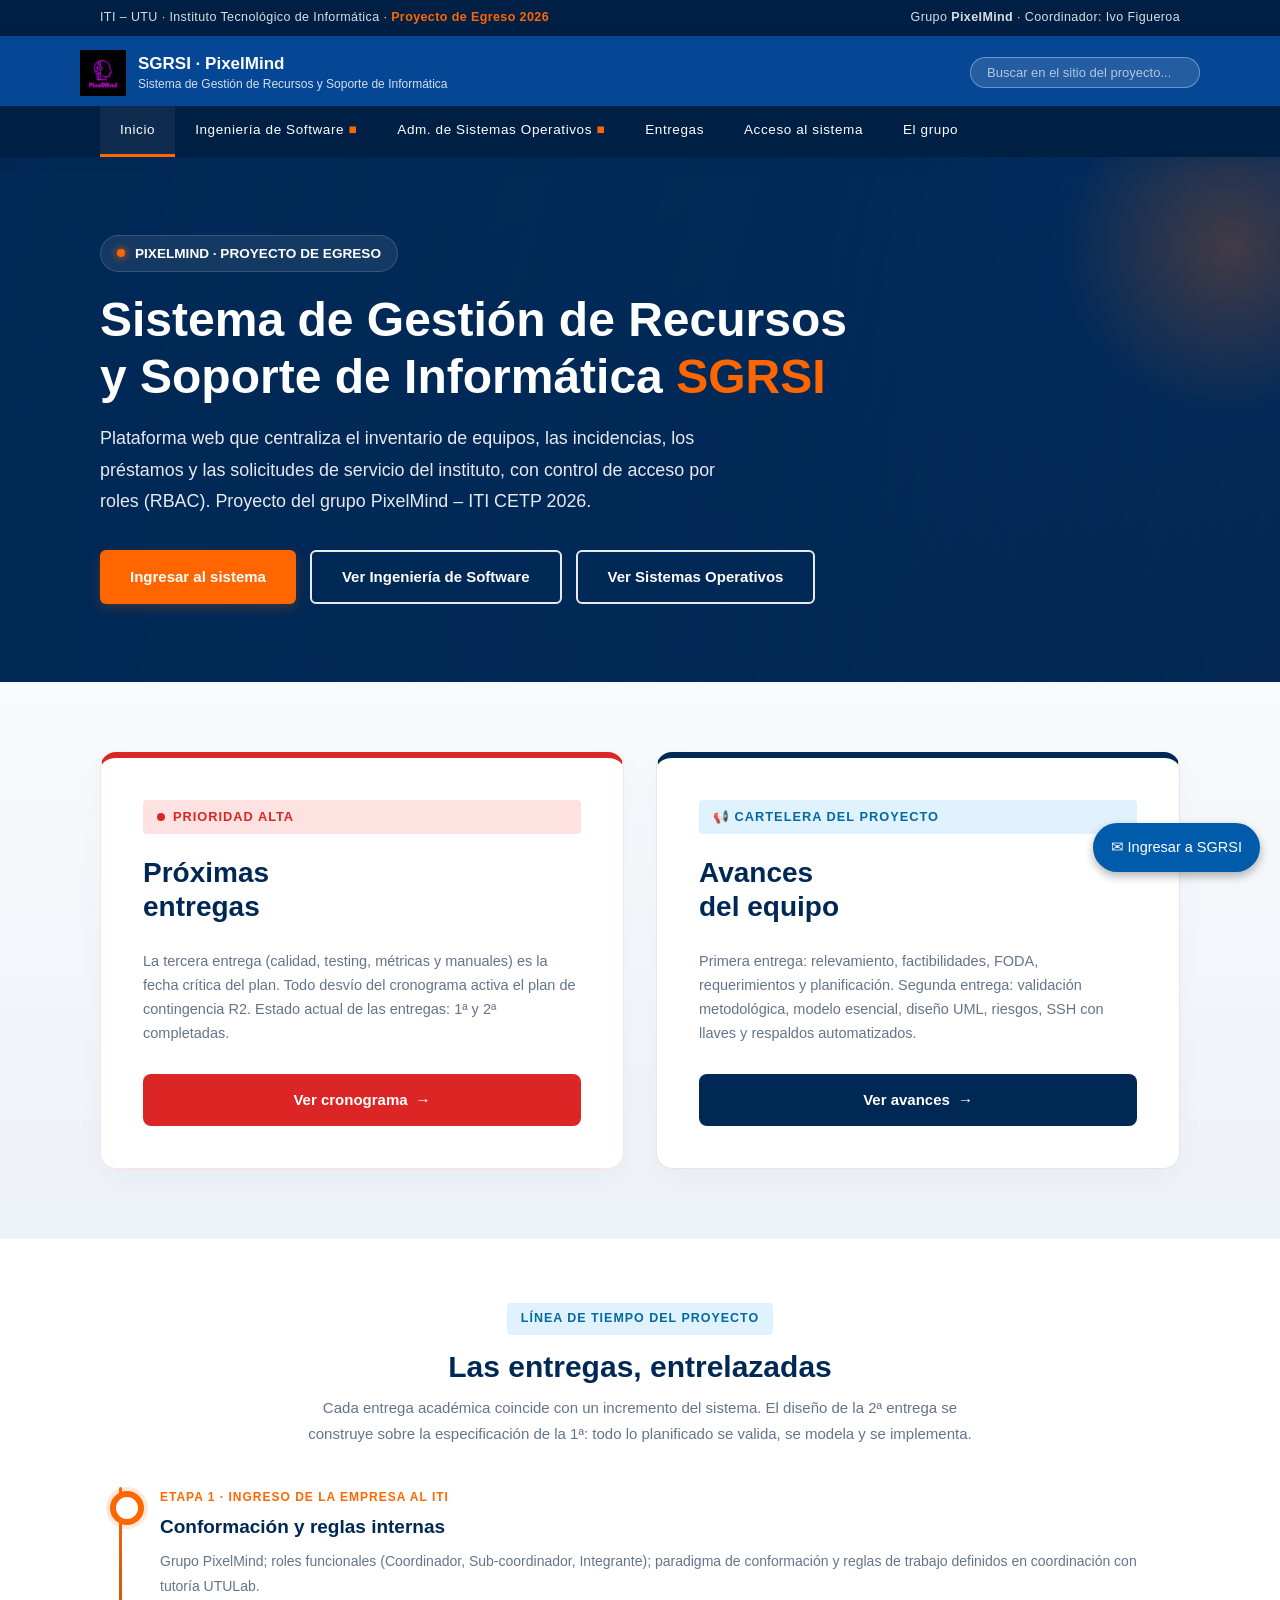
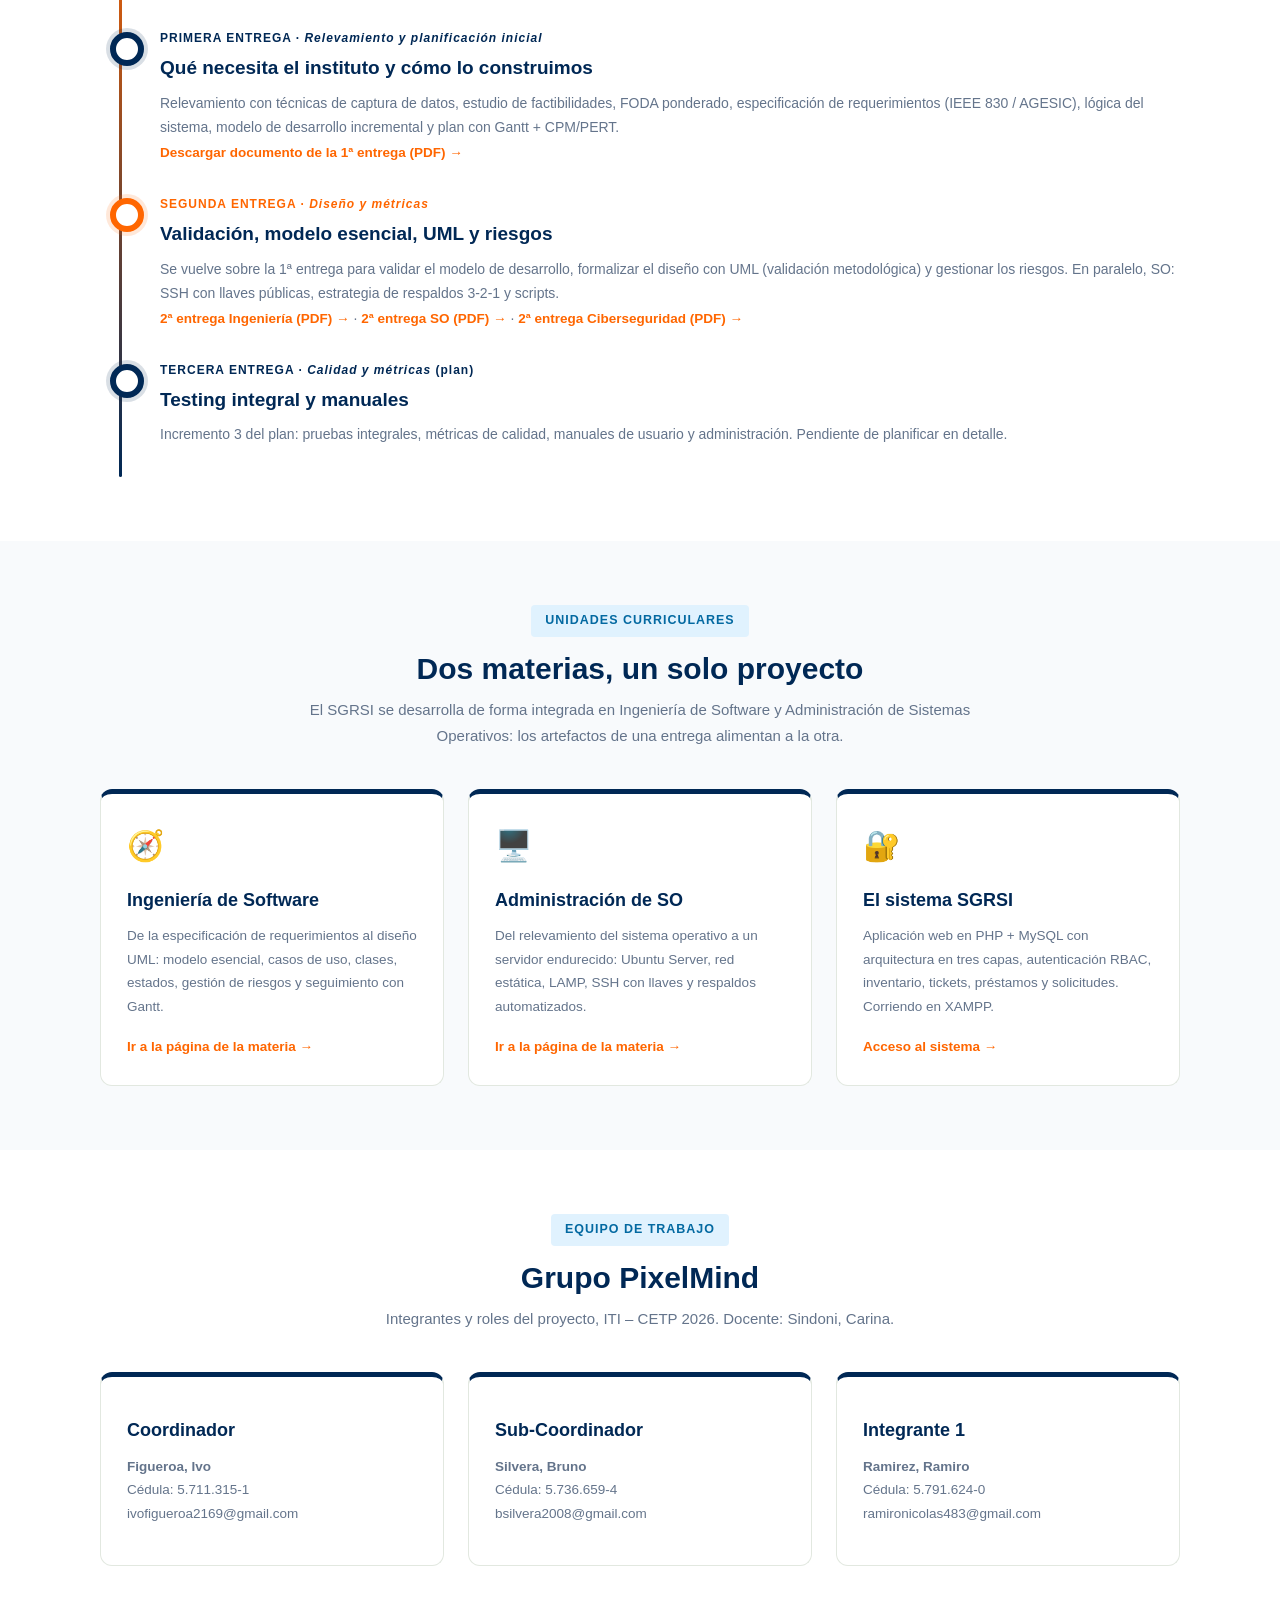
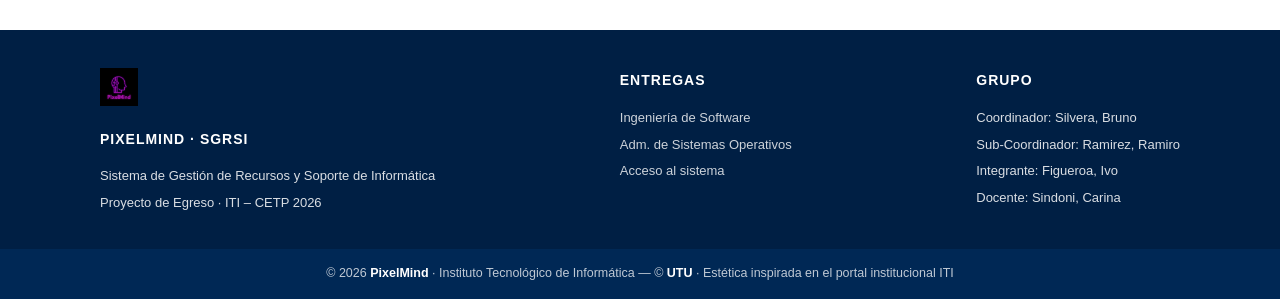
<file: docs/sitio/index.html>
<!DOCTYPE html>
<html lang="es">
<head>
<meta charset="UTF-8">
<meta name="viewport" content="width=device-width, initial-scale=1.0">
<title>Inicio - PixelMind | Proyecto SGRSI - ITI 2026</title>
<link rel="stylesheet" href="assets/estilo_sitio.css">
</head>
<body>

<!-- TOP BARRA -->
<div id="top-barra">
    <div class="cont">
        <span>ITI – UTU · Instituto Tecnológico de Informática · <b class="azienda">Proyecto de Egreso 2026</b></span>
        <span>Grupo <b>PixelMind</b> · Coordinador: Ivo Figueroa</span>
    </div>
</div>

<!-- HEADER -->
<header id="site-header">
    <div class="cont top-header">
        <div class="logo-wrap">
            <div class="brand">
                <img src="assets/pixelmind_logo.png" alt="Logo PixelMind">
                <div class="titles">
                    <b>SGRSI · PixelMind</b>
                    <span>Sistema de Gestión de Recursos y Soporte de Informática</span>
                </div>
            </div>
            <div class="buscar">
                <input type="search" placeholder="Buscar en el sitio del proyecto..." disabled>
            </div>
        </div>
    </div>
    <div id="nav-wrap">
        <div class="cont">
            <ul>
                <li><a href="index.html" class="activo">Inicio</a></li>
                <li><a href="ingenieria.html">Ingeniería de Software <span class="caret">■</span></a></li>
                <li><a href="sistemas.html">Adm. de Sistemas Operativos <span class="caret">■</span></a></li>
                <li><a href="#entregas">Entregas</a></li>
                <li><a href="acceso.html">Acceso al sistema</a></li>
                <li><a href="#grupo">El grupo</a></li>
            </ul>
        </div>
    </div>
</header>

<!-- HERO -->
<section class="iti-hero">
    <div class="cont">
        <div class="iti-hero-badge"><span class="iti-dot"></span> PIXELMIND · PROYECTO DE EGRESO</div>
        <h1>Sistema de Gestión de Recursos<br>y Soporte de Informática <span class="text-naranja">SGRSI</span></h1>
        <p class="lead">Plataforma web que centraliza el inventario de equipos, las incidencias, los préstamos y las solicitudes de servicio del instituto, con control de acceso por roles (RBAC). Proyecto del grupo PixelMind – ITI CETP 2026.</p>
        <div class="iti-hero-btns">
            <a href="acceso.html" class="btn-main">Ingresar al sistema</a>
            <a href="ingenieria.html" class="btn-sec">Ver Ingeniería de Software</a>
            <a href="sistemas.html" class="btn-sec">Ver Sistemas Operativos</a>
        </div>
    </div>
</section>

<!-- CARTELERAS 2 CAJAS -->
<section class="iti-news-section">
    <div class="cont">
        <div class="iti-news-grid">

            <div class="iti-box-urgent">
                <div class="iti-badge-status urgent"><span class="dot-urgent"></span> PRIORIDAD ALTA</div>
                <h2>Próximas<br>entregas</h2>
                <p>La tercera entrega (calidad, testing, métricas y manuales) es la fecha crítica del plan. Todo desvío del cronograma activa el plan de contingencia R2. Estado actual de las entregas: 1ª y 2ª completadas.</p>
                <a href="#entregas" class="btn-action-urgent">Ver cronograma <span class="arrow">→</span></a>
            </div>

            <div class="iti-box-general">
                <div class="iti-badge-status info">📢 CARTELERA DEL PROYECTO</div>
                <h2>Avances<br>del equipo</h2>
                <p>Primera entrega: relevamiento, factibilidades, FODA, requerimientos y planificación. Segunda entrega: validación metodológica, modelo esencial, diseño UML, riesgos, SSH con llaves y respaldos automatizados.</p>
                <a href="ingenieria.html" class="btn-action-general">Ver avances <span class="arrow">→</span></a>
            </div>

        </div>
    </div>
</section>

<!-- MÓDULOS -->
<section class="seccion">
    <div class="cont" id="entregas">
        <div class="encabezado-seccion">
            <div class="etiqueta">LÍNEA DE TIEMPO DEL PROYECTO</div>
            <h2>Las entregas, entrelazadas</h2>
            <p>Cada entrega académica coincide con un incremento del sistema. El diseño de la 2ª entrega se construye sobre la especificación de la 1ª: todo lo planificado se valida, se modela y se implementa.</p>
        </div>

        <ul class="timeline">
            <li>
                <div class="fecha">ETAPA 1 · INGRESO DE LA EMPRESA AL ITI</div>
                <h3>Conformación y reglas internas</h3>
                <p>Grupo PixelMind; roles funcionales (Coordinador, Sub-coordinador, Integrante); paradigma de conformación y reglas de trabajo definidos en coordinación con tutoría UTULab.</p>
            </li>
            <li class="e2">
                <div class="fecha">PRIMERA ENTREGA · <i>Relevamiento y planificación inicial</i></div>
                <h3>Qué necesita el instituto y cómo lo construimos</h3>
                <p>Relevamiento con técnicas de captura de datos, estudio de factibilidades, FODA ponderado, especificación de requerimientos (IEEE 830 / AGESIC), lógica del sistema, modelo de desarrollo incremental y plan con Gantt + CPM/PERT.</p>
                <p><a class="boton-link" href="../ingenieria/SGRSI_1raEntrega_IS.pdf">Descargar documento de la 1ª entrega (PDF) →</a></p>
            </li>
            <li>
                <div class="fecha">SEGUNDA ENTREGA · <i>Diseño y métricas</i></div>
                <h3>Validación, modelo esencial, UML y riesgos</h3>
                <p>Se vuelve sobre la 1ª entrega para validar el modelo de desarrollo, formalizar el diseño con UML (validación metodológica) y gestionar los riesgos. En paralelo, SO: SSH con llaves públicas, estrategia de respaldos 3-2-1 y scripts.</p>
                <p><a class="boton-link" href="../ingenieria/SGRSI_2daEntrega_PixelMind.pdf">2ª entrega Ingeniería (PDF) →</a> · <a class="boton-link" href="../sistemas_operativos/SGRSI_2daEntrega_SO_APA.pdf">2ª entrega SO (PDF) →</a> · <a class="boton-link" href="../ciberseguridad/PixelMind_2daEntrega%20ciberseguridad.pdf">2ª entrega Ciberseguridad (PDF) →</a></p>
            </li>
            <li class="e2">
                <div class="fecha">TERCERA ENTREGA · <i>Calidad y métricas</i> (plan)</div>
                <h3>Testing integral y manuales</h3>
                <p>Incremento 3 del plan: pruebas integrales, métricas de calidad, manuales de usuario y administración. Pendiente de planificar en detalle.</p>
            </li>
        </ul>
    </div>
</section>

<!-- TARJETAS ÁREAS -->
<section class="seccion seccion-gris">
    <div class="cont" id="areas">
        <div class="encabezado-seccion">
            <div class="etiqueta">UNIDADES CURRICULARES</div>
            <h2>Dos materias, un solo proyecto</h2>
            <p>El SGRSI se desarrolla de forma integrada en Ingeniería de Software y Administración de Sistemas Operativos: los artefactos de una entrega alimentan a la otra.</p>
        </div>
        <div class="grid-3">

            <div class="tarjeta">
                <div class="icono">🧭</div>
                <h3>Ingeniería de Software</h3>
                <p>De la especificación de requerimientos al diseño UML: modelo esencial, casos de uso, clases, estados, gestión de riesgos y seguimiento con Gantt.</p>
                <a class="boton-link" href="ingenieria.html">Ir a la página de la materia →</a>
            </div>

            <div class="tarjeta">
                <div class="icono">🖥️</div>
                <h3>Administración de SO</h3>
                <p>Del relevamiento del sistema operativo a un servidor endurecido: Ubuntu Server, red estática, LAMP, SSH con llaves y respaldos automatizados.</p>
                <a class="boton-link" href="sistemas.html">Ir a la página de la materia →</a>
            </div>

            <div class="tarjeta">
                <div class="icono">🔐</div>
                <h3>El sistema SGRSI</h3>
                <p>Aplicación web en PHP + MySQL con arquitectura en tres capas, autenticación RBAC, inventario, tickets, préstamos y solicitudes. Corriendo en XAMPP.</p>
                <a class="boton-link" href="acceso.html">Acceso al sistema →</a>
            </div>

        </div>
    </div>
</section>

<!-- GRUPO -->
<section class="seccion">
    <div class="cont" id="grupo">
        <div class="encabezado-seccion">
            <div class="etiqueta">EQUIPO DE TRABAJO</div>
            <h2>Grupo PixelMind</h2>
            <p>Integrantes y roles del proyecto, ITI – CETP 2026. Docente: Sindoni, Carina.</p>
        </div>
        <div class="grid-3">
            <div class="tarjeta">
                <h3>Coordinador</h3>
                <p><b>Figueroa, Ivo</b><br>Cédula: 5.711.315-1<br>ivofigueroa2169@gmail.com</p>
            </div>
            <div class="tarjeta">
                <h3>Sub-Coordinador</h3>
                <p><b>Silvera, Bruno</b><br>Cédula: 5.736.659-4<br>bsilvera2008@gmail.com</p>
            </div>
            <div class="tarjeta">
                <h3>Integrante 1</h3>
                <p><b>Ramirez, Ramiro</b><br>Cédula: 5.791.624-0<br>ramironicolas483@gmail.com</p>
            </div>
        </div>
    </div>
</section>

<!-- FOOTER -->
<footer id="site-footer">
    <div id="footer-principal">
        <div class="cont" style="display:flex;flex-wrap:wrap;gap:30px;justify-content:space-between;">
            <div>
                <img src="assets/pixelmind_logo.png" alt="PixelMind" style="height:38px;">
                <h4 style="margin-top:12px;">PixelMind · SGRSI</h4>
                <p>Sistema de Gestión de Recursos y Soporte de Informática</p>
                <p>Proyecto de Egreso · ITI – CETP 2026</p>
            </div>
            <div>
                <h4>Entregas</h4>
                <p><a href="ingenieria.html">Ingeniería de Software</a></p>
                <p><a href="sistemas.html">Adm. de Sistemas Operativos</a></p>
                <p><a href="acceso.html">Acceso al sistema</a></p>
            </div>
            <div>
                <h4>Grupo</h4>
                <p>Coordinador: Silvera, Bruno</p>
                <p>Sub-Coordinador: Ramirez, Ramiro</p>
                <p>Integrante: Figueroa, Ivo</p>
                <p>Docente: Sindoni, Carina</p>
            </div>
        </div>
    </div>
    <div id="footer-copy">
        <div class="cont">© 2026 <b>PixelMind</b> · Instituto Tecnológico de Informática — © <b>UTU</b> · Estética inspirada en el portal institucional ITI</div>
    </div>
</footer>

<a id="btn-flotante" href="acceso.html">✉ Ingresar a SGRSI</a>

</body>
</html>
</file>
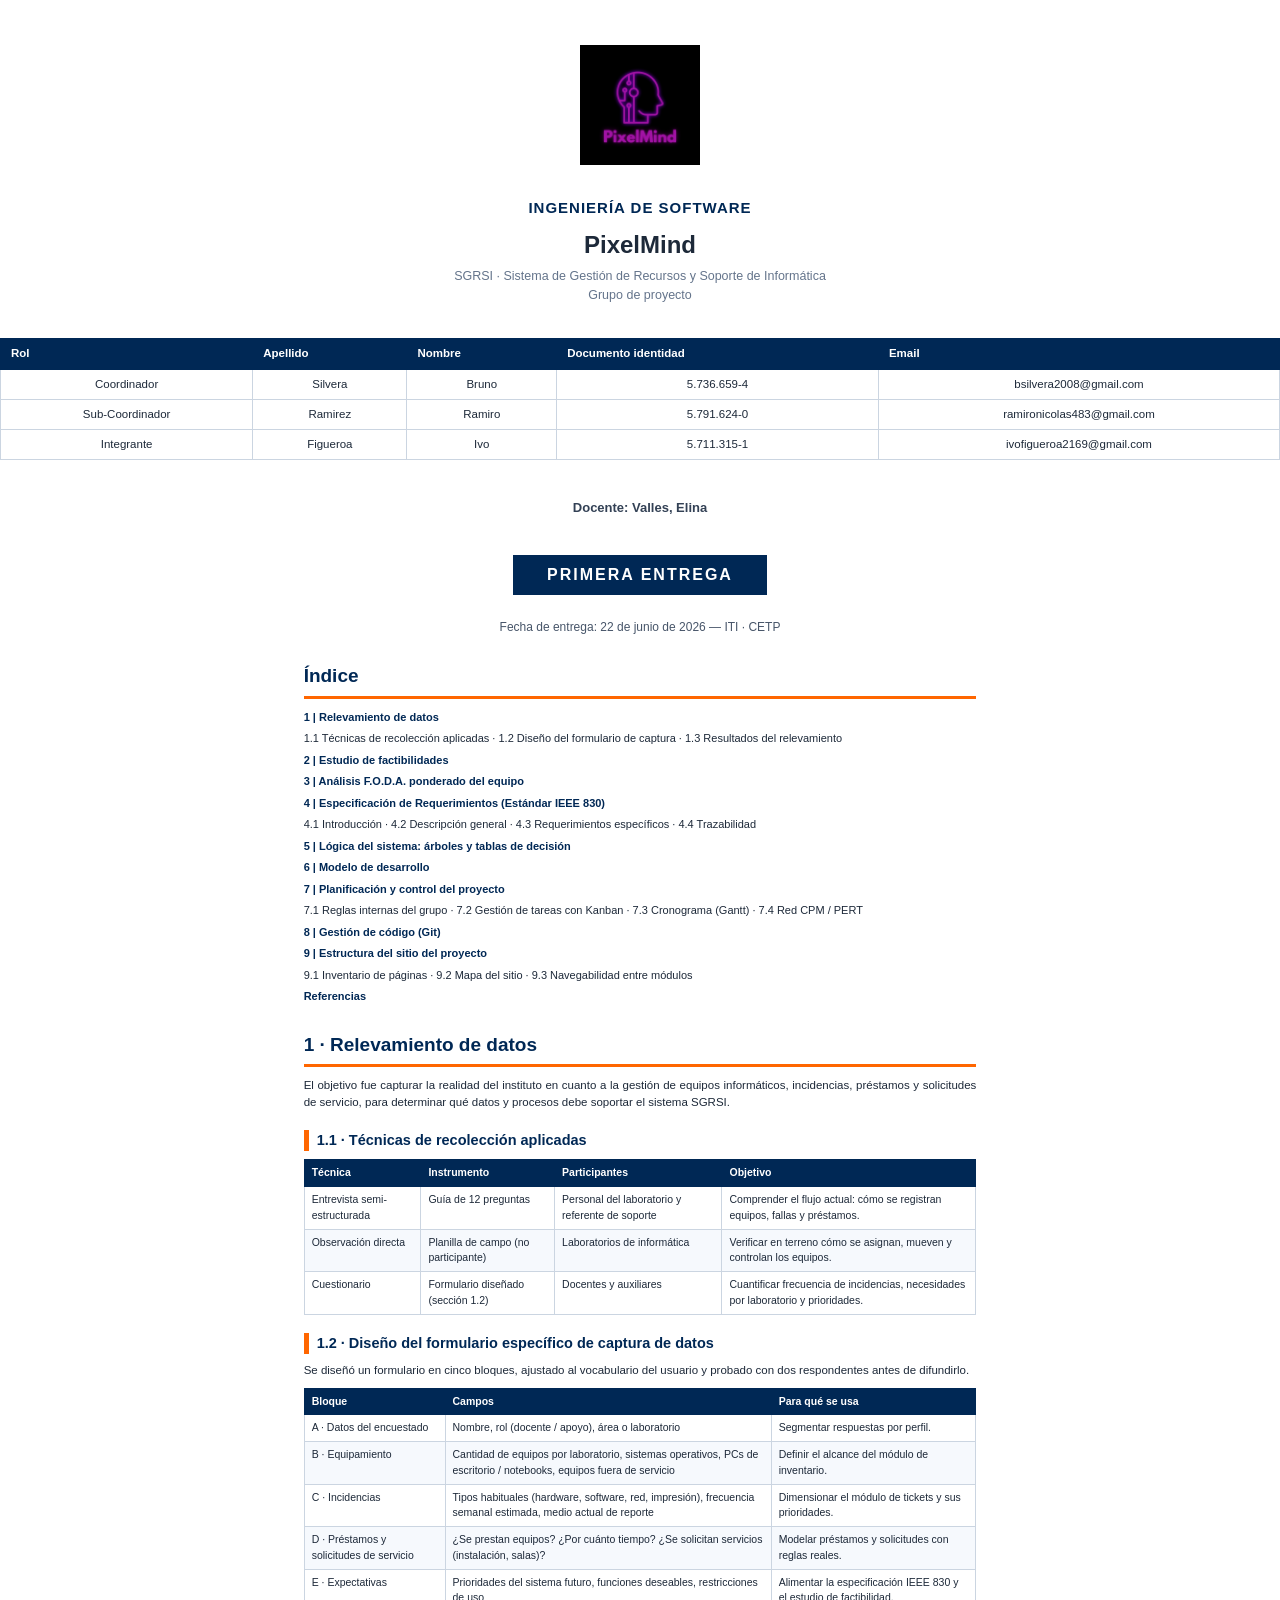
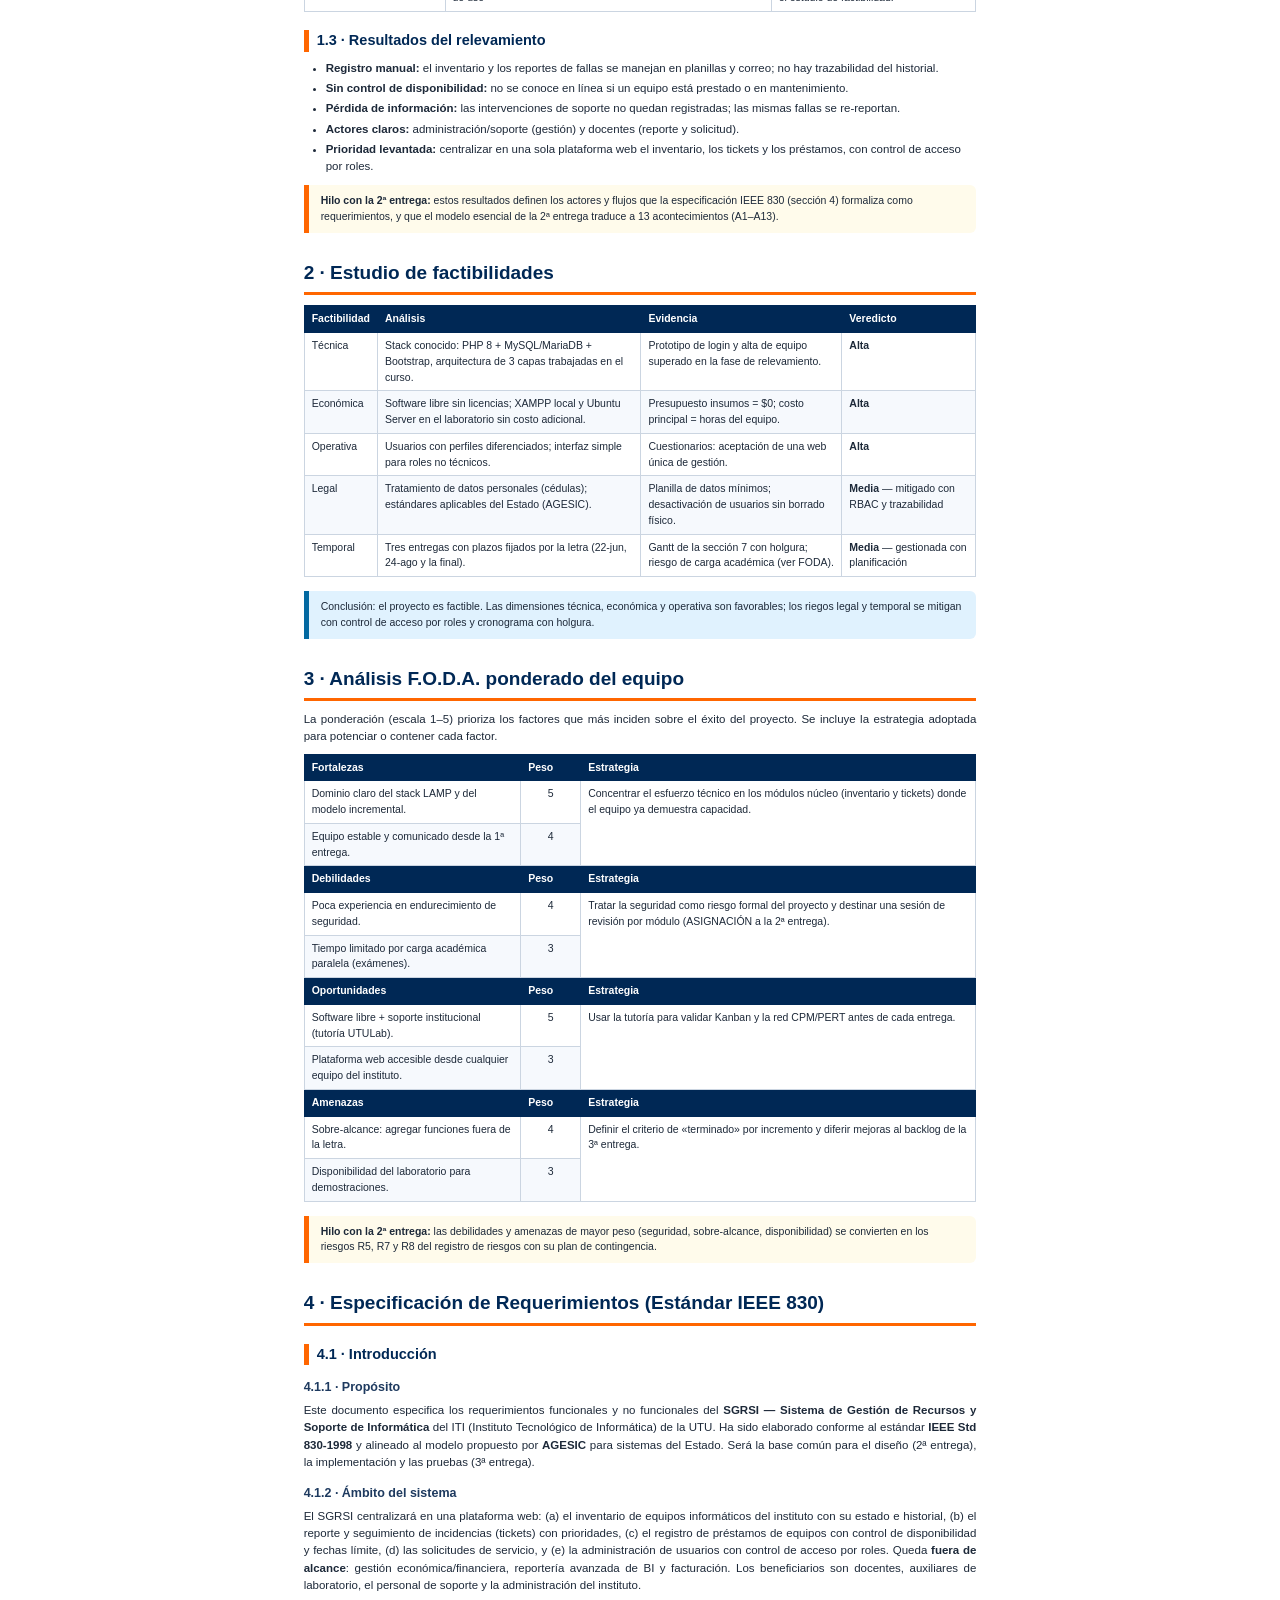
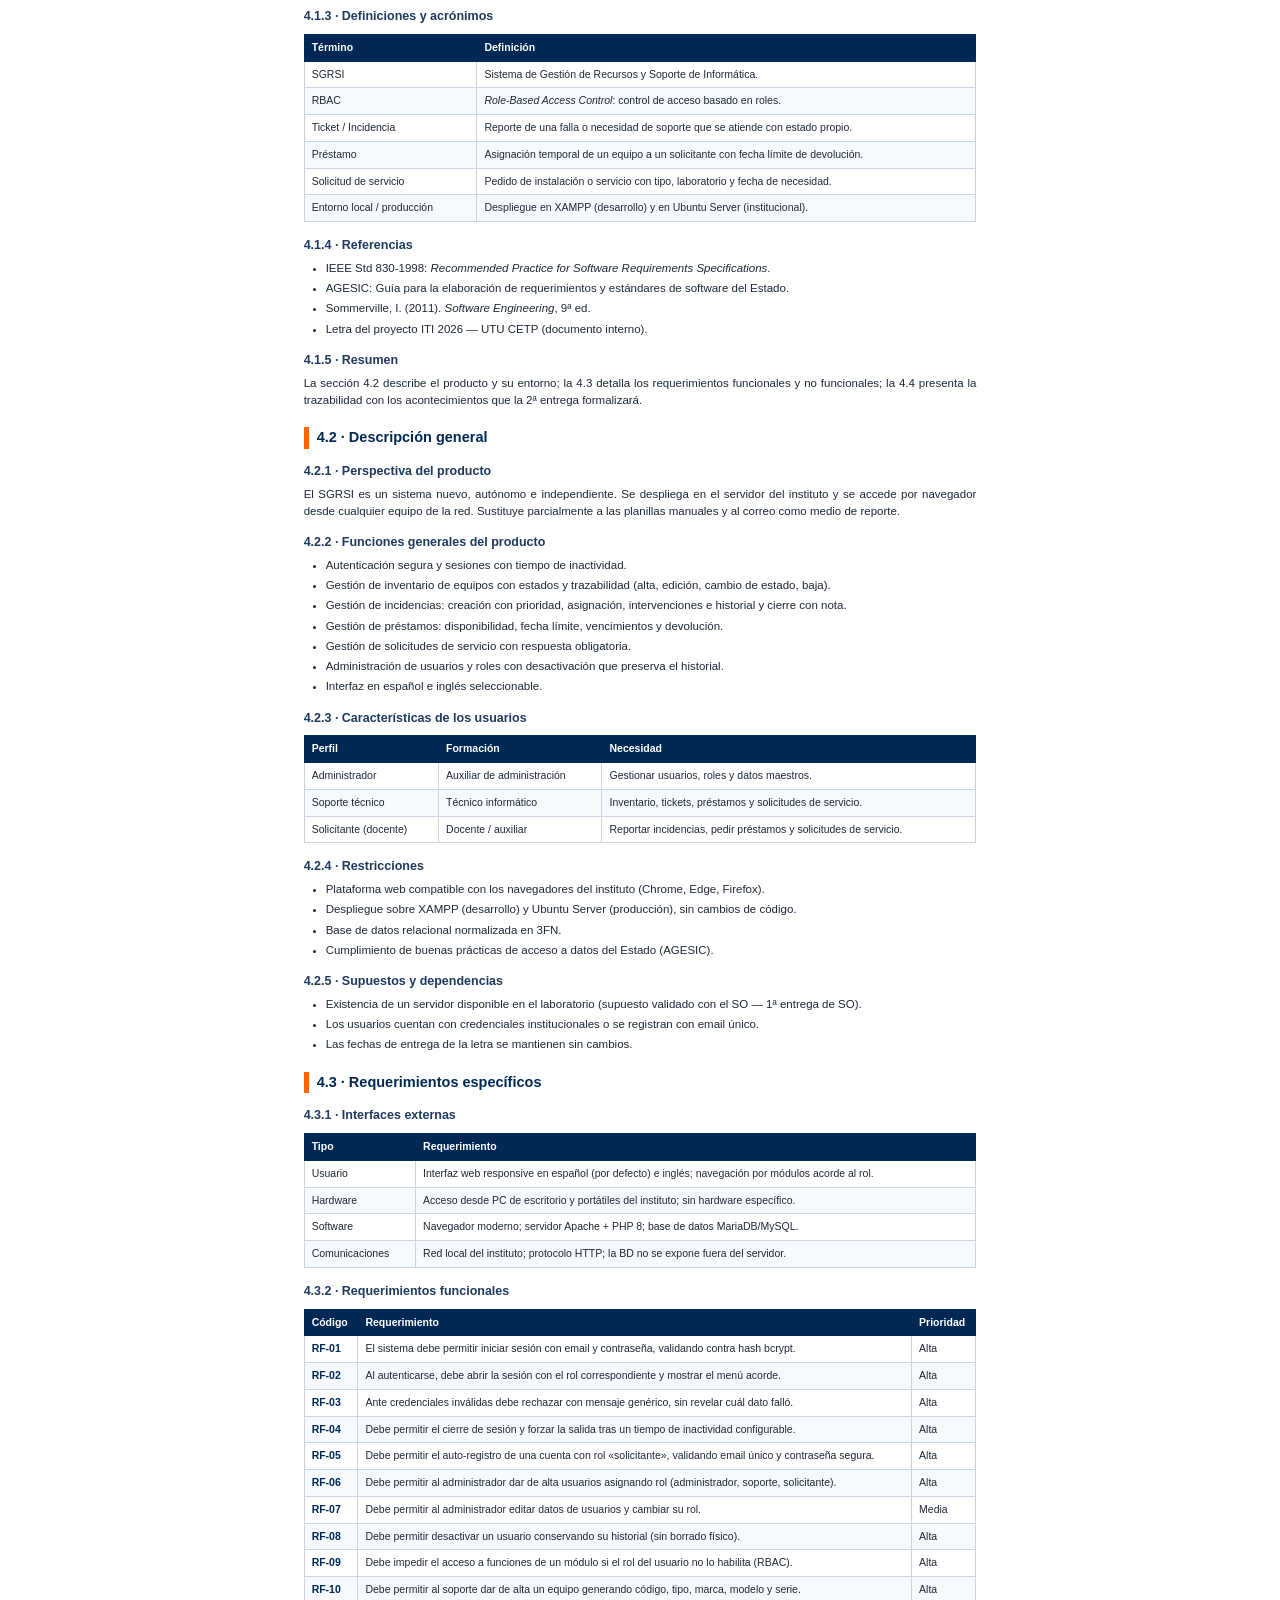
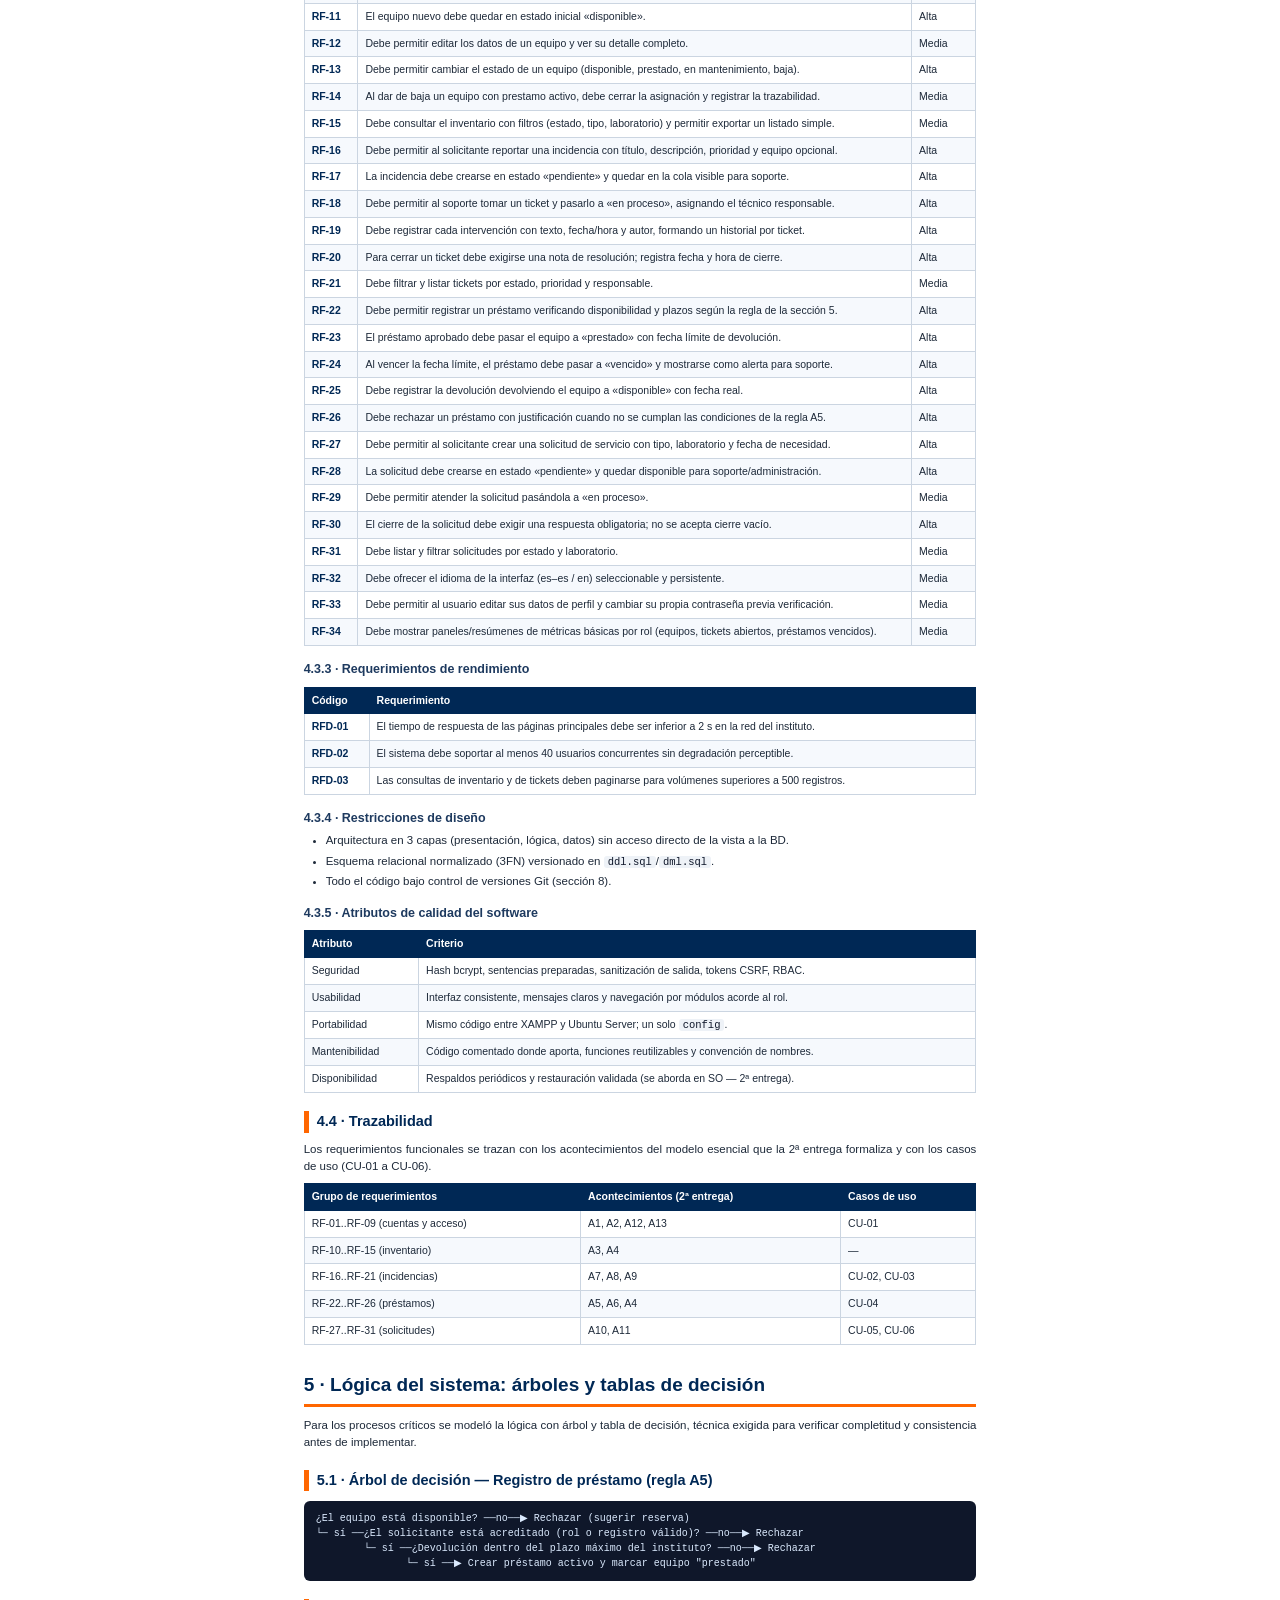
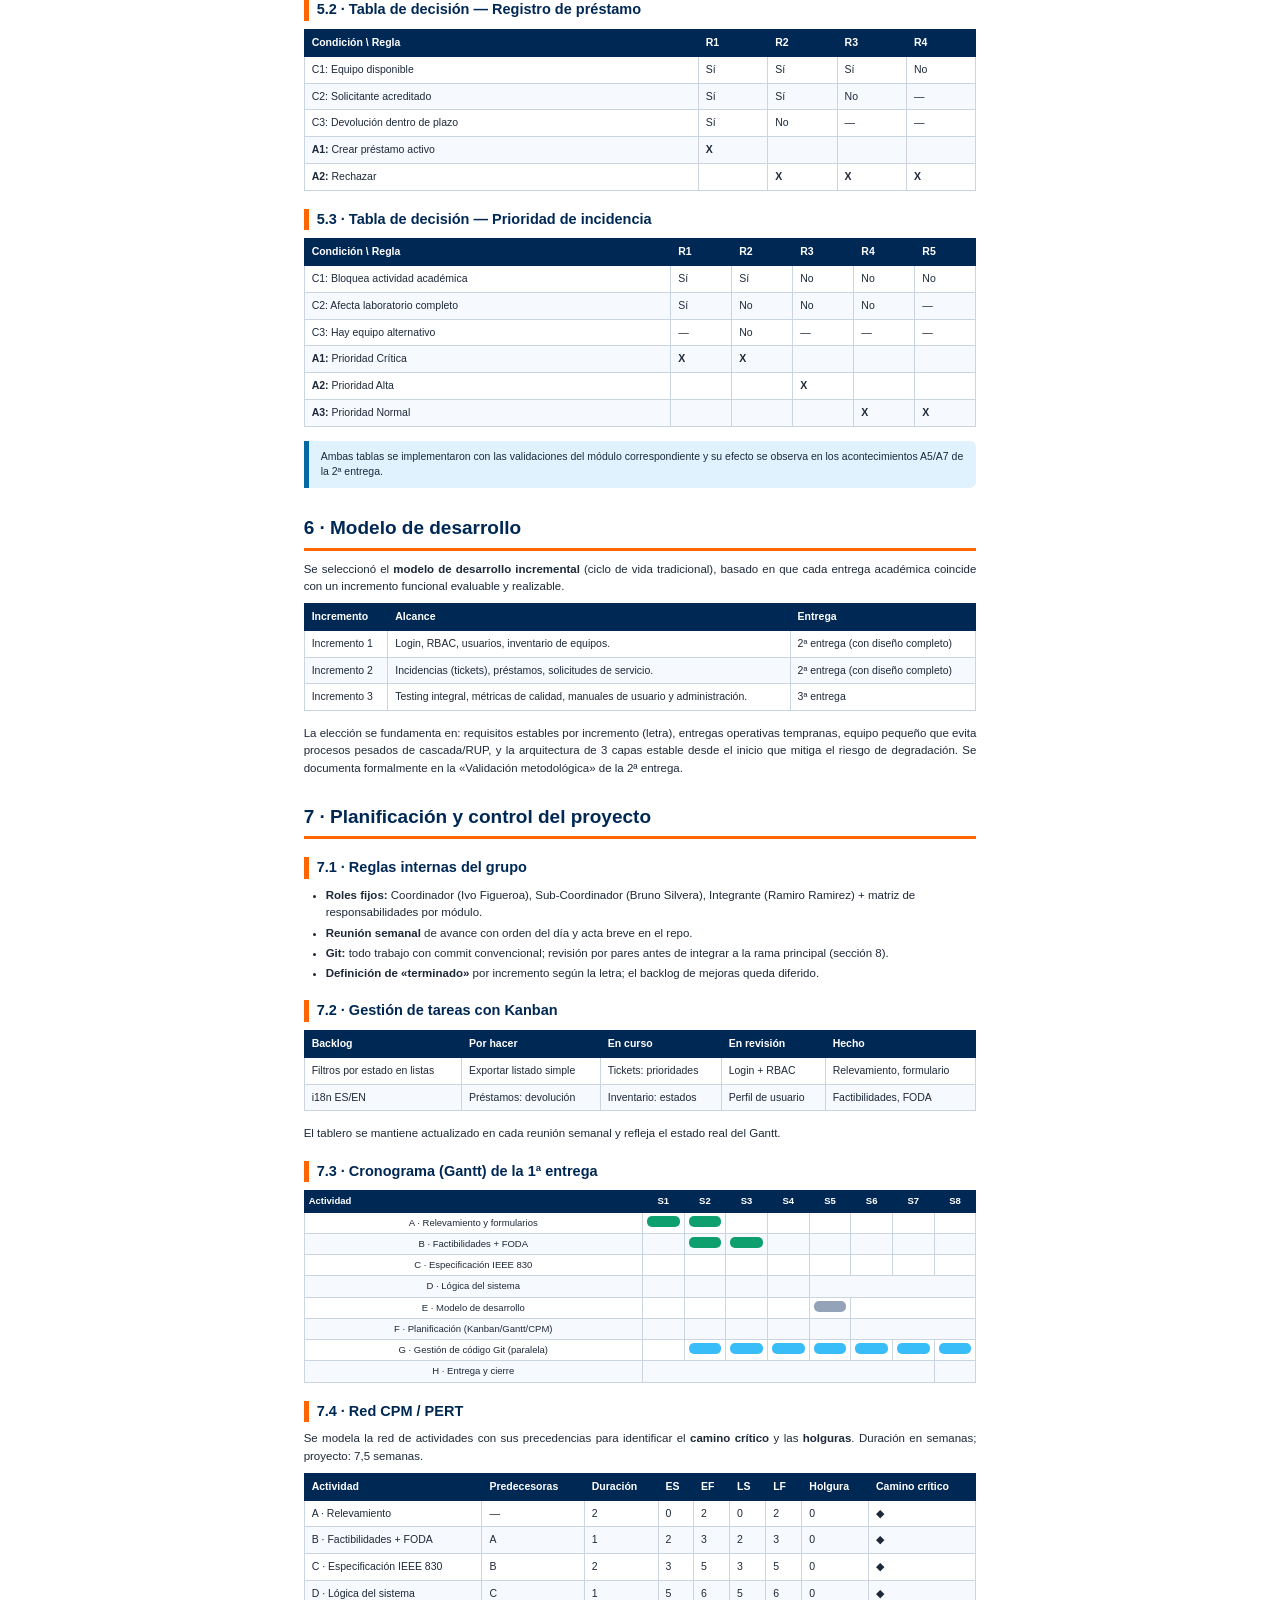
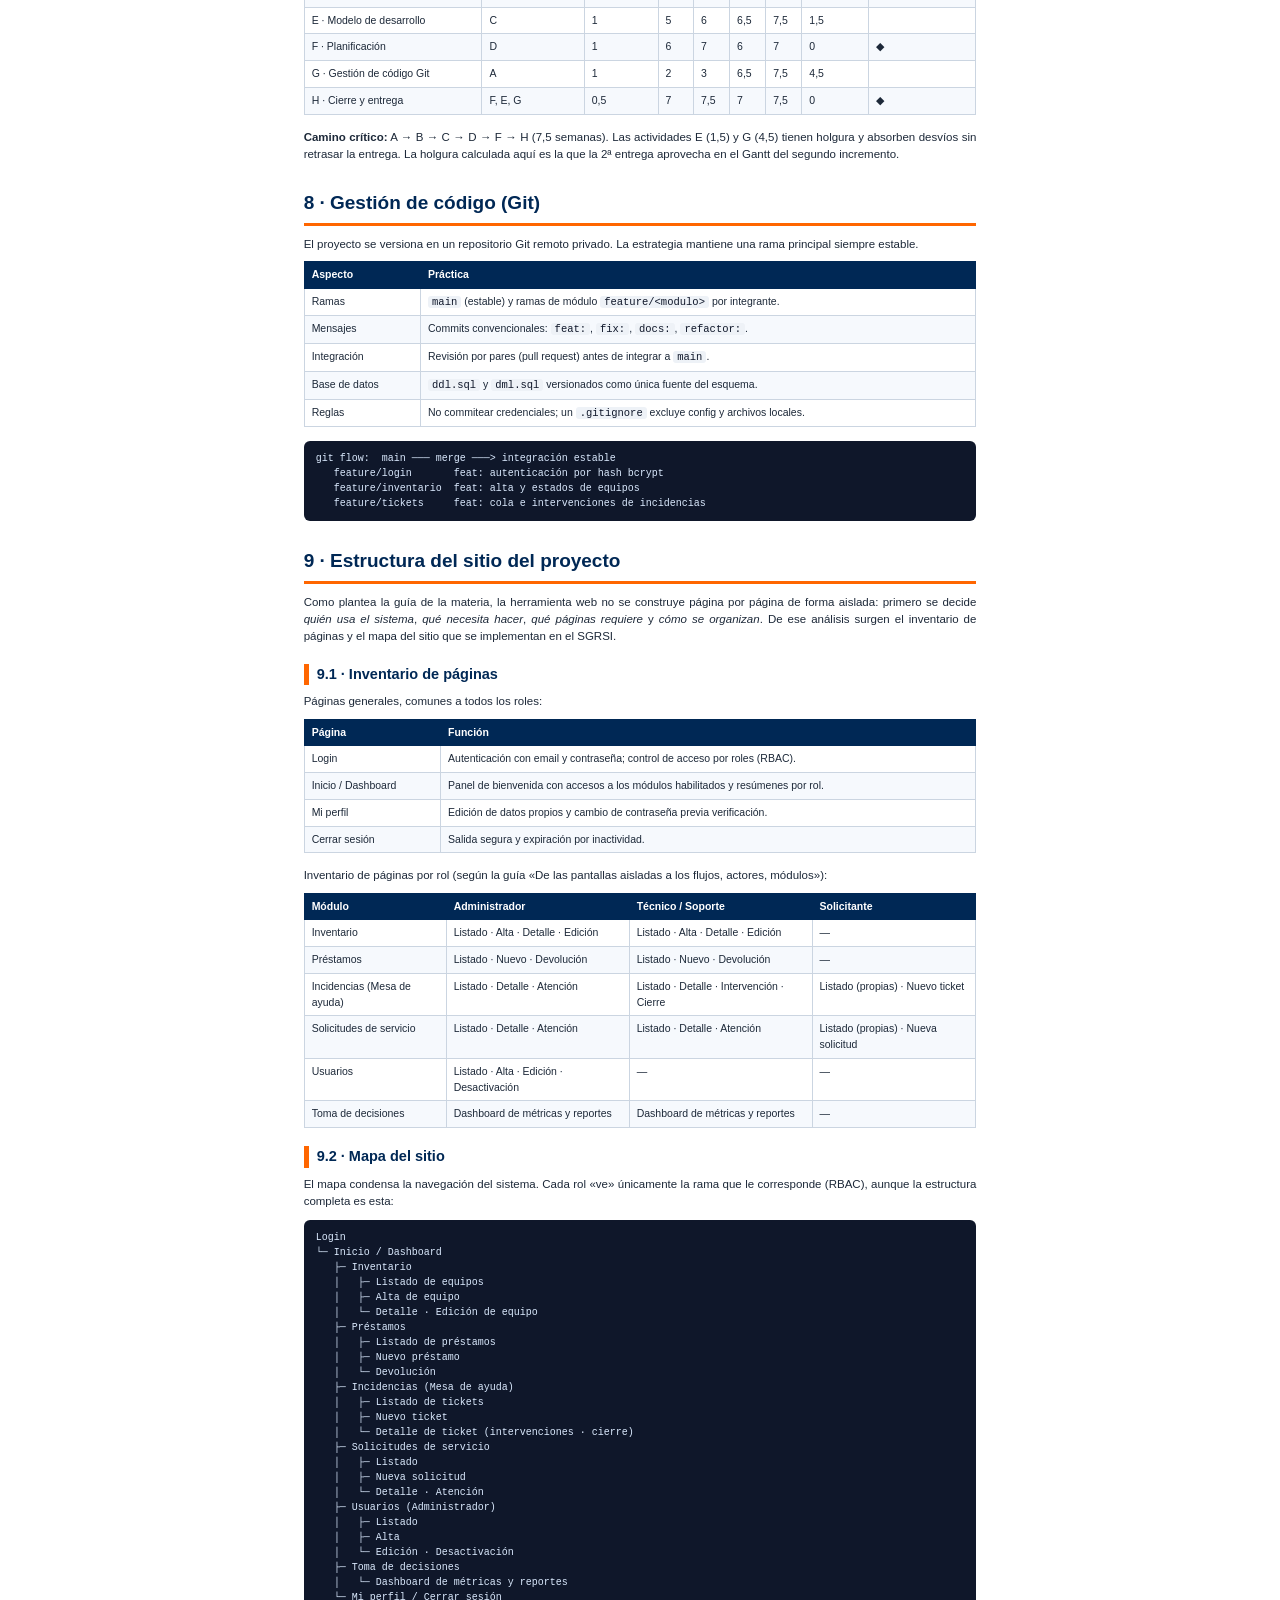
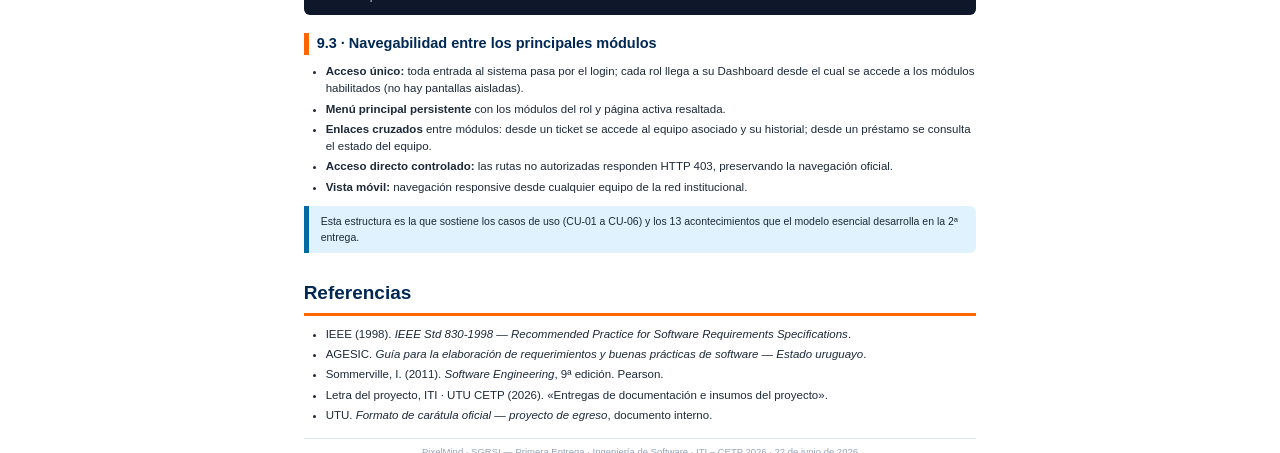
<file: docs/ingenieria/SGRSI_1raEntrega_IS.html>
<!DOCTYPE html>
<html lang="es">
<head>
<meta charset="UTF-8">
<title>SGRSI · Primera Entrega — Ingeniería de Software</title>
<style>
    @page { size: A4; margin: 14mm 13mm 16mm 13mm; }
    * { box-sizing: border-box; }
    body { font-family: "Segoe UI", Arial, sans-serif; color: #1d2939; font-size: 11.5px; line-height: 1.5; margin: 0; background: #fff; }
    .page-break { page-break-before: always; }

    /* ---------- CARÁTULA OFICIAL ---------- */
    .caratula { text-align: center; padding-top: 12mm; }
    .caratula .logo { height: 120px; margin-bottom: 6mm; }
    .caratula .uc { font-size: 15px; color: #002855; margin: 1mm 0 2mm; text-transform: uppercase; letter-spacing: 1px; font-weight: 600; }
    .caratula .proyecto { font-size: 24px; color: #1d2939; font-weight: 700; margin-bottom: 1mm; }
    .caratula .subtitulo { font-size: 12.5px; color: #64748b; margin-bottom: 9mm; }
    .caratula table { margin: 0 auto; border-collapse: collapse; min-width: 170mm; }
    .caratula th { background: #002855; color: #fff; padding: 6px 10px; font-size: 11.5px; border: 1px solid #002855; }
    .caratula td { border: 1px solid #cbd5e1; padding: 6px 10px; font-size: 11.5px; }
    .caratula .docente { margin-top: 10mm; font-size: 13px; font-weight: 600; color: #334155; }
    .caratula .entrega { display: inline-block; margin-top: 10mm; background: #002855; color: #fff; padding: 8px 34px; font-size: 16px; font-weight: 700; letter-spacing: 2px; }
    .caratula .fecha { margin-top: 6mm; font-size: 12px; color: #475569; }

    /* ---------- CUERPO ---------- */
    .cont { max-width: 178mm; margin: 0 auto; }
    h1 { font-size: 19px; color: #002855; border-bottom: 3px solid #ff6600; padding-bottom: 5px; margin: 26px 0 10px; }
    h2 { font-size: 14.5px; color: #002855; margin: 18px 0 8px; border-left: 5px solid #ff6600; padding-left: 8px; }
    h3 { font-size: 12.5px; color: #1e3a5f; margin: 13px 0 5px; }
    p { margin: 5px 0; text-align: justify; }
    table { border-collapse: collapse; width: 100%; margin: 8px 0 14px; font-size: 10.5px; }
    th { background: #002855; color: #fff; padding: 5px 7px; border: 1px solid #002855; text-align: left; }
    td { border: 1px solid #cbd5e1; padding: 5px 7px; vertical-align: top; }
    .even td { background: #f6f9fd; }
    ul, ol { margin: 4px 0 8px 22px; padding: 0; }
    li { margin: 3px 0; }
    code { background: #eef2f7; padding: 0 4px; border-radius: 3px; font-family: Consolas, monospace; font-size: 10.5px; color: #0f172a; }
    pre { background: #0f172a; color: #dbeafe; border-radius: 6px; padding: 10px 12px; font-family: Consolas, monospace; font-size: 10px; line-height: 1.5; overflow-x: auto; white-space: pre-wrap; }
    .nota { background: #e0f2fe; border-left: 5px solid #0369a1; padding: 8px 12px; margin: 10px 0; border-radius: 0 6px 6px 0; font-size: 10.5px; }
    .hilo { background: #fffbeb; border-left: 5px solid #ff6600; padding: 8px 12px; margin: 10px 0; border-radius: 0 6px 6px 0; font-size: 10.5px; }
    .cod { font-weight: 700; color: #002855; white-space: nowrap; }

    /* Gantt */
    .gantt td, .gantt th { padding: 3px 4px; font-size: 9.5px; text-align: center; }
    .gantt th:first-child { text-align: left; }
    .barra { height: 11px; border-radius: 5px; display: block; }
    .hecho { background: #0e9f6e; }
    .criti { background: #d97706; }
    .libre { background: #94a3b8; }
    .sub { background: #38bdf8; }

    .toc { font-size: 11px; }
    .toc b { color: #002855; }
    footer { text-align: center; font-size: 9.5px; color: #94a3b8; margin-top: 14px; border-top: 1px solid #e2e8f0; padding-top: 6px; }
</style>
</head>
<body>

<!-- ==================== CARÁTULA OFICIAL ==================== -->
<div class="caratula">
    <img class="logo" src="pixelmind_logo.png" alt="PixelMind">
    <div class="uc">Ingeniería de Software</div>
    <div class="proyecto">PixelMind</div>
    <div class="subtitulo">SGRSI · Sistema de Gestión de Recursos y Soporte de Informática<br>Grupo de proyecto</div>
    <table>
        <tr>
            <th>Rol</th>
            <th>Apellido</th>
            <th>Nombre</th>
            <th>Documento identidad</th>
            <th>Email</th>
        </tr>
        <tr>
            <td>Coordinador</td>
            <td>Silvera</td>
            <td>Bruno</td>
            <td>5.736.659-4</td>
            <td>bsilvera2008@gmail.com</td>
        </tr>
        <tr>
            <td>Sub-Coordinador</td>
            <td>Ramirez</td>
            <td>Ramiro</td>
            <td>5.791.624-0</td>
            <td>ramironicolas483@gmail.com</td>
        </tr>
        <tr>
            <td>Integrante</td>
            <td>Figueroa</td>
            <td>Ivo</td>
            <td>5.711.315-1</td>
            <td>ivofigueroa2169@gmail.com</td>
        </tr>
    </table>
    <div class="docente">Docente: Valles, Elina</div>
    <div class="entrega">PRIMERA ENTREGA</div>
    <div class="fecha">Fecha de entrega: 22 de junio de 2026 — ITI · CETP</div>
</div>

<div class="page-break"></div>

<!-- ==================== ÍNDICE ==================== -->
<div class="cont">
    <h1>Índice</h1>
    <div class="toc">
        <p><b>1 | Relevamiento de datos</b></p>
        <p>1.1 Técnicas de recolección aplicadas · 1.2 Diseño del formulario de captura · 1.3 Resultados del relevamiento</p>
        <p><b>2 | Estudio de factibilidades</b></p>
        <p><b>3 | Análisis F.O.D.A. ponderado del equipo</b></p>
        <p><b>4 | Especificación de Requerimientos (Estándar IEEE 830)</b></p>
        <p>4.1 Introducción · 4.2 Descripción general · 4.3 Requerimientos específicos · 4.4 Trazabilidad</p>
        <p><b>5 | Lógica del sistema: árboles y tablas de decisión</b></p>
        <p><b>6 | Modelo de desarrollo</b></p>
        <p><b>7 | Planificación y control del proyecto</b></p>
        <p>7.1 Reglas internas del grupo · 7.2 Gestión de tareas con Kanban · 7.3 Cronograma (Gantt) · 7.4 Red CPM / PERT</p>
        <p><b>8 | Gestión de código (Git)</b></p>
        <p><b>9 | Estructura del sitio del proyecto</b></p>
        <p>9.1 Inventario de páginas · 9.2 Mapa del sitio · 9.3 Navegabilidad entre módulos</p>
        <p><b>Referencias</b></p>
    </div>
</div>

<div class="page-break"></div>

<!-- ==================== 1 RELEVAMIENTO ==================== -->
<div class="cont">
    <h1>1 · Relevamiento de datos</h1>
    <p>El objetivo fue capturar la realidad del instituto en cuanto a la gestión de equipos informáticos, incidencias, préstamos y solicitudes de servicio, para determinar qué datos y procesos debe soportar el sistema SGRSI.</p>

    <h2>1.1 · Técnicas de recolección aplicadas</h2>
    <table>
        <tr><th>Técnica</th><th>Instrumento</th><th>Participantes</th><th>Objetivo</th></tr>
        <tr><td>Entrevista semi-estructurada</td><td>Guía de 12 preguntas</td><td>Personal del laboratorio y referente de soporte</td><td>Comprender el flujo actual: cómo se registran equipos, fallas y préstamos.</td></tr>
        <tr class="even"><td>Observación directa</td><td>Planilla de campo (no participante)</td><td>Laboratorios de informática</td><td>Verificar en terreno cómo se asignan, mueven y controlan los equipos.</td></tr>
        <tr><td>Cuestionario</td><td>Formulario diseñado (sección 1.2)</td><td>Docentes y auxiliares</td><td>Cuantificar frecuencia de incidencias, necesidades por laboratorio y prioridades.</td></tr>
    </table>

    <h2>1.2 · Diseño del formulario específico de captura de datos</h2>
    <p>Se diseñó un formulario en cinco bloques, ajustado al vocabulario del usuario y probado con dos respondentes antes de difundirlo.</p>
    <table>
        <tr><th>Bloque</th><th>Campos</th><th>Para qué se usa</th></tr>
        <tr><td>A · Datos del encuestado</td><td>Nombre, rol (docente / apoyo), área o laboratorio</td><td>Segmentar respuestas por perfil.</td></tr>
        <tr class="even"><td>B · Equipamiento</td><td>Cantidad de equipos por laboratorio, sistemas operativos, PCs de escritorio / notebooks, equipos fuera de servicio</td><td>Definir el alcance del módulo de inventario.</td></tr>
        <tr><td>C · Incidencias</td><td>Tipos habituales (hardware, software, red, impresión), frecuencia semanal estimada, medio actual de reporte</td><td>Dimensionar el módulo de tickets y sus prioridades.</td></tr>
        <tr class="even"><td>D · Préstamos y solicitudes de servicio</td><td>¿Se prestan equipos? ¿Por cuánto tiempo? ¿Se solicitan servicios (instalación, salas)?</td><td>Modelar préstamos y solicitudes con reglas reales.</td></tr>
        <tr><td>E · Expectativas</td><td>Prioridades del sistema futuro, funciones deseables, restricciones de uso</td><td>Alimentar la especificación IEEE 830 y el estudio de factibilidad.</td></tr>
    </table>

    <h2>1.3 · Resultados del relevamiento</h2>
    <ul>
        <li><b>Registro manual:</b> el inventario y los reportes de fallas se manejan en planillas y correo; no hay trazabilidad del historial.</li>
        <li><b>Sin control de disponibilidad:</b> no se conoce en línea si un equipo está prestado o en mantenimiento.</li>
        <li><b>Pérdida de información:</b> las intervenciones de soporte no quedan registradas; las mismas fallas se re-reportan.</li>
        <li><b>Actores claros:</b> administración/soporte (gestión) y docentes (reporte y solicitud).</li>
        <li><b>Prioridad levantada:</b> centralizar en una sola plataforma web el inventario, los tickets y los préstamos, con control de acceso por roles.</li>
    </ul>

    <div class="hilo"><b>Hilo con la 2ª entrega:</b> estos resultados definen los actores y flujos que la especificación IEEE 830 (sección 4) formaliza como requerimientos, y que el modelo esencial de la 2ª entrega traduce a 13 acontecimientos (A1–A13).</div>

    <!-- ==================== 2 FACTIBILIDAD ==================== -->
    <h1>2 · Estudio de factibilidades</h1>
    <table>
        <tr><th>Factibilidad</th><th>Análisis</th><th>Evidencia</th><th>Veredicto</th></tr>
        <tr><td>Técnica</td><td>Stack conocido: PHP 8 + MySQL/MariaDB + Bootstrap, arquitectura de 3 capas trabajadas en el curso.</td><td>Prototipo de login y alta de equipo superado en la fase de relevamiento.</td><td><b>Alta</b></td></tr>
        <tr class="even"><td>Económica</td><td>Software libre sin licencias; XAMPP local y Ubuntu Server en el laboratorio sin costo adicional.</td><td>Presupuesto insumos = $0; costo principal = horas del equipo.</td><td><b>Alta</b></td></tr>
        <tr><td>Operativa</td><td>Usuarios con perfiles diferenciados; interfaz simple para roles no técnicos.</td><td>Cuestionarios: aceptación de una web única de gestión.</td><td><b>Alta</b></td></tr>
        <tr class="even"><td>Legal</td><td>Tratamiento de datos personales (cédulas); estándares aplicables del Estado (AGESIC).</td><td>Planilla de datos mínimos; desactivación de usuarios sin borrado físico.</td><td><b>Media</b> — mitigado con RBAC y trazabilidad</td></tr>
        <tr><td>Temporal</td><td>Tres entregas con plazos fijados por la letra (22-jun, 24-ago y la final).</td><td>Gantt de la sección 7 con holgura; riesgo de carga académica (ver FODA).</td><td><b>Media</b> — gestionada con planificación</td></tr>
    </table>
    <div class="nota">Conclusión: el proyecto es factible. Las dimensiones técnica, económica y operativa son favorables; los riegos legal y temporal se mitigan con control de acceso por roles y cronograma con holgura.</div>

    <!-- ==================== 3 FODA ==================== -->
    <h1>3 · Análisis F.O.D.A. ponderado del equipo</h1>
    <p>La ponderación (escala 1–5) prioriza los factores que más inciden sobre el éxito del proyecto. Se incluye la estrategia adoptada para potenciar o contener cada factor.</p>
    <table>
        <tr><th>Fortalezas</th><th style="width:60px">Peso</th><th>Estrategia</th></tr>
        <tr><td>Dominio claro del stack LAMP y del modelo incremental.</td><td style="text-align:center">5</td><td rowspan="2">Concentrar el esfuerzo técnico en los módulos núcleo (inventario y tickets) donde el equipo ya demuestra capacidad.</td></tr>
        <tr class="even"><td>Equipo estable y comunicado desde la 1ª entrega.</td><td style="text-align:center">4</td></tr>
        <tr><th>Debilidades</th><th>Peso</th><th>Estrategia</th></tr>
        <tr><td>Poca experiencia en endurecimiento de seguridad.</td><td style="text-align:center">4</td><td rowspan="2">Tratar la seguridad como riesgo formal del proyecto y destinar una sesión de revisión por módulo (ASIGNACIÓN a la 2ª entrega).</td></tr>
        <tr class="even"><td>Tiempo limitado por carga académica paralela (exámenes).</td><td style="text-align:center">3</td></tr>
        <tr><th>Oportunidades</th><th>Peso</th><th>Estrategia</th></tr>
        <tr><td>Software libre + soporte institucional (tutoría UTULab).</td><td style="text-align:center">5</td><td rowspan="2">Usar la tutoría para validar Kanban y la red CPM/PERT antes de cada entrega.</td></tr>
        <tr class="even"><td>Plataforma web accesible desde cualquier equipo del instituto.</td><td style="text-align:center">3</td></tr>
        <tr><th>Amenazas</th><th>Peso</th><th>Estrategia</th></tr>
        <tr><td>Sobre-alcance: agregar funciones fuera de la letra.</td><td style="text-align:center">4</td><td rowspan="2">Definir el criterio de «terminado» por incremento y diferir mejoras al backlog de la 3ª entrega.</td></tr>
        <tr class="even"><td>Disponibilidad del laboratorio para demostraciones.</td><td style="text-align:center">3</td></tr>
    </table>
    <div class="hilo"><b>Hilo con la 2ª entrega:</b> las debilidades y amenazas de mayor peso (seguridad, sobre-alcance, disponibilidad) se convierten en los riesgos R5, R7 y R8 del registro de riesgos con su plan de contingencia.</div>

    <!-- ==================== 4 IEEE 830 ==================== -->
    <h1>4 · Especificación de Requerimientos (Estándar IEEE 830)</h1>

    <h2>4.1 · Introducción</h2>
    <h3>4.1.1 · Propósito</h3>
    <p>Este documento especifica los requerimientos funcionales y no funcionales del <b>SGRSI — Sistema de Gestión de Recursos y Soporte de Informática</b> del ITI (Instituto Tecnológico de Informática) de la UTU. Ha sido elaborado conforme al estándar <b>IEEE Std 830-1998</b> y alineado al modelo propuesto por <b>AGESIC</b> para sistemas del Estado. Será la base común para el diseño (2ª entrega), la implementación y las pruebas (3ª entrega).</p>
    <h3>4.1.2 · Ámbito del sistema</h3>
    <p>El SGRSI centralizará en una plataforma web: (a) el inventario de equipos informáticos del instituto con su estado e historial, (b) el reporte y seguimiento de incidencias (tickets) con prioridades, (c) el registro de préstamos de equipos con control de disponibilidad y fechas límite, (d) las solicitudes de servicio, y (e) la administración de usuarios con control de acceso por roles. Queda <b>fuera de alcance</b>: gestión económica/financiera, reportería avanzada de BI y facturación. Los beneficiarios son docentes, auxiliares de laboratorio, el personal de soporte y la administración del instituto.</p>
    <h3>4.1.3 · Definiciones y acrónimos</h3>
    <table>
        <tr><th>Término</th><th>Definición</th></tr>
        <tr><td>SGRSI</td><td>Sistema de Gestión de Recursos y Soporte de Informática.</td></tr>
        <tr class="even"><td>RBAC</td><td><i>Role-Based Access Control</i>: control de acceso basado en roles.</td></tr>
        <tr><td>Ticket / Incidencia</td><td>Reporte de una falla o necesidad de soporte que se atiende con estado propio.</td></tr>
        <tr class="even"><td>Préstamo</td><td>Asignación temporal de un equipo a un solicitante con fecha límite de devolución.</td></tr>
        <tr><td>Solicitud de servicio</td><td>Pedido de instalación o servicio con tipo, laboratorio y fecha de necesidad.</td></tr>
        <tr class="even"><td>Entorno local / producción</td><td>Despliegue en XAMPP (desarrollo) y en Ubuntu Server (institucional).</td></tr>
    </table>
    <h3>4.1.4 · Referencias</h3>
    <ul>
        <li>IEEE Std 830-1998: <i>Recommended Practice for Software Requirements Specifications</i>.</li>
        <li>AGESIC: Guía para la elaboración de requerimientos y estándares de software del Estado.</li>
        <li>Sommerville, I. (2011). <i>Software Engineering</i>, 9ª ed.</li>
        <li>Letra del proyecto ITI 2026 — UTU CETP (documento interno).</li>
    </ul>
    <h3>4.1.5 · Resumen</h3>
    <p>La sección 4.2 describe el producto y su entorno; la 4.3 detalla los requerimientos funcionales y no funcionales; la 4.4 presenta la trazabilidad con los acontecimientos que la 2ª entrega formalizará.</p>

    <h2>4.2 · Descripción general</h2>
    <h3>4.2.1 · Perspectiva del producto</h3>
    <p>El SGRSI es un sistema nuevo, autónomo e independiente. Se despliega en el servidor del instituto y se accede por navegador desde cualquier equipo de la red. Sustituye parcialmente a las planillas manuales y al correo como medio de reporte.</p>
    <h3>4.2.2 · Funciones generales del producto</h3>
    <ul>
        <li>Autenticación segura y sesiones con tiempo de inactividad.</li>
        <li>Gestión de inventario de equipos con estados y trazabilidad (alta, edición, cambio de estado, baja).</li>
        <li>Gestión de incidencias: creación con prioridad, asignación, intervenciones e historial y cierre con nota.</li>
        <li>Gestión de préstamos: disponibilidad, fecha límite, vencimientos y devolución.</li>
        <li>Gestión de solicitudes de servicio con respuesta obligatoria.</li>
        <li>Administración de usuarios y roles con desactivación que preserva el historial.</li>
        <li>Interfaz en español e inglés seleccionable.</li>
    </ul>
    <h3>4.2.3 · Características de los usuarios</h3>
    <table>
        <tr><th>Perfil</th><th>Formación</th><th>Necesidad</th></tr>
        <tr><td>Administrador</td><td>Auxiliar de administración</td><td>Gestionar usuarios, roles y datos maestros.</td></tr>
        <tr class="even"><td>Soporte técnico</td><td>Técnico informático</td><td>Inventario, tickets, préstamos y solicitudes de servicio.</td></tr>
        <tr><td>Solicitante (docente)</td><td>Docente / auxiliar</td><td>Reportar incidencias, pedir préstamos y solicitudes de servicio.</td></tr>
    </table>
    <h3>4.2.4 · Restricciones</h3>
    <ul>
        <li>Plataforma web compatible con los navegadores del instituto (Chrome, Edge, Firefox).</li>
        <li>Despliegue sobre XAMPP (desarrollo) y Ubuntu Server (producción), sin cambios de código.</li>
        <li>Base de datos relacional normalizada en 3FN.</li>
        <li>Cumplimiento de buenas prácticas de acceso a datos del Estado (AGESIC).</li>
    </ul>
    <h3>4.2.5 · Supuestos y dependencias</h3>
    <ul>
        <li>Existencia de un servidor disponible en el laboratorio (supuesto validado con el SO — 1ª entrega de SO).</li>
        <li>Los usuarios cuentan con credenciales institucionales o se registran con email único.</li>
        <li>Las fechas de entrega de la letra se mantienen sin cambios.</li>
    </ul>

    <h2>4.3 · Requerimientos específicos</h2>
    <h3>4.3.1 · Interfaces externas</h3>
    <table>
        <tr><th>Tipo</th><th>Requerimiento</th></tr>
        <tr><td>Usuario</td><td>Interfaz web responsive en español (por defecto) e inglés; navegación por módulos acorde al rol.</td></tr>
        <tr class="even"><td>Hardware</td><td>Acceso desde PC de escritorio y portátiles del instituto; sin hardware específico.</td></tr>
        <tr><td>Software</td><td>Navegador moderno; servidor Apache + PHP 8; base de datos MariaDB/MySQL.</td></tr>
        <tr class="even"><td>Comunicaciones</td><td>Red local del instituto; protocolo HTTP; la BD no se expone fuera del servidor.</td></tr>
    </table>

    <h3>4.3.2 · Requerimientos funcionales</h3>
    <table>
        <tr><th>Código</th><th>Requerimiento</th><th>Prioridad</th></tr>
        <tr><td class="cod">RF-01</td><td>El sistema debe permitir iniciar sesión con email y contraseña, validando contra hash bcrypt.</td><td>Alta</td></tr>
        <tr class="even"><td class="cod">RF-02</td><td>Al autenticarse, debe abrir la sesión con el rol correspondiente y mostrar el menú acorde.</td><td>Alta</td></tr>
        <tr><td class="cod">RF-03</td><td>Ante credenciales inválidas debe rechazar con mensaje genérico, sin revelar cuál dato falló.</td><td>Alta</td></tr>
        <tr class="even"><td class="cod">RF-04</td><td>Debe permitir el cierre de sesión y forzar la salida tras un tiempo de inactividad configurable.</td><td>Alta</td></tr>
        <tr><td class="cod">RF-05</td><td>Debe permitir el auto-registro de una cuenta con rol «solicitante», validando email único y contraseña segura.</td><td>Alta</td></tr>
        <tr class="even"><td class="cod">RF-06</td><td>Debe permitir al administrador dar de alta usuarios asignando rol (administrador, soporte, solicitante).</td><td>Alta</td></tr>
        <tr><td class="cod">RF-07</td><td>Debe permitir al administrador editar datos de usuarios y cambiar su rol.</td><td>Media</td></tr>
        <tr class="even"><td class="cod">RF-08</td><td>Debe permitir desactivar un usuario conservando su historial (sin borrado físico).</td><td>Alta</td></tr>
        <tr><td class="cod">RF-09</td><td>Debe impedir el acceso a funciones de un módulo si el rol del usuario no lo habilita (RBAC).</td><td>Alta</td></tr>
        <tr class="even"><td class="cod">RF-10</td><td>Debe permitir al soporte dar de alta un equipo generando código, tipo, marca, modelo y serie.</td><td>Alta</td></tr>
        <tr><td class="cod">RF-11</td><td>El equipo nuevo debe quedar en estado inicial «disponible».</td><td>Alta</td></tr>
        <tr class="even"><td class="cod">RF-12</td><td>Debe permitir editar los datos de un equipo y ver su detalle completo.</td><td>Media</td></tr>
        <tr><td class="cod">RF-13</td><td>Debe permitir cambiar el estado de un equipo (disponible, prestado, en mantenimiento, baja).</td><td>Alta</td></tr>
        <tr class="even"><td class="cod">RF-14</td><td>Al dar de baja un equipo con prestamo activo, debe cerrar la asignación y registrar la trazabilidad.</td><td>Media</td></tr>
        <tr><td class="cod">RF-15</td><td>Debe consultar el inventario con filtros (estado, tipo, laboratorio) y permitir exportar un listado simple.</td><td>Media</td></tr>
        <tr class="even"><td class="cod">RF-16</td><td>Debe permitir al solicitante reportar una incidencia con título, descripción, prioridad y equipo opcional.</td><td>Alta</td></tr>
        <tr><td class="cod">RF-17</td><td>La incidencia debe crearse en estado «pendiente» y quedar en la cola visible para soporte.</td><td>Alta</td></tr>
        <tr class="even"><td class="cod">RF-18</td><td>Debe permitir al soporte tomar un ticket y pasarlo a «en proceso», asignando el técnico responsable.</td><td>Alta</td></tr>
        <tr><td class="cod">RF-19</td><td>Debe registrar cada intervención con texto, fecha/hora y autor, formando un historial por ticket.</td><td>Alta</td></tr>
        <tr class="even"><td class="cod">RF-20</td><td>Para cerrar un ticket debe exigirse una nota de resolución; registra fecha y hora de cierre.</td><td>Alta</td></tr>
        <tr><td class="cod">RF-21</td><td>Debe filtrar y listar tickets por estado, prioridad y responsable.</td><td>Media</td></tr>
        <tr class="even"><td class="cod">RF-22</td><td>Debe permitir registrar un préstamo verificando disponibilidad y plazos según la regla de la sección 5.</td><td>Alta</td></tr>
        <tr><td class="cod">RF-23</td><td>El préstamo aprobado debe pasar el equipo a «prestado» con fecha límite de devolución.</td><td>Alta</td></tr>
        <tr class="even"><td class="cod">RF-24</td><td>Al vencer la fecha límite, el préstamo debe pasar a «vencido» y mostrarse como alerta para soporte.</td><td>Alta</td></tr>
        <tr><td class="cod">RF-25</td><td>Debe registrar la devolución devolviendo el equipo a «disponible» con fecha real.</td><td>Alta</td></tr>
        <tr class="even"><td class="cod">RF-26</td><td>Debe rechazar un préstamo con justificación cuando no se cumplan las condiciones de la regla A5.</td><td>Alta</td></tr>
        <tr><td class="cod">RF-27</td><td>Debe permitir al solicitante crear una solicitud de servicio con tipo, laboratorio y fecha de necesidad.</td><td>Alta</td></tr>
        <tr class="even"><td class="cod">RF-28</td><td>La solicitud debe crearse en estado «pendiente» y quedar disponible para soporte/administración.</td><td>Alta</td></tr>
        <tr><td class="cod">RF-29</td><td>Debe permitir atender la solicitud pasándola a «en proceso».</td><td>Media</td></tr>
        <tr class="even"><td class="cod">RF-30</td><td>El cierre de la solicitud debe exigir una respuesta obligatoria; no se acepta cierre vacío.</td><td>Alta</td></tr>
        <tr><td class="cod">RF-31</td><td>Debe listar y filtrar solicitudes por estado y laboratorio.</td><td>Media</td></tr>
        <tr class="even"><td class="cod">RF-32</td><td>Debe ofrecer el idioma de la interfaz (es–es / en) seleccionable y persistente.</td><td>Media</td></tr>
        <tr><td class="cod">RF-33</td><td>Debe permitir al usuario editar sus datos de perfil y cambiar su propia contraseña previa verificación.</td><td>Media</td></tr>
        <tr class="even"><td class="cod">RF-34</td><td>Debe mostrar paneles/resúmenes de métricas básicas por rol (equipos, tickets abiertos, préstamos vencidos).</td><td>Media</td></tr>
    </table>

    <h3>4.3.3 · Requerimientos de rendimiento</h3>
    <table>
        <tr><th>Código</th><th>Requerimiento</th></tr>
        <tr><td class="cod">RFD-01</td><td>El tiempo de respuesta de las páginas principales debe ser inferior a 2 s en la red del instituto.</td></tr>
        <tr class="even"><td class="cod">RFD-02</td><td>El sistema debe soportar al menos 40 usuarios concurrentes sin degradación perceptible.</td></tr>
        <tr><td class="cod">RFD-03</td><td>Las consultas de inventario y de tickets deben paginarse para volúmenes superiores a 500 registros.</td></tr>
    </table>

    <h3>4.3.4 · Restricciones de diseño</h3>
    <ul>
        <li>Arquitectura en 3 capas (presentación, lógica, datos) sin acceso directo de la vista a la BD.</li>
        <li>Esquema relacional normalizado (3FN) versionado en <code>ddl.sql</code>/<code>dml.sql</code>.</li>
        <li>Todo el código bajo control de versiones Git (sección 8).</li>
    </ul>

    <h3>4.3.5 · Atributos de calidad del software</h3>
    <table>
        <tr><th>Atributo</th><th>Criterio</th></tr>
        <tr><td>Seguridad</td><td>Hash bcrypt, sentencias preparadas, sanitización de salida, tokens CSRF, RBAC.</td></tr>
        <tr class="even"><td>Usabilidad</td><td>Interfaz consistente, mensajes claros y navegación por módulos acorde al rol.</td></tr>
        <tr><td>Portabilidad</td><td>Mismo código entre XAMPP y Ubuntu Server; un solo <code>config</code>.</td></tr>
        <tr class="even"><td>Mantenibilidad</td><td>Código comentado donde aporta, funciones reutilizables y convención de nombres.</td></tr>
        <tr><td>Disponibilidad</td><td>Respaldos periódicos y restauración validada (se aborda en SO — 2ª entrega).</td></tr>
    </table>

    <h2>4.4 · Trazabilidad</h2>
    <p>Los requerimientos funcionales se trazan con los acontecimientos del modelo esencial que la 2ª entrega formaliza y con los casos de uso (CU-01 a CU-06).</p>
    <table>
        <tr><th>Grupo de requerimientos</th><th>Acontecimientos (2ª entrega)</th><th>Casos de uso</th></tr>
        <tr><td>RF-01..RF-09 (cuentas y acceso)</td><td>A1, A2, A12, A13</td><td>CU-01</td></tr>
        <tr class="even"><td>RF-10..RF-15 (inventario)</td><td>A3, A4</td><td>—</td></tr>
        <tr><td>RF-16..RF-21 (incidencias)</td><td>A7, A8, A9</td><td>CU-02, CU-03</td></tr>
        <tr class="even"><td>RF-22..RF-26 (préstamos)</td><td>A5, A6, A4</td><td>CU-04</td></tr>
        <tr><td>RF-27..RF-31 (solicitudes)</td><td>A10, A11</td><td>CU-05, CU-06</td></tr>
    </table>
</div>

<div class="page-break"></div>

<!-- ==================== 5 LÓGICA ==================== -->
<div class="cont">
    <h1>5 · Lógica del sistema: árboles y tablas de decisión</h1>
    <p>Para los procesos críticos se modeló la lógica con árbol y tabla de decisión, técnica exigida para verificar completitud y consistencia antes de implementar.</p>

    <h2>5.1 · Árbol de decisión — Registro de préstamo (regla A5)</h2>
    <pre>¿El equipo está disponible? ──no──▶ Rechazar (sugerir reserva)
└─ sí ──¿El solicitante está acreditado (rol o registro válido)? ──no──▶ Rechazar
        └─ sí ──¿Devolución dentro del plazo máximo del instituto? ──no──▶ Rechazar
               └─ sí ──▶ Crear préstamo activo y marcar equipo "prestado"</pre>

    <h2>5.2 · Tabla de decisión — Registro de préstamo</h2>
    <table>
        <tr><th>Condición \ Regla</th><th>R1</th><th>R2</th><th>R3</th><th>R4</th></tr>
        <tr><td>C1: Equipo disponible</td><td>Sí</td><td>Sí</td><td>Sí</td><td>No</td></tr>
        <tr class="even"><td>C2: Solicitante acreditado</td><td>Sí</td><td>Sí</td><td>No</td><td>—</td></tr>
        <tr><td>C3: Devolución dentro de plazo</td><td>Sí</td><td>No</td><td>—</td><td>—</td></tr>
        <tr class="even"><td><b>A1:</b> Crear préstamo activo</td><td><b>X</b></td><td></td><td></td><td></td></tr>
        <tr><td><b>A2:</b> Rechazar</td><td></td><td><b>X</b></td><td><b>X</b></td><td><b>X</b></td></tr>
    </table>

    <h2>5.3 · Tabla de decisión — Prioridad de incidencia</h2>
    <table>
        <tr><th>Condición \ Regla</th><th>R1</th><th>R2</th><th>R3</th><th>R4</th><th>R5</th></tr>
        <tr><td>C1: Bloquea actividad académica</td><td>Sí</td><td>Sí</td><td>No</td><td>No</td><td>No</td></tr>
        <tr class="even"><td>C2: Afecta laboratorio completo</td><td>Sí</td><td>No</td><td>No</td><td>No</td><td>—</td></tr>
        <tr><td>C3: Hay equipo alternativo</td><td>—</td><td>No</td><td>—</td><td>—</td><td>—</td></tr>
        <tr class="even"><td><b>A1:</b> Prioridad Crítica</td><td><b>X</b></td><td><b>X</b></td><td></td><td></td><td></td></tr>
        <tr><td><b>A2:</b> Prioridad Alta</td><td></td><td></td><td><b>X</b></td><td></td><td></td></tr>
        <tr class="even"><td><b>A3:</b> Prioridad Normal</td><td></td><td></td><td></td><td><b>X</b></td><td><b>X</b></td></tr>
    </table>
    <div class="nota">Ambas tablas se implementaron con las validaciones del módulo correspondiente y su efecto se observa en los acontecimientos A5/A7 de la 2ª entrega.</div>

    <h1>6 · Modelo de desarrollo</h1>
    <p>Se seleccionó el <b>modelo de desarrollo incremental</b> (ciclo de vida tradicional), basado en que cada entrega académica coincide con un incremento funcional evaluable y realizable.</p>
    <table>
        <tr><th>Incremento</th><th>Alcance</th><th>Entrega</th></tr>
        <tr><td>Incremento 1</td><td>Login, RBAC, usuarios, inventario de equipos.</td><td>2ª entrega (con diseño completo)</td></tr>
        <tr class="even"><td>Incremento 2</td><td>Incidencias (tickets), préstamos, solicitudes de servicio.</td><td>2ª entrega (con diseño completo)</td></tr>
        <tr><td>Incremento 3</td><td>Testing integral, métricas de calidad, manuales de usuario y administración.</td><td>3ª entrega</td></tr>
    </table>
    <p>La elección se fundamenta en: requisitos estables por incremento (letra), entregas operativas tempranas, equipo pequeño que evita procesos pesados de cascada/RUP, y la arquitectura de 3 capas estable desde el inicio que mitiga el riesgo de degradación. Se documenta formalmente en la «Validación metodológica» de la 2ª entrega.</p>
</div>

<div class="page-break"></div>

<!-- ==================== 7 PLANIFICACIÓN ==================== -->
<div class="cont">
    <h1>7 · Planificación y control del proyecto</h1>

    <h2>7.1 · Reglas internas del grupo</h2>
    <ul>
        <li><b>Roles fijos:</b> Coordinador (Ivo Figueroa), Sub-Coordinador (Bruno Silvera), Integrante (Ramiro Ramirez) + matriz de responsabilidades por módulo.</li>
        <li><b>Reunión semanal</b> de avance con orden del día y acta breve en el repo.</li>
        <li><b>Git:</b> todo trabajo con commit convencional; revisión por pares antes de integrar a la rama principal (sección 8).</li>
        <li><b>Definición de «terminado»</b> por incremento según la letra; el backlog de mejoras queda diferido.</li>
    </ul>

    <h2>7.2 · Gestión de tareas con Kanban</h2>
    <table>
        <tr><th>Backlog</th><th>Por hacer</th><th>En curso</th><th>En revisión</th><th>Hecho</th></tr>
        <tr><td>Filtros por estado en listas</td><td>Exportar listado simple</td><td>Tickets: prioridades</td><td>Login + RBAC</td><td>Relevamiento, formulario</td></tr>
        <tr class="even"><td>i18n ES/EN</td><td>Préstamos: devolución</td><td>Inventario: estados</td><td>Perfil de usuario</td><td>Factibilidades, FODA</td></tr>
    </table>
    <p>El tablero se mantiene actualizado en cada reunión semanal y refleja el estado real del Gantt.</p>

    <h2>7.3 · Cronograma (Gantt) de la 1ª entrega</h2>
    <table class="gantt">
        <tr><th>Actividad</th><th>S1</th><th>S2</th><th>S3</th><th>S4</th><th>S5</th><th>S6</th><th>S7</th><th>S8</th></tr>
        <tr><td>A · Relevamiento y formularios</td><td><span class="barra hecho"></span></td><td><span class="barra hecho"></span></td><td></td><td></td><td></td><td></td><td></td><td></td></tr>
        <tr class="even"><td>B · Factibilidades + FODA</td><td></td><td><span class="barra hecho"></span></td><td><span class="barra hecho"></span></td><td></td><td></td><td></td><td></td><td></td></tr>
        <tr><td>C · Especificación IEEE 830</td><td></td><td></td><td><span class="barra crítico"></span></td><td><span class="barra crítico"></span></td><td></td><td></td><td></td><td></td></tr>
        <tr class="even"><td>D · Lógica del sistema</td><td></td><td></td><td></td><td><span class="barra crítico"></span></td><td colspan="4"></td></tr>
        <tr><td>E · Modelo de desarrollo</td><td></td><td></td><td></td><td></td><td><span class="barra libre"></span></td><td colspan="3"></td></tr>
        <tr class="even"><td>F · Planificación (Kanban/Gantt/CPM)</td><td></td><td></td><td></td><td></td><td><span class="barra crítico"></span></td><td colspan="3"></td></tr>
        <tr><td>G · Gestión de código Git (paralela)</td><td></td><td><span class="barra sub"></span></td><td><span class="barra sub"></span></td><td><span class="barra sub"></span></td><td><span class="barra sub"></span></td><td><span class="barra sub"></span></td><td><span class="barra sub"></span></td><td><span class="barra sub"></span></td></tr>
        <tr class="even"><td>H · Entrega y cierre</td><td colspan="7"></td><td><span class="barra crítico"></span></td></tr>
    </table>

    <h2>7.4 · Red CPM / PERT</h2>
    <p>Se modela la red de actividades con sus precedencias para identificar el <b>camino crítico</b> y las <b>holguras</b>. Duración en semanas; proyecto: 7,5 semanas.</p>
    <table>
        <tr><th>Actividad</th><th>Predecesoras</th><th>Duración</th><th>ES</th><th>EF</th><th>LS</th><th>LF</th><th>Holgura</th><th>Camino crítico</th></tr>
        <tr><td>A · Relevamiento</td><td>—</td><td>2</td><td>0</td><td>2</td><td>0</td><td>2</td><td>0</td><td>◆</td></tr>
        <tr class="even"><td>B · Factibilidades + FODA</td><td>A</td><td>1</td><td>2</td><td>3</td><td>2</td><td>3</td><td>0</td><td>◆</td></tr>
        <tr><td>C · Especificación IEEE 830</td><td>B</td><td>2</td><td>3</td><td>5</td><td>3</td><td>5</td><td>0</td><td>◆</td></tr>
        <tr class="even"><td>D · Lógica del sistema</td><td>C</td><td>1</td><td>5</td><td>6</td><td>5</td><td>6</td><td>0</td><td>◆</td></tr>
        <tr><td>E · Modelo de desarrollo</td><td>C</td><td>1</td><td>5</td><td>6</td><td>6,5</td><td>7,5</td><td>1,5</td><td></td></tr>
        <tr class="even"><td>F · Planificación</td><td>D</td><td>1</td><td>6</td><td>7</td><td>6</td><td>7</td><td>0</td><td>◆</td></tr>
        <tr><td>G · Gestión de código Git</td><td>A</td><td>1</td><td>2</td><td>3</td><td>6,5</td><td>7,5</td><td>4,5</td><td></td></tr>
        <tr class="even"><td>H · Cierre y entrega</td><td>F, E, G</td><td>0,5</td><td>7</td><td>7,5</td><td>7</td><td>7,5</td><td>0</td><td>◆</td></tr>
    </table>
    <p><b>Camino crítico:</b> A → B → C → D → F → H (7,5 semanas). Las actividades E (1,5) y G (4,5) tienen holgura y absorben desvíos sin retrasar la entrega. La holgura calculada aquí es la que la 2ª entrega aprovecha en el Gantt del segundo incremento.</p>
</div>

<div class="page-break"></div>

<!-- ==================== 8 GIT ==================== -->
<div class="cont">
    <h1>8 · Gestión de código (Git)</h1>
    <p>El proyecto se versiona en un repositorio Git remoto privado. La estrategia mantiene una rama principal siempre estable.</p>
    <table>
        <tr><th>Aspecto</th><th>Práctica</th></tr>
        <tr><td>Ramas</td><td><code>main</code> (estable) y ramas de módulo <code>feature/&lt;modulo&gt;</code> por integrante.</td></tr>
        <tr class="even"><td>Mensajes</td><td>Commits convencionales: <code>feat:</code>, <code>fix:</code>, <code>docs:</code>, <code>refactor:</code>.</td></tr>
        <tr><td>Integración</td><td>Revisión por pares (pull request) antes de integrar a <code>main</code>.</td></tr>
        <tr class="even"><td>Base de datos</td><td><code>ddl.sql</code> y <code>dml.sql</code> versionados como única fuente del esquema.</td></tr>
        <tr><td>Reglas</td><td>No commitear credenciales; un <code>.gitignore</code> excluye config y archivos locales.</td></tr>
    </table>
    <pre>git flow:  main ─── merge ───&gt; integración estable
   feature/login       feat: autenticación por hash bcrypt
   feature/inventario  feat: alta y estados de equipos
   feature/tickets     feat: cola e intervenciones de incidencias</pre>

    <div class="page-break"></div>

<!-- ==================== 9 ESTRUCTURA DEL SITIO ==================== -->
<div class="cont">
    <h1>9 · Estructura del sitio del proyecto</h1>
    <p>Como plantea la guía de la materia, la herramienta web no se construye página por página de forma aislada: primero se decide <i>quién usa el sistema</i>, <i>qué necesita hacer</i>, <i>qué páginas requiere</i> y <i>cómo se organizan</i>. De ese análisis surgen el inventario de páginas y el mapa del sitio que se implementan en el SGRSI.</p>

    <h2>9.1 · Inventario de páginas</h2>
    <p>Páginas generales, comunes a todos los roles:</p>
    <table>
        <tr><th>Página</th><th>Función</th></tr>
        <tr><td>Login</td><td>Autenticación con email y contraseña; control de acceso por roles (RBAC).</td></tr>
        <tr class="even"><td>Inicio / Dashboard</td><td>Panel de bienvenida con accesos a los módulos habilitados y resúmenes por rol.</td></tr>
        <tr><td>Mi perfil</td><td>Edición de datos propios y cambio de contraseña previa verificación.</td></tr>
        <tr class="even"><td>Cerrar sesión</td><td>Salida segura y expiración por inactividad.</td></tr>
    </table>
    <p>Inventario de páginas por rol (según la guía «De las pantallas aisladas a los flujos, actores, módulos»):</p>
    <table>
        <tr><th>Módulo</th><th>Administrador</th><th>Técnico / Soporte</th><th>Solicitante</th></tr>
        <tr><td>Inventario</td><td>Listado · Alta · Detalle · Edición</td><td>Listado · Alta · Detalle · Edición</td><td>—</td></tr>
        <tr class="even"><td>Préstamos</td><td>Listado · Nuevo · Devolución</td><td>Listado · Nuevo · Devolución</td><td>—</td></tr>
        <tr><td>Incidencias (Mesa de ayuda)</td><td>Listado · Detalle · Atención</td><td>Listado · Detalle · Intervención · Cierre</td><td>Listado (propias) · Nuevo ticket</td></tr>
        <tr class="even"><td>Solicitudes de servicio</td><td>Listado · Detalle · Atención</td><td>Listado · Detalle · Atención</td><td>Listado (propias) · Nueva solicitud</td></tr>
        <tr><td>Usuarios</td><td>Listado · Alta · Edición · Desactivación</td><td>—</td><td>—</td></tr>
        <tr class="even"><td>Toma de decisiones</td><td>Dashboard de métricas y reportes</td><td>Dashboard de métricas y reportes</td><td>—</td></tr>
    </table>

    <h2>9.2 · Mapa del sitio</h2>
    <p>El mapa condensa la navegación del sistema. Cada rol «ve» únicamente la rama que le corresponde (RBAC), aunque la estructura completa es esta:</p>
    <pre>Login
└─ Inicio / Dashboard
   ├─ Inventario
   │   ├─ Listado de equipos
   │   ├─ Alta de equipo
   │   └─ Detalle · Edición de equipo
   ├─ Préstamos
   │   ├─ Listado de préstamos
   │   ├─ Nuevo préstamo
   │   └─ Devolución
   ├─ Incidencias (Mesa de ayuda)
   │   ├─ Listado de tickets
   │   ├─ Nuevo ticket
   │   └─ Detalle de ticket (intervenciones · cierre)
   ├─ Solicitudes de servicio
   │   ├─ Listado
   │   ├─ Nueva solicitud
   │   └─ Detalle · Atención
   ├─ Usuarios (Administrador)
   │   ├─ Listado
   │   ├─ Alta
   │   └─ Edición · Desactivación
   ├─ Toma de decisiones
   │   └─ Dashboard de métricas y reportes
   └─ Mi perfil / Cerrar sesión</pre>

    <h2>9.3 · Navegabilidad entre los principales módulos</h2>
    <ul>
        <li><b>Acceso único:</b> toda entrada al sistema pasa por el login; cada rol llega a su Dashboard desde el cual se accede a los módulos habilitados (no hay pantallas aisladas).</li>
        <li><b>Menú principal persistente</b> con los módulos del rol y página activa resaltada.</li>
        <li><b>Enlaces cruzados</b> entre módulos: desde un ticket se accede al equipo asociado y su historial; desde un préstamo se consulta el estado del equipo.</li>
        <li><b>Acceso directo controlado:</b> las rutas no autorizadas responden HTTP 403, preservando la navegación oficial.</li>
        <li><b>Vista móvil:</b> navegación responsive desde cualquier equipo de la red institucional.</li>
    </ul>
    <div class="nota">Esta estructura es la que sostiene los casos de uso (CU-01 a CU-06) y los 13 acontecimientos que el modelo esencial desarrolla en la 2ª entrega.</div>

    <h1>Referencias</h1>
    <ul>
        <li>IEEE (1998). <i>IEEE Std 830-1998 — Recommended Practice for Software Requirements Specifications</i>.</li>
        <li>AGESIC. <i>Guía para la elaboración de requerimientos y buenas prácticas de software — Estado uruguayo</i>.</li>
        <li>Sommerville, I. (2011). <i>Software Engineering</i>, 9ª edición. Pearson.</li>
        <li>Letra del proyecto, ITI · UTU CETP (2026). «Entregas de documentación e insumos del proyecto».</li>
        <li>UTU. <i>Formato de carátula oficial — proyecto de egreso</i>, documento interno.</li>
    </ul>

    <footer>PixelMind · SGRSI — Primera Entrega · Ingeniería de Software · ITI – CETP 2026 · 22 de junio de 2026</footer>
</div>

</body>
</html>
</file>
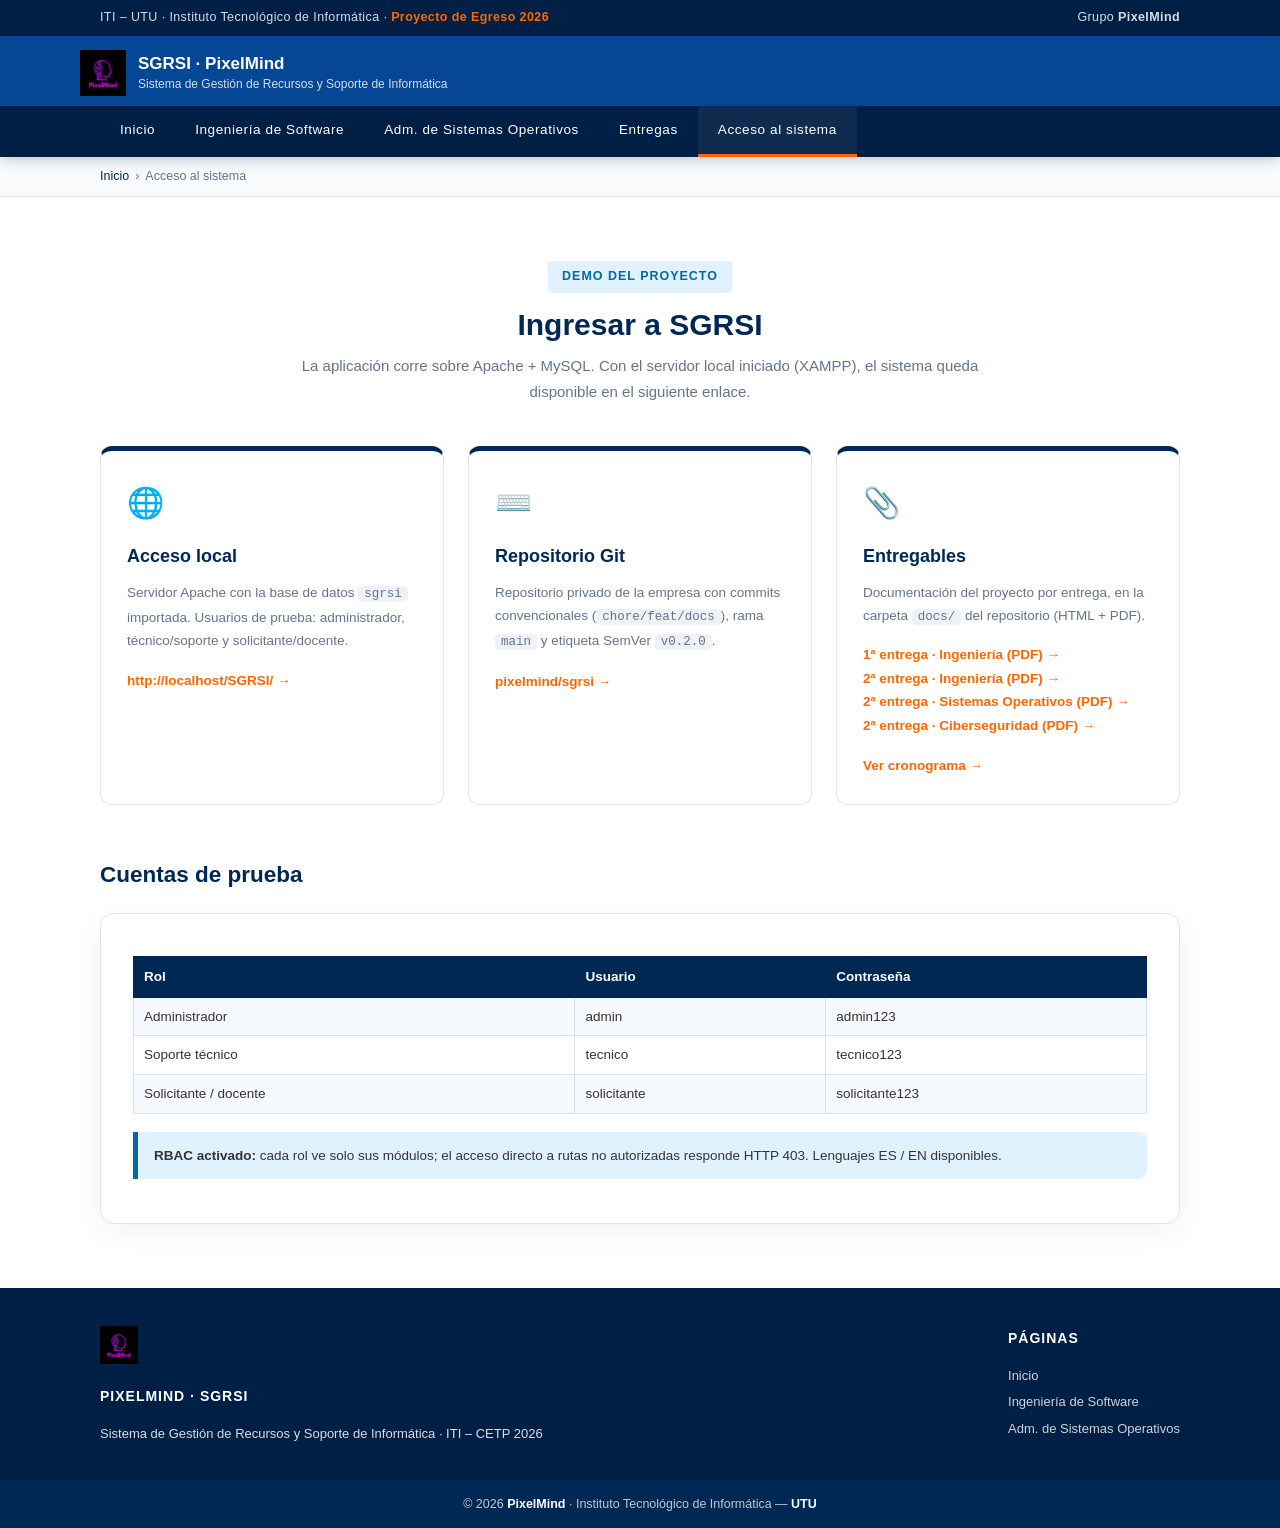
<file: docs/sitio/acceso.html>
<!DOCTYPE html>
<html lang="es">
<head>
<meta charset="UTF-8">
<meta name="viewport" content="width=device-width, initial-scale=1.0">
<title>Acceso al sistema - SGRSI · PixelMind</title>
<link rel="stylesheet" href="assets/estilo_sitio.css">
</head>
<body>

<div id="top-barra">
    <div class="cont">
        <span>ITI – UTU · Instituto Tecnológico de Informática · <b class="azienda">Proyecto de Egreso 2026</b></span>
        <span>Grupo <b>PixelMind</b></span>
    </div>
</div>

<header id="site-header">
    <div class="cont top-header">
        <div class="logo-wrap">
            <div class="brand">
                <img src="assets/pixelmind_logo.png" alt="Logo PixelMind">
                <div class="titles"><b>SGRSI · PixelMind</b><span>Sistema de Gestión de Recursos y Soporte de Informática</span></div>
            </div>
        </div>
    </div>
    <div id="nav-wrap">
        <div class="cont">
            <ul>
                <li><a href="index.html">Inicio</a></li>
                <li><a href="ingenieria.html">Ingeniería de Software</a></li>
                <li><a href="sistemas.html">Adm. de Sistemas Operativos</a></li>
                <li><a href="index.html#entregas">Entregas</a></li>
                <li><a href="acceso.html" class="activo">Acceso al sistema</a></li>
            </ul>
        </div>
    </div>
</header>

<div class="miga"><div class="cont"><a href="index.html">Inicio</a><span class="sep">›</span>Acceso al sistema</div></div>

<section class="seccion">
    <div class="cont">
        <div class="encabezado-seccion">
            <div class="etiqueta">DEMO DEL PROYECTO</div>
            <h2>Ingresar a SGRSI</h2>
            <p>La aplicación corre sobre Apache + MySQL. Con el servidor local iniciado (XAMPP), el sistema queda disponible en el siguiente enlace.</p>
        </div>
        <div class="grid-3">
            <div class="tarjeta">
                <div class="icono">🌐</div>
                <h3>Acceso local</h3>
                <p>Servidor Apache con la base de datos <code>sgrsi</code> importada. Usuarios de prueba: administrador, técnico/soporte y solicitante/docente.</p>
                <a class="boton-link" href="http://localhost/SGRSI/">http://localhost/SGRSI/ →</a>
            </div>
            <div class="tarjeta">
                <div class="icono">⌨️</div>
                <h3>Repositorio Git</h3>
                <p>Repositorio privado de la empresa con commits convencionales (<code>chore/feat/docs</code>), rama <code>main</code> y etiqueta SemVer <code>v0.2.0</code>.</p>
                <a class="boton-link" href="https://github.com/" target="_blank">pixelmind/sgrsi →</a>
            </div>
            <div class="tarjeta">
                <div class="icono">📎</div>
                <h3>Entregables</h3>
                <p>Documentación del proyecto por entrega, en la carpeta <code>docs/</code> del repositorio (HTML + PDF).</p>
                <p style="margin-top:8px;">
                    <a class="boton-link" href="../ingenieria/SGRSI_1raEntrega_IS.pdf">1ª entrega · Ingeniería (PDF) →</a><br>
                    <a class="boton-link" href="../ingenieria/SGRSI_2daEntrega_PixelMind.pdf">2ª entrega · Ingeniería (PDF) →</a><br>
                    <a class="boton-link" href="../sistemas_operativos/SGRSI_2daEntrega_SO_APA.pdf">2ª entrega · Sistemas Operativos (PDF) →</a><br>
                    <a class="boton-link" href="../ciberseguridad/PixelMind_2daEntrega%20ciberseguridad.pdf">2ª entrega · Ciberseguridad (PDF) →</a>
                </p>
                <a class="boton-link" href="index.html#entregas">Ver cronograma →</a>
            </div>
        </div>

        <h2 style="color:var(--azul-institucional);margin-top:50px;">Cuentas de prueba</h2>
        <div class="doc">
            <table>
                <tr><th>Rol</th><th>Usuario</th><th>Contraseña</th></tr>
                <tr><td>Administrador</td><td>admin</td><td>admin123</td></tr>
                <tr><td>Soporte técnico</td><td>tecnico</td><td>tecnico123</td></tr>
                <tr><td>Solicitante / docente</td><td>solicitante</td><td>solicitante123</td></tr>
            </table>
            <div class="nota"><b>RBAC activado:</b> cada rol ve solo sus módulos; el acceso directo a rutas no autorizadas responde HTTP 403. Lenguajes ES / EN disponibles.</div>
        </div>
    </div>
</section>

<footer id="site-footer">
    <div id="footer-principal">
        <div class="cont" style="display:flex;flex-wrap:wrap;gap:30px;justify-content:space-between;">
            <div>
                <img src="assets/pixelmind_logo.png" alt="PixelMind" style="height:38px;">
                <h4 style="margin-top:12px;">PixelMind · SGRSI</h4>
                <p>Sistema de Gestión de Recursos y Soporte de Informática · ITI – CETP 2026</p>
            </div>
            <div>
                <h4>Páginas</h4>
                <p><a href="index.html">Inicio</a></p>
                <p><a href="ingenieria.html">Ingeniería de Software</a></p>
                <p><a href="sistemas.html">Adm. de Sistemas Operativos</a></p>
            </div>
        </div>
    </div>
    <div id="footer-copy"><div class="cont">© 2026 <b>PixelMind</b> · Instituto Tecnológico de Informática — <b>UTU</b></div></div>
</footer>

</body>
</html>
</file>
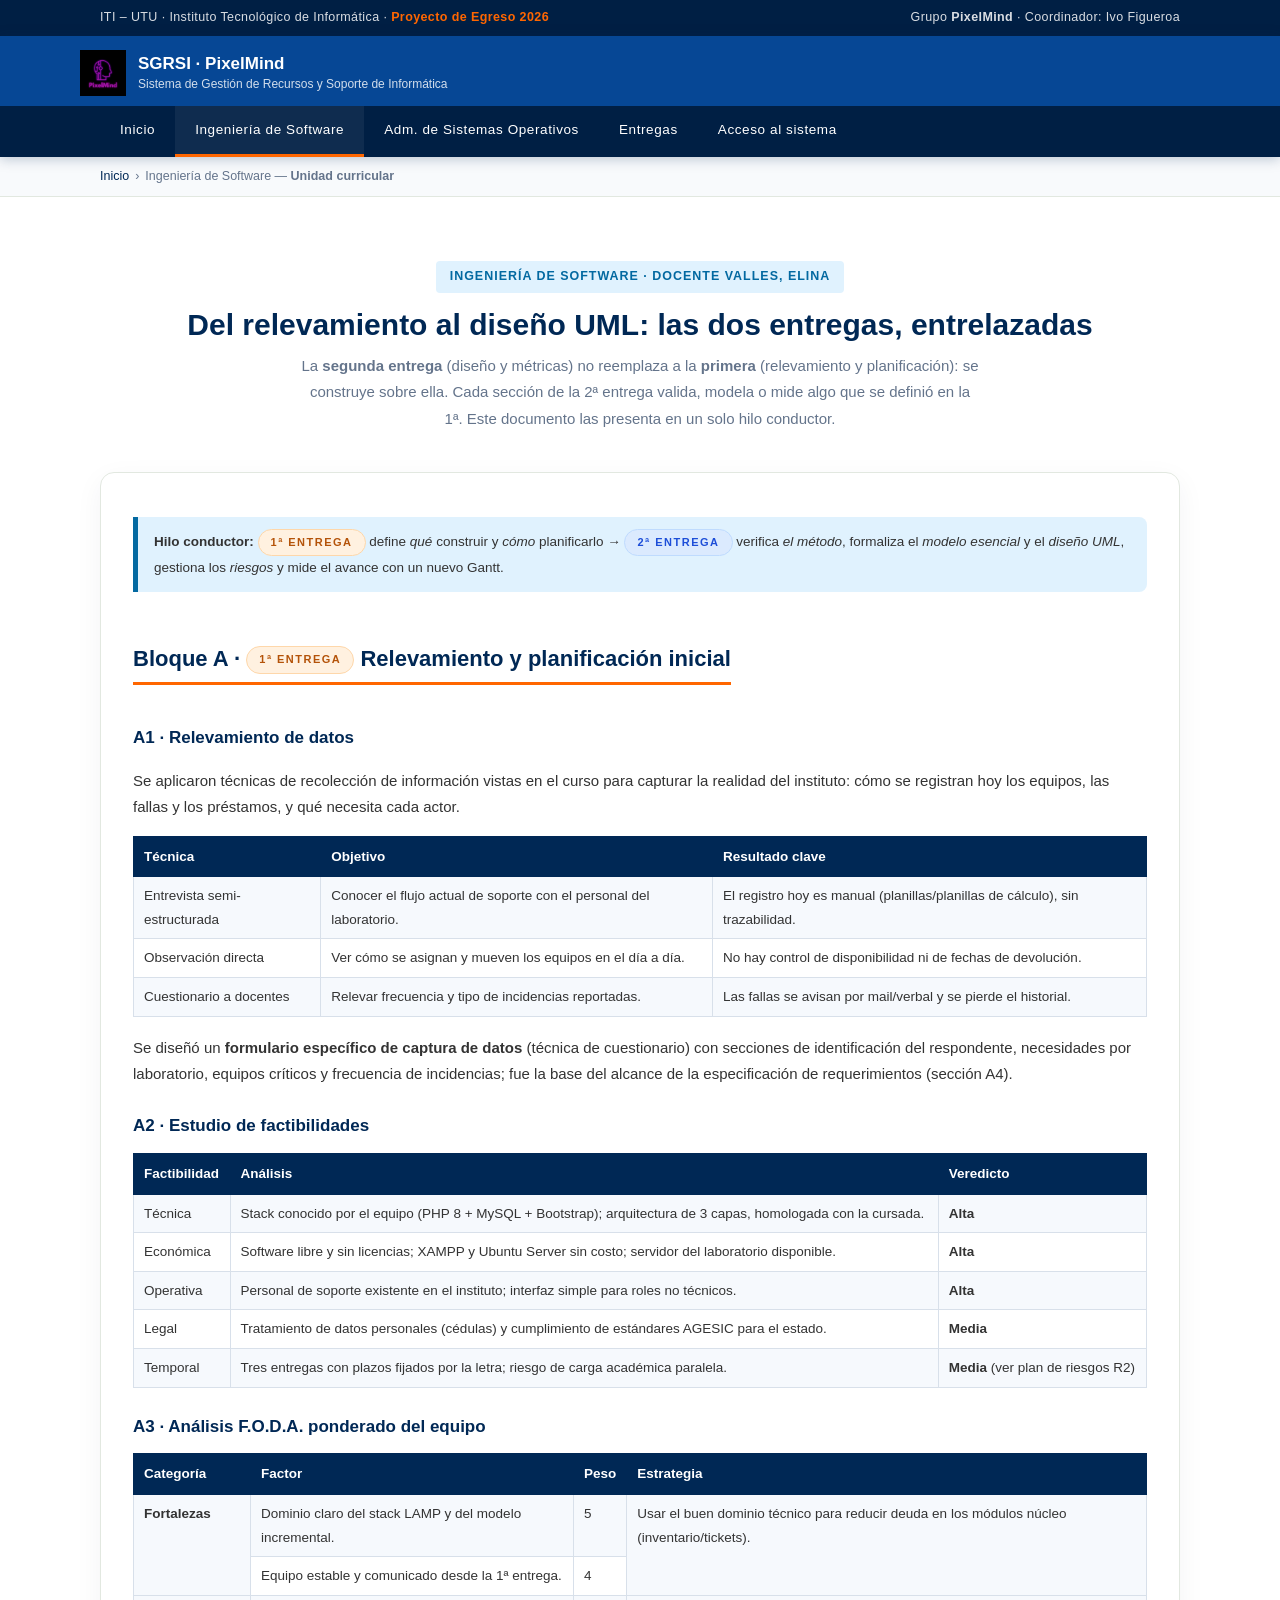
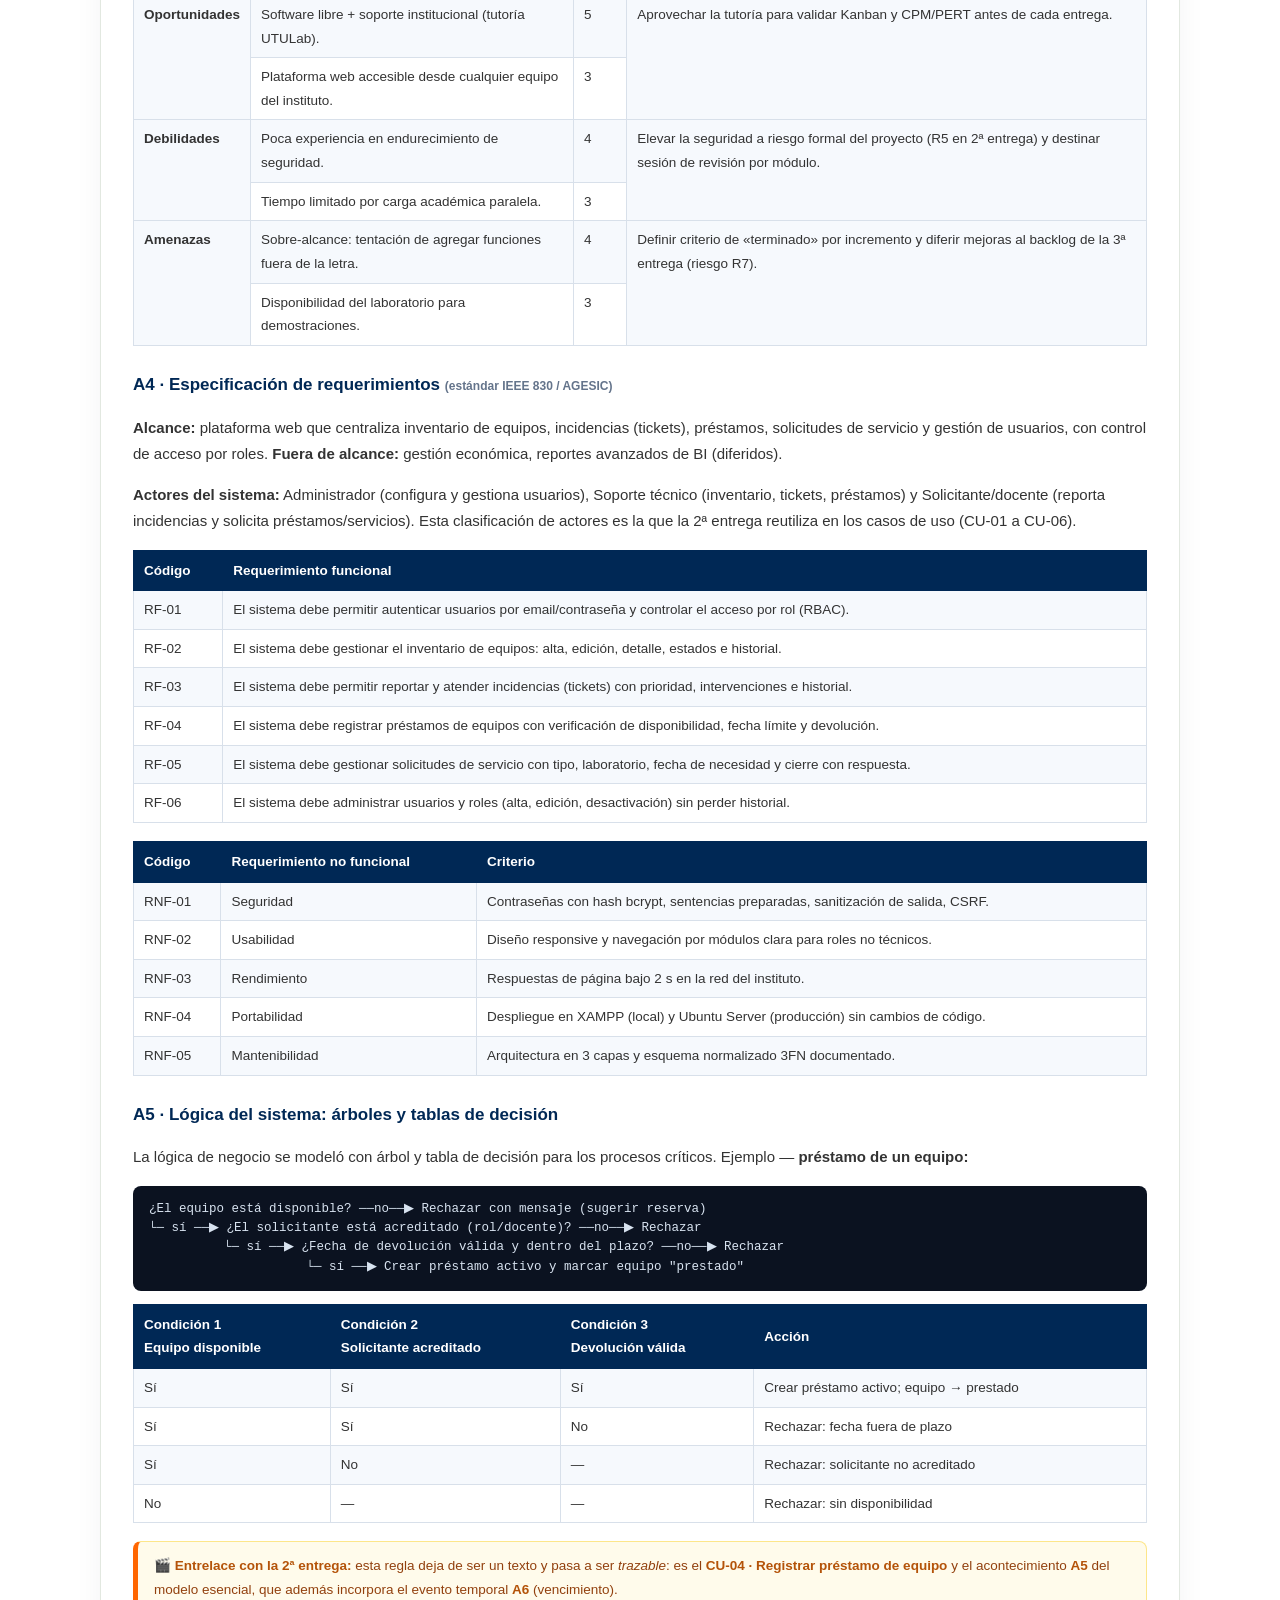
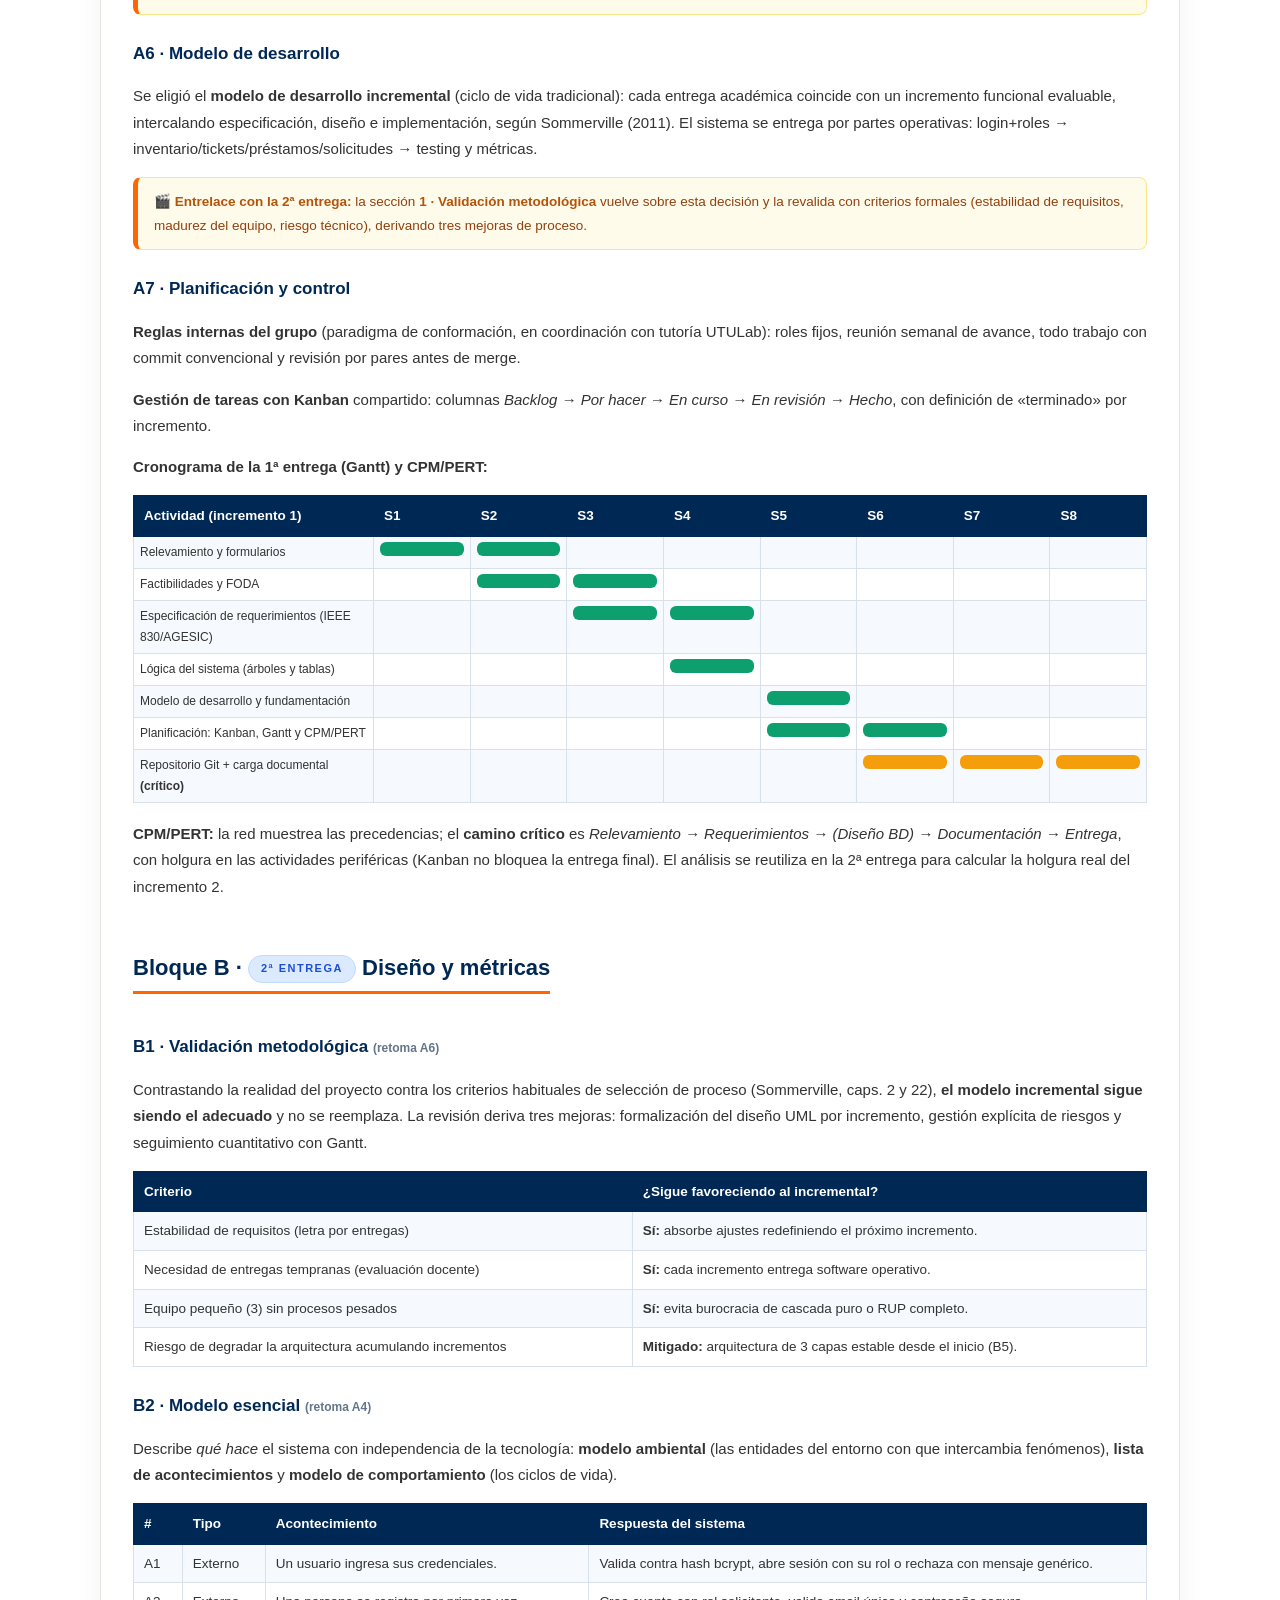
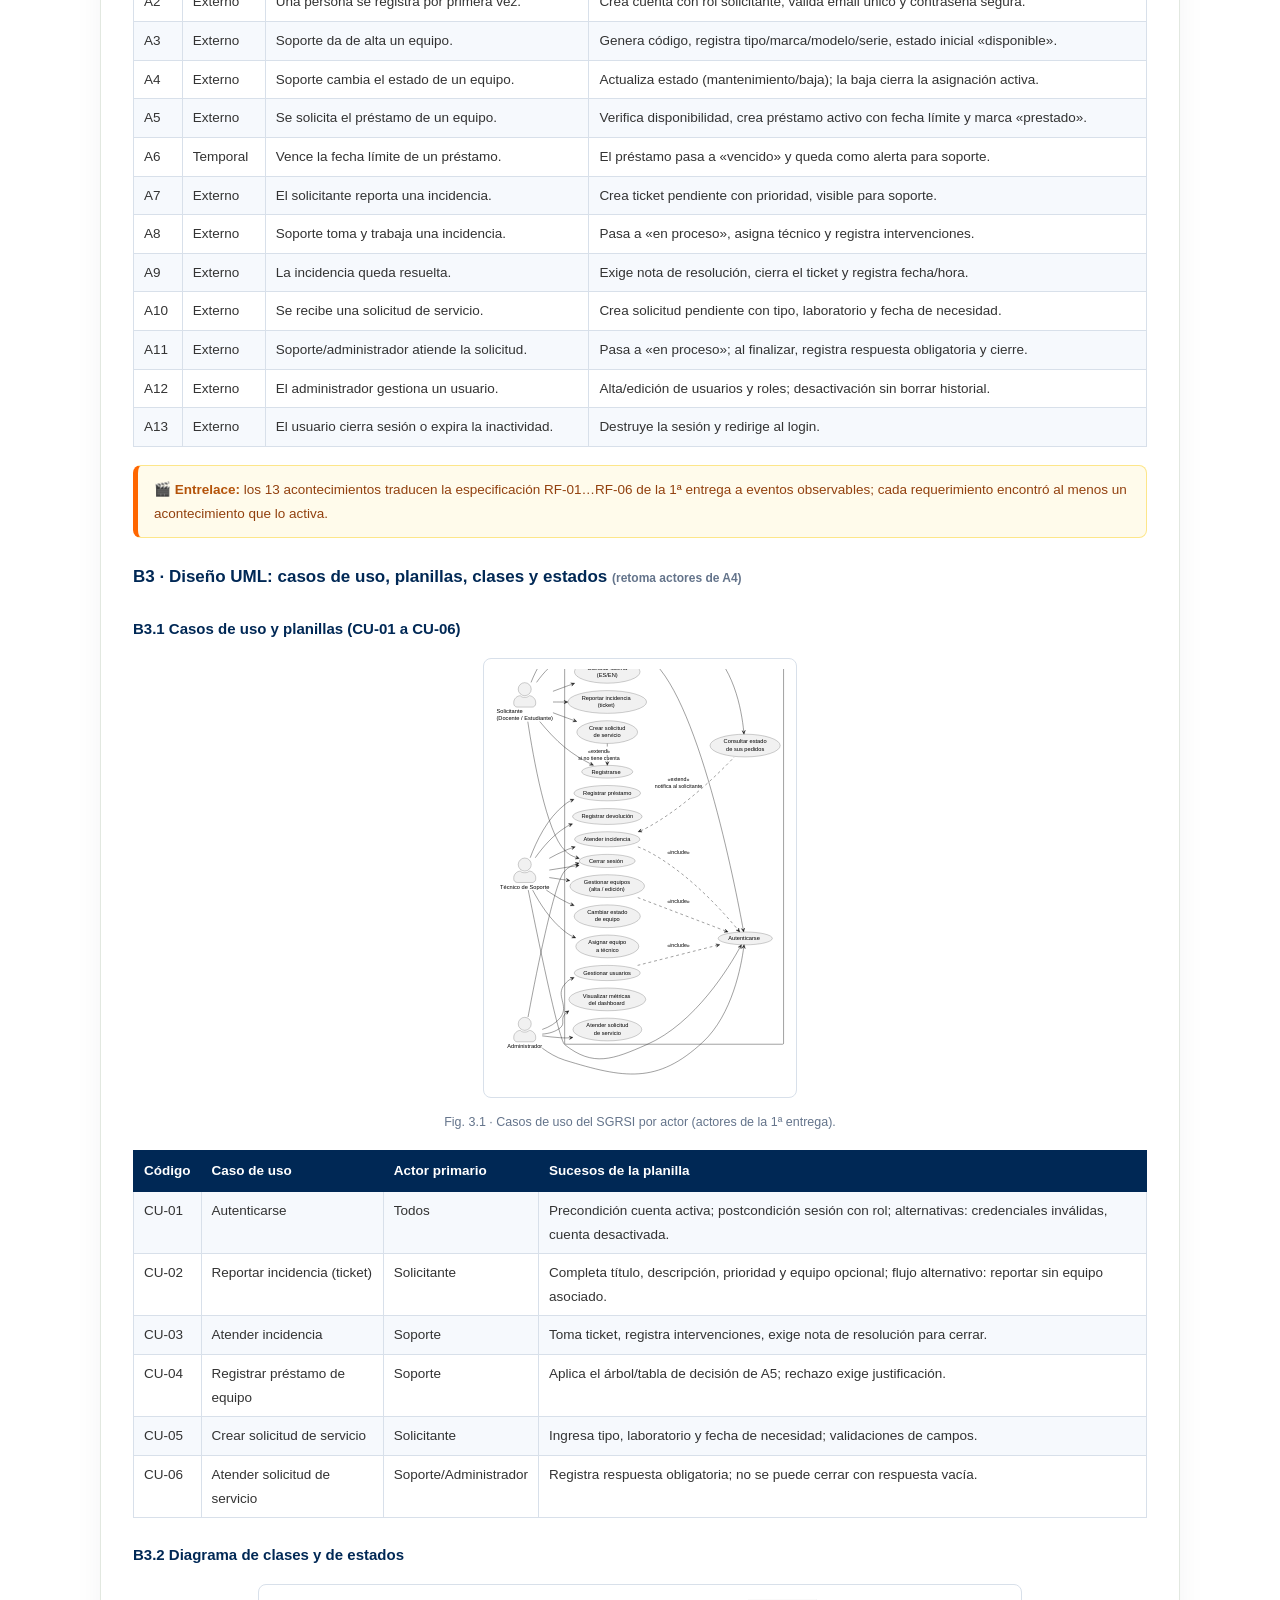
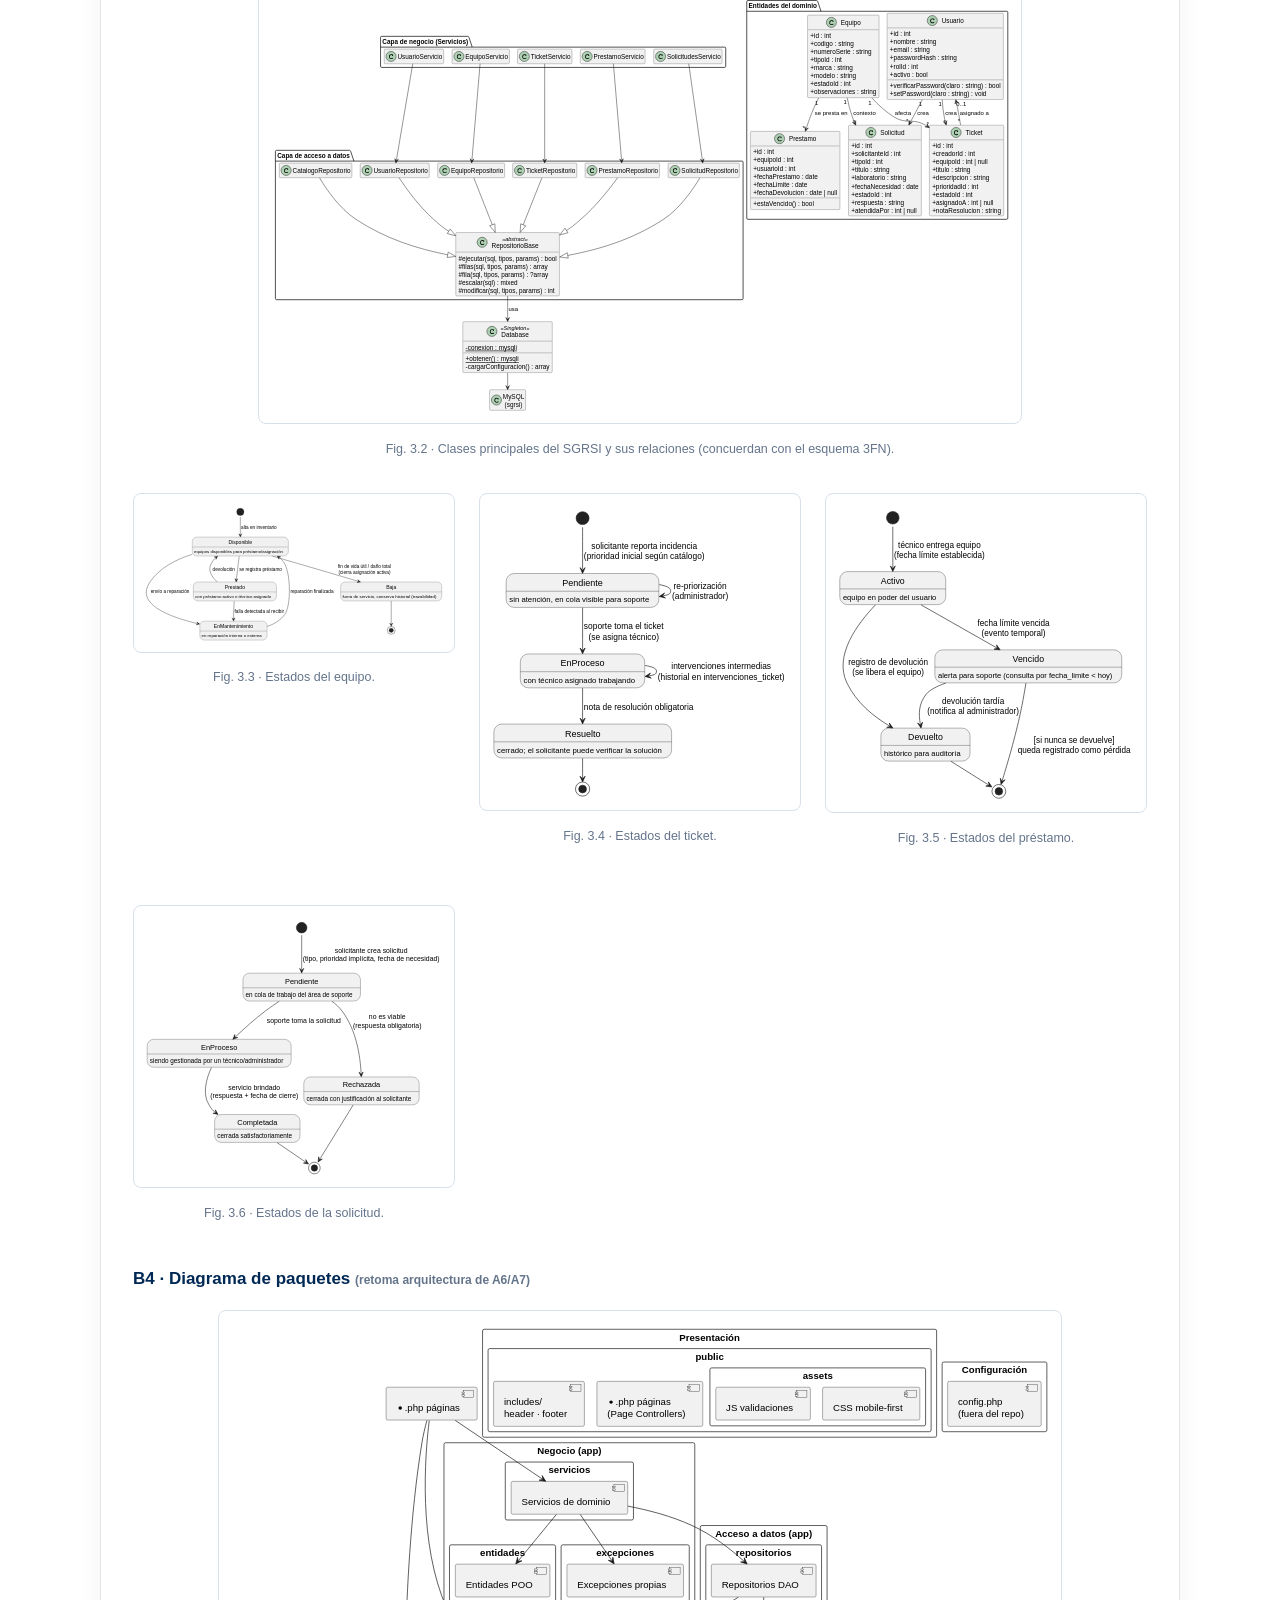
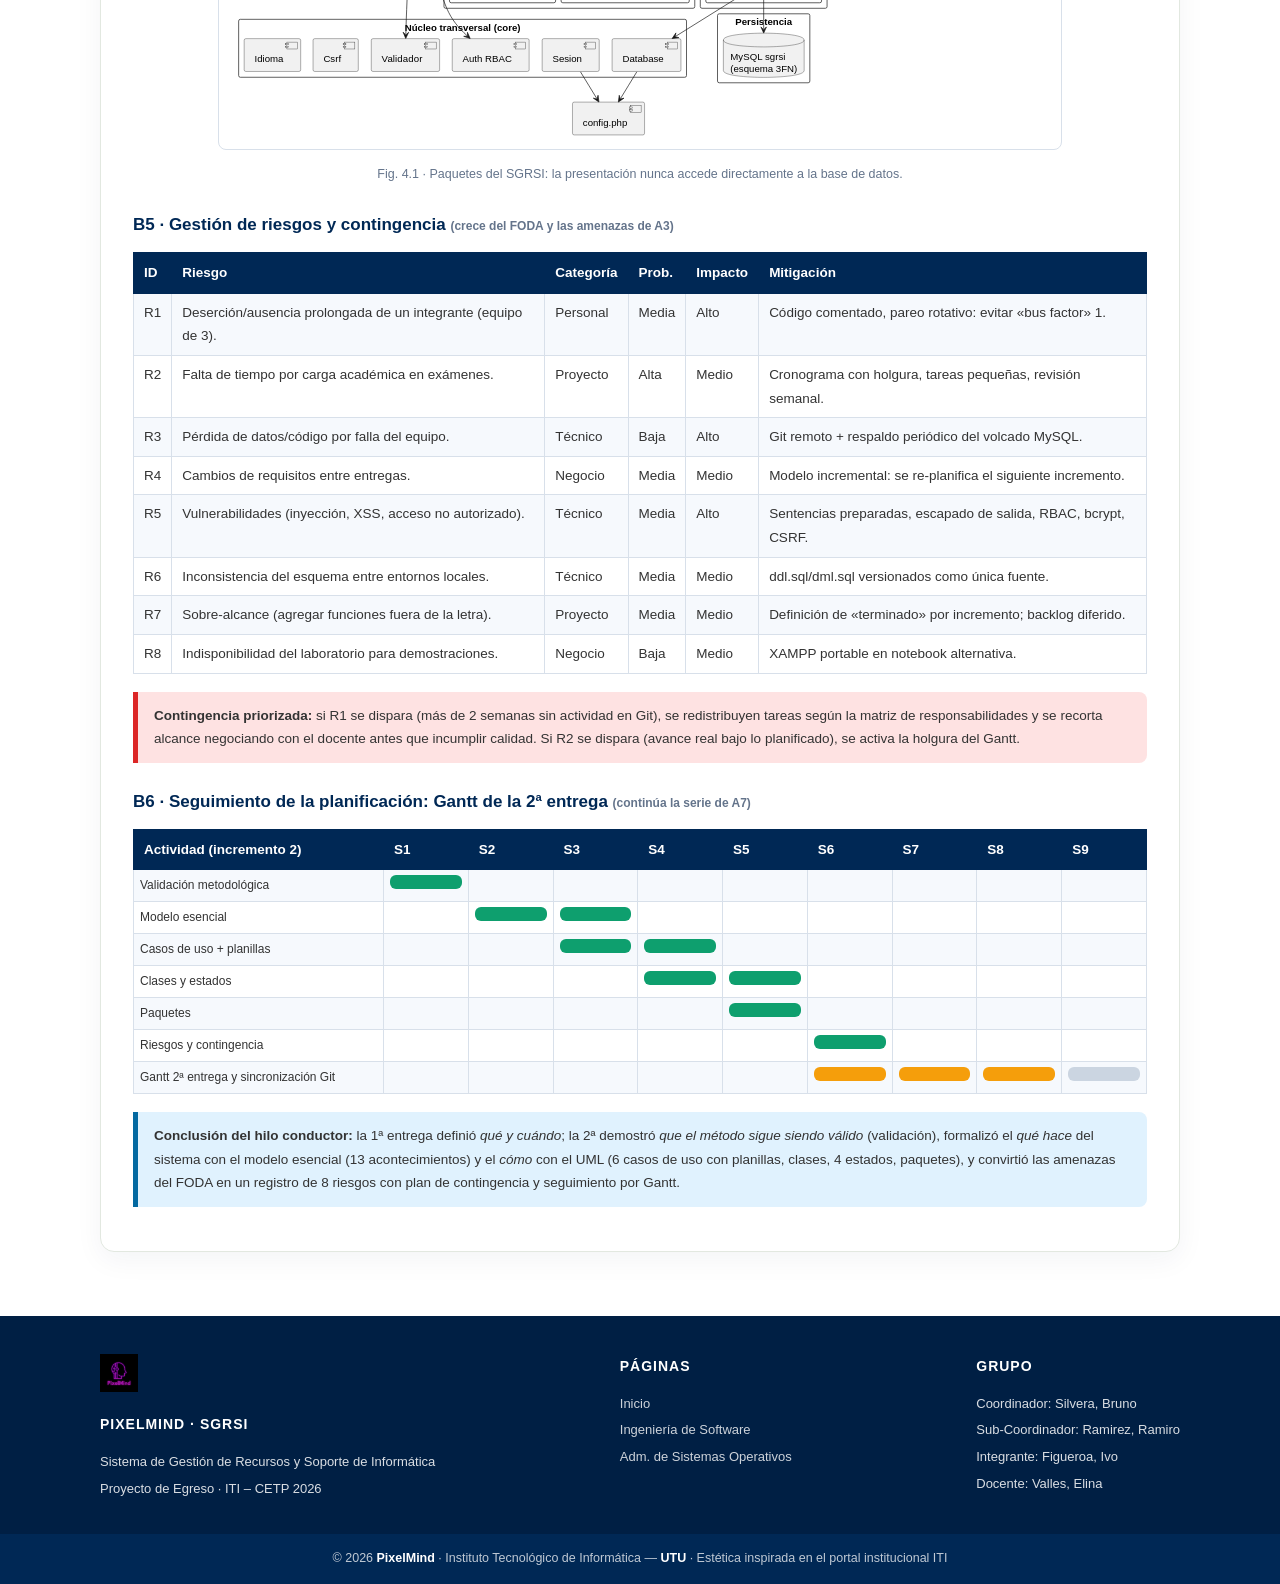
<file: docs/sitio/ingenieria.html>
<!DOCTYPE html>
<html lang="es">
<head>
<meta charset="UTF-8">
<meta name="viewport" content="width=device-width, initial-scale=1.0">
<title>Ingeniería de Software - SGRSI · PixelMind</title>
<link rel="stylesheet" href="assets/estilo_sitio.css">
<style>
    .gantt td { padding:5px 6px; font-size:12px; }
    .celda-s { min-width:26px; text-align:center; }
    .barra { height:14px; border-radius:6px; }
    .hecho { background:#0e9f6e; }
    .curso { background:#f59e0b; }
    .pendt { background:#cbd5e1; }
    .indice { font-size:13px; color:var(--texto-mutado); margin-bottom:10px; }
    .indice b { color:var(--azul-institucional); }
</style>
</head>
<body>

<div id="top-barra">
    <div class="cont">
        <span>ITI – UTU · Instituto Tecnológico de Informática · <b class="azienda">Proyecto de Egreso 2026</b></span>
        <span>Grupo <b>PixelMind</b> · Coordinador: Ivo Figueroa</span>
    </div>
</div>

<header id="site-header">
    <div class="cont top-header">
        <div class="logo-wrap">
            <div class="brand">
                <img src="assets/pixelmind_logo.png" alt="Logo PixelMind">
                <div class="titles"><b>SGRSI · PixelMind</b><span>Sistema de Gestión de Recursos y Soporte de Informática</span></div>
            </div>
        </div>
    </div>
    <div id="nav-wrap">
        <div class="cont">
            <ul>
                <li><a href="index.html">Inicio</a></li>
                <li><a href="ingenieria.html" class="activo">Ingeniería de Software</a></li>
                <li><a href="sistemas.html">Adm. de Sistemas Operativos</a></li>
                <li><a href="index.html#entregas">Entregas</a></li>
                <li><a href="acceso.html">Acceso al sistema</a></li>
            </ul>
        </div>
    </div>
</header>

<div class="miga"><div class="cont"><a href="index.html">Inicio</a><span class="sep">›</span>Ingeniería de Software — <b>Unidad curricular</b></div></div>

<section class="seccion">
  <div class="cont">
    <div class="encabezado-seccion">
      <div class="etiqueta">INGENIERÍA DE SOFTWARE · DOCENTE VALLES, ELINA</div>
      <h2>Del relevamiento al diseño UML: las dos entregas, entrelazadas</h2>
      <p>La <b>segunda entrega</b> (diseño y métricas) no reemplaza a la <b>primera</b> (relevamiento y planificación): se construye sobre ella. Cada sección de la 2ª entrega valida, modela o mide algo que se definió en la 1ª. Este documento las presenta en un solo hilo conductor.</p>
    </div>

    <div class="doc">
      <div class="nota"><b>Hilo conductor:</b> <span class="badge-e badge-e1">1ª ENTREGA</span> define <i>qué</i> construir y <i>cómo</i> planificarlo → <span class="badge-e badge-e2">2ª ENTREGA</span> verifica <i>el método</i>, formaliza el <i>modelo esencial</i> y el <i>diseño UML</i>, gestiona los <i>riesgos</i> y mide el avance con un nuevo Gantt.</div>

      <h2>Bloque A · <span class="badge-e badge-e1">1ª ENTREGA</span> Relevamiento y planificación inicial</h2>

      <h3>A1 · Relevamiento de datos</h3>
      <p>Se aplicaron técnicas de recolección de información vistas en el curso para capturar la realidad del instituto: cómo se registran hoy los equipos, las fallas y los préstamos, y qué necesita cada actor.</p>
      <table>
        <tr><th>Técnica</th><th>Objetivo</th><th>Resultado clave</th></tr>
        <tr><td>Entrevista semi-estructurada</td><td>Conocer el flujo actual de soporte con el personal del laboratorio.</td><td>El registro hoy es manual (planillas/planillas de cálculo), sin trazabilidad.</td></tr>
        <tr><td>Observación directa</td><td>Ver cómo se asignan y mueven los equipos en el día a día.</td><td>No hay control de disponibilidad ni de fechas de devolución.</td></tr>
        <tr><td>Cuestionario a docentes</td><td>Relevar frecuencia y tipo de incidencias reportadas.</td><td>Las fallas se avisan por mail/verbal y se pierde el historial.</td></tr>
      </table>
      <p>Se diseñó un <b>formulario específico de captura de datos</b> (técnica de cuestionario) con secciones de identificación del respondente, necesidades por laboratorio, equipos críticos y frecuencia de incidencias; fue la base del alcance de la especificación de requerimientos (sección A4).</p>

      <h3>A2 · Estudio de factibilidades</h3>
      <table>
        <tr><th>Factibilidad</th><th>Análisis</th><th>Veredicto</th></tr>
        <tr><td>Técnica</td><td>Stack conocido por el equipo (PHP 8 + MySQL + Bootstrap); arquitectura de 3 capas, homologada con la cursada.</td><td><b>Alta</b></td></tr>
        <tr><td>Económica</td><td>Software libre y sin licencias; XAMPP y Ubuntu Server sin costo; servidor del laboratorio disponible.</td><td><b>Alta</b></td></tr>
        <tr><td>Operativa</td><td>Personal de soporte existente en el instituto; interfaz simple para roles no técnicos.</td><td><b>Alta</b></td></tr>
        <tr><td>Legal</td><td>Tratamiento de datos personales (cédulas) y cumplimiento de estándares AGESIC para el estado.</td><td><b>Media</b></td></tr>
        <tr><td>Temporal</td><td>Tres entregas con plazos fijados por la letra; riesgo de carga académica paralela.</td><td><b>Media</b> (ver plan de riesgos R2)</td></tr>
      </table>

      <h3>A3 · Análisis F.O.D.A. ponderado del equipo</h3>
      <table>
        <tr><th>Categoría</th><th>Factor</th><th>Peso</th><th>Estrategia</th></tr>
        <tr><td rowspan="2"><b>Fortalezas</b></td><td>Dominio claro del stack LAMP y del modelo incremental.</td><td>5</td><td rowspan="2">Usar el buen dominio técnico para reducir deuda en los módulos núcleo (inventario/tickets).</td></tr>
        <tr><td>Equipo estable y comunicado desde la 1ª entrega.</td><td>4</td></tr>
        <tr><td rowspan="2"><b>Oportunidades</b></td><td>Software libre + soporte institucional (tutoría UTULab).</td><td>5</td><td rowspan="2">Aprovechar la tutoría para validar Kanban y CPM/PERT antes de cada entrega.</td></tr>
        <tr><td>Plataforma web accesible desde cualquier equipo del instituto.</td><td>3</td></tr>
        <tr><td rowspan="2"><b>Debilidades</b></td><td>Poca experiencia en endurecimiento de seguridad.</td><td>4</td><td rowspan="2">Elevar la seguridad a riesgo formal del proyecto (R5 en 2ª entrega) y destinar sesión de revisión por módulo.</td></tr>
        <tr><td>Tiempo limitado por carga académica paralela.</td><td>3</td></tr>
        <tr><td rowspan="2"><b>Amenazas</b></td><td>Sobre-alcance: tentación de agregar funciones fuera de la letra.</td><td>4</td><td rowspan="2">Definir criterio de «terminado» por incremento y diferir mejoras al backlog de la 3ª entrega (riesgo R7).</td></tr>
        <tr><td>Disponibilidad del laboratorio para demostraciones.</td><td>3</td></tr>
      </table>

      <h3>A4 · Especificación de requerimientos <span class="hilo">(estándar IEEE 830 / AGESIC)</span></h3>
      <p><b>Alcance:</b> plataforma web que centraliza inventario de equipos, incidencias (tickets), préstamos, solicitudes de servicio y gestión de usuarios, con control de acceso por roles. <b>Fuera de alcance:</b> gestión económica, reportes avanzados de BI (diferidos).</p>
      <p><b>Actores del sistema:</b> Administrador (configura y gestiona usuarios), Soporte técnico (inventario, tickets, préstamos) y Solicitante/docente (reporta incidencias y solicita préstamos/servicios). Esta clasificación de actores es la que la 2ª entrega reutiliza en los casos de uso (CU-01 a CU-06).</p>
      <table>
        <tr><th>Código</th><th>Requerimiento funcional</th></tr>
        <tr><td>RF-01</td><td>El sistema debe permitir autenticar usuarios por email/contraseña y controlar el acceso por rol (RBAC).</td></tr>
        <tr><td>RF-02</td><td>El sistema debe gestionar el inventario de equipos: alta, edición, detalle, estados e historial.</td></tr>
        <tr><td>RF-03</td><td>El sistema debe permitir reportar y atender incidencias (tickets) con prioridad, intervenciones e historial.</td></tr>
        <tr><td>RF-04</td><td>El sistema debe registrar préstamos de equipos con verificación de disponibilidad, fecha límite y devolución.</td></tr>
        <tr><td>RF-05</td><td>El sistema debe gestionar solicitudes de servicio con tipo, laboratorio, fecha de necesidad y cierre con respuesta.</td></tr>
        <tr><td>RF-06</td><td>El sistema debe administrar usuarios y roles (alta, edición, desactivación) sin perder historial.</td></tr>
      </table>
      <table>
        <tr><th>Código</th><th>Requerimiento no funcional</th><th>Criterio</th></tr>
        <tr><td>RNF-01</td><td>Seguridad</td><td>Contraseñas con hash bcrypt, sentencias preparadas, sanitización de salida, CSRF.</td></tr>
        <tr><td>RNF-02</td><td>Usabilidad</td><td>Diseño responsive y navegación por módulos clara para roles no técnicos.</td></tr>
        <tr><td>RNF-03</td><td>Rendimiento</td><td>Respuestas de página bajo 2 s en la red del instituto.</td></tr>
        <tr><td>RNF-04</td><td>Portabilidad</td><td>Despliegue en XAMPP (local) y Ubuntu Server (producción) sin cambios de código.</td></tr>
        <tr><td>RNF-05</td><td>Mantenibilidad</td><td>Arquitectura en 3 capas y esquema normalizado 3FN documentado.</td></tr>
      </table>

      <h3>A5 · Lógica del sistema: árboles y tablas de decisión</h3>
      <p>La lógica de negocio se modeló con árbol y tabla de decisión para los procesos críticos. Ejemplo — <b>préstamo de un equipo:</b></p>
      <pre>¿El equipo está disponible? ──no──▶ Rechazar con mensaje (sugerir reserva)
└─ sí ──▶ ¿El solicitante está acreditado (rol/docente)? ──no──▶ Rechazar
          └─ sí ──▶ ¿Fecha de devolución válida y dentro del plazo? ──no──▶ Rechazar
                     └─ sí ──▶ Crear préstamo activo y marcar equipo "prestado"</pre>
      <table>
        <tr><th>Condición 1<br>Equipo disponible</th><th>Condición 2<br>Solicitante acreditado</th><th>Condición 3<br>Devolución válida</th><th>Acción</th></tr>
        <tr><td>Sí</td><td>Sí</td><td>Sí</td><td>Crear préstamo activo; equipo → prestado</td></tr>
        <tr><td>Sí</td><td>Sí</td><td>No</td><td>Rechazar: fecha fuera de plazo</td></tr>
        <tr><td>Sí</td><td>No</td><td>—</td><td>Rechazar: solicitante no acreditado</td></tr>
        <tr><td>No</td><td>—</td><td>—</td><td>Rechazar: sin disponibilidad</td></tr>
      </table>
      <div class="enlace-cruzado">🎬 <b>Entrelace con la 2ª entrega:</b> esta regla deja de ser un texto y pasa a ser <i>trazable</i>: es el <b>CU-04 · Registrar préstamo de equipo</b> y el acontecimiento <b>A5</b> del modelo esencial, que además incorpora el evento temporal <b>A6</b> (vencimiento).</div>

      <h3>A6 · Modelo de desarrollo</h3>
      <p>Se eligió el <b>modelo de desarrollo incremental</b> (ciclo de vida tradicional): cada entrega académica coincide con un incremento funcional evaluable, intercalando especificación, diseño e implementación, según Sommerville (2011). El sistema se entrega por partes operativas: login+roles → inventario/tickets/préstamos/solicitudes → testing y métricas.</p>
      <div class="enlace-cruzado">🎬 <b>Entrelace con la 2ª entrega:</b> la sección <b>1 · Validación metodológica</b> vuelve sobre esta decisión y la revalida con criterios formales (estabilidad de requisitos, madurez del equipo, riesgo técnico), derivando tres mejoras de proceso.</div>

      <h3>A7 · Planificación y control</h3>
      <p><b>Reglas internas del grupo</b> (paradigma de conformación, en coordinación con tutoría UTULab): roles fijos, reunión semanal de avance, todo trabajo con commit convencional y revisión por pares antes de merge.</p>
      <p><b>Gestión de tareas con Kanban</b> compartido: columnas <i>Backlog → Por hacer → En curso → En revisión → Hecho</i>, con definición de «terminado» por incremento.</p>
      <p><b>Cronograma de la 1ª entrega (Gantt) y CPM/PERT:</b></p>
      <table class="gantt">
        <tr><th style="width:240px">Actividad (incremento 1)</th><th>S1</th><th>S2</th><th>S3</th><th>S4</th><th>S5</th><th>S6</th><th>S7</th><th>S8</th></tr>
        <tr><td>Relevamiento y formularios</td><td class="celda-s"><div class="barra hecho"></div></td><td class="celda-s"><div class="barra hecho"></div></td><td></td><td></td><td></td><td></td><td></td><td></td></tr>
        <tr><td>Factibilidades y FODA</td><td></td><td class="celda-s"><div class="barra hecho"></div></td><td class="celda-s"><div class="barra hecho"></div></td><td></td><td></td><td></td><td></td><td></td></tr>
        <tr><td>Especificación de requerimientos (IEEE 830/AGESIC)</td><td></td><td></td><td class="celda-s"><div class="barra hecho"></div></td><td class="celda-s"><div class="barra hecho"></div></td><td></td><td></td><td></td><td></td></tr>
        <tr><td>Lógica del sistema (árboles y tablas)</td><td></td><td></td><td></td><td class="celda-s"><div class="barra hecho"></div></td><td></td><td></td><td></td><td></td></tr>
        <tr><td>Modelo de desarrollo y fundamentación</td><td></td><td></td><td></td><td></td><td class="celda-s"><div class="barra hecho"></div></td><td></td><td></td><td></td></tr>
        <tr><td>Planificación: Kanban, Gantt y CPM/PERT</td><td></td><td></td><td></td><td></td><td class="celda-s"><div class="barra hecho"></div></td><td class="celda-s"><div class="barra hecho"></div></td><td></td><td></td></tr>
        <tr><td>Repositorio Git + carga documental <b>(crítico)</b></td><td></td><td></td><td></td><td></td><td></td><td class="celda-s"><div class="barra curso"></div></td><td class="celda-s"><div class="barra curso"></div></td><td class="celda-s"><div class="barra curso"></div></td></tr>
      </table>
      <p><b>CPM/PERT:</b> la red muestrea las precedencias; el <b>camino crítico</b> es <i>Relevamiento → Requerimientos → (Diseño BD) → Documentación → Entrega</i>, con holgura en las actividades periféricas (Kanban no bloquea la entrega final). El análisis se reutiliza en la 2ª entrega para calcular la holgura real del incremento 2.</p>

      <h2>Bloque B · <span class="badge-e badge-e2">2ª ENTREGA</span> Diseño y métricas</h2>

      <h3>B1 · Validación metodológica <span class="hilo">(retoma A6)</span></h3>
      <p>Contrastando la realidad del proyecto contra los criterios habituales de selección de proceso (Sommerville, caps. 2 y 22), <b>el modelo incremental sigue siendo el adecuado</b> y no se reemplaza. La revisión deriva tres mejoras: formalización del diseño UML por incremento, gestión explícita de riesgos y seguimiento cuantitativo con Gantt.</p>
      <table>
        <tr><th>Criterio</th><th>¿Sigue favoreciendo al incremental?</th></tr>
        <tr><td>Estabilidad de requisitos (letra por entregas)</td><td><b>Sí:</b> absorbe ajustes redefiniendo el próximo incremento.</td></tr>
        <tr><td>Necesidad de entregas tempranas (evaluación docente)</td><td><b>Sí:</b> cada incremento entrega software operativo.</td></tr>
        <tr><td>Equipo pequeño (3) sin procesos pesados</td><td><b>Sí:</b> evita burocracia de cascada puro o RUP completo.</td></tr>
        <tr><td>Riesgo de degradar la arquitectura acumulando incrementos</td><td><b>Mitigado:</b> arquitectura de 3 capas estable desde el inicio (B5).</td></tr>
      </table>

      <h3>B2 · Modelo esencial <span class="hilo">(retoma A4)</span></h3>
      <p>Describe <i>qué hace</i> el sistema con independencia de la tecnología: <b>modelo ambiental</b> (las entidades del entorno con que intercambia fenómenos), <b>lista de acontecimientos</b> y <b>modelo de comportamiento</b> (los ciclos de vida).</p>
      <table>
        <tr><th>#</th><th>Tipo</th><th>Acontecimiento</th><th>Respuesta del sistema</th></tr>
        <tr><td>A1</td><td>Externo</td><td>Un usuario ingresa sus credenciales.</td><td>Valida contra hash bcrypt, abre sesión con su rol o rechaza con mensaje genérico.</td></tr>
        <tr><td>A2</td><td>Externo</td><td>Una persona se registra por primera vez.</td><td>Crea cuenta con rol solicitante, valida email único y contraseña segura.</td></tr>
        <tr><td>A3</td><td>Externo</td><td>Soporte da de alta un equipo.</td><td>Genera código, registra tipo/marca/modelo/serie, estado inicial «disponible».</td></tr>
        <tr><td>A4</td><td>Externo</td><td>Soporte cambia el estado de un equipo.</td><td>Actualiza estado (mantenimiento/baja); la baja cierra la asignación activa.</td></tr>
        <tr><td>A5</td><td>Externo</td><td>Se solicita el préstamo de un equipo.</td><td>Verifica disponibilidad, crea préstamo activo con fecha límite y marca «prestado».</td></tr>
        <tr><td>A6</td><td>Temporal</td><td>Vence la fecha límite de un préstamo.</td><td>El préstamo pasa a «vencido» y queda como alerta para soporte.</td></tr>
        <tr><td>A7</td><td>Externo</td><td>El solicitante reporta una incidencia.</td><td>Crea ticket pendiente con prioridad, visible para soporte.</td></tr>
        <tr><td>A8</td><td>Externo</td><td>Soporte toma y trabaja una incidencia.</td><td>Pasa a «en proceso», asigna técnico y registra intervenciones.</td></tr>
        <tr><td>A9</td><td>Externo</td><td>La incidencia queda resuelta.</td><td>Exige nota de resolución, cierra el ticket y registra fecha/hora.</td></tr>
        <tr><td>A10</td><td>Externo</td><td>Se recibe una solicitud de servicio.</td><td>Crea solicitud pendiente con tipo, laboratorio y fecha de necesidad.</td></tr>
        <tr><td>A11</td><td>Externo</td><td>Soporte/administrador atiende la solicitud.</td><td>Pasa a «en proceso»; al finalizar, registra respuesta obligatoria y cierre.</td></tr>
        <tr><td>A12</td><td>Externo</td><td>El administrador gestiona un usuario.</td><td>Alta/edición de usuarios y roles; desactivación sin borrar historial.</td></tr>
        <tr><td>A13</td><td>Externo</td><td>El usuario cierra sesión o expira la inactividad.</td><td>Destruye la sesión y redirige al login.</td></tr>
      </table>
      <div class="enlace-cruzado">🎬 <b>Entrelace:</b> los 13 acontecimientos traducen la especificación RF-01…RF-06 de la 1ª entrega a eventos observables; cada requerimiento encontró al menos un acontecimiento que lo activa.</div>

      <h3>B3 · Diseño UML: casos de uso, planillas, clases y estados <span class="hilo">(retoma actores de A4)</span></h3>
      <h3 style="font-size:15px;">B3.1 Casos de uso y planillas (CU-01 a CU-06)</h3>
      <figure><img src="assets/diagramas/casos_uso.svg" alt="Diagrama de casos de uso"><figcaption>Fig. 3.1 · Casos de uso del SGRSI por actor (actores de la 1ª entrega).</figcaption></figure>
      <table>
        <tr><th>Código</th><th>Caso de uso</th><th>Actor primario</th><th>Sucesos de la planilla</th></tr>
        <tr><td>CU-01</td><td>Autenticarse</td><td>Todos</td><td>Precondición cuenta activa; postcondición sesión con rol; alternativas: credenciales inválidas, cuenta desactivada.</td></tr>
        <tr><td>CU-02</td><td>Reportar incidencia (ticket)</td><td>Solicitante</td><td>Completa título, descripción, prioridad y equipo opcional; flujo alternativo: reportar sin equipo asociado.</td></tr>
        <tr><td>CU-03</td><td>Atender incidencia</td><td>Soporte</td><td>Toma ticket, registra intervenciones, exige nota de resolución para cerrar.</td></tr>
        <tr><td>CU-04</td><td>Registrar préstamo de equipo</td><td>Soporte</td><td>Aplica el árbol/tabla de decisión de A5; rechazo exige justificación.</td></tr>
        <tr><td>CU-05</td><td>Crear solicitud de servicio</td><td>Solicitante</td><td>Ingresa tipo, laboratorio y fecha de necesidad; validaciones de campos.</td></tr>
        <tr><td>CU-06</td><td>Atender solicitud de servicio</td><td>Soporte/Administrador</td><td>Registra respuesta obligatoria; no se puede cerrar con respuesta vacía.</td></tr>
      </table>

      <h3 style="font-size:15px;">B3.2 Diagrama de clases y de estados</h3>
      <figure><img src="assets/diagramas/clases.svg" alt="Diagrama de clases"><figcaption>Fig. 3.2 · Clases principales del SGRSI y sus relaciones (concuerdan con el esquema 3FN).</figcaption></figure>
      <div class="grid-3" style="margin-top:6px;">
          <figure><img src="assets/diagramas/estado_equipo.svg" alt="Estados del equipo"><figcaption>Fig. 3.3 · Estados del equipo.</figcaption></figure>
          <figure><img src="assets/diagramas/estado_ticket.svg" alt="Estados del ticket"><figcaption>Fig. 3.4 · Estados del ticket.</figcaption></figure>
          <figure><img src="assets/diagramas/estado_prestamo.svg" alt="Estados del préstamo"><figcaption>Fig. 3.5 · Estados del préstamo.</figcaption></figure>
          <figure><img src="assets/diagramas/estado_solicitud.svg" alt="Estados de la solicitud"><figcaption>Fig. 3.6 · Estados de la solicitud.</figcaption></figure>
      </div>

      <h3>B4 · Diagrama de paquetes <span class="hilo">(retoma arquitectura de A6/A7)</span></h3>
      <figure><img src="assets/diagramas/paquetes.svg" alt="Diagrama de paquetes"><figcaption>Fig. 4.1 · Paquetes del SGRSI: la presentación nunca accede directamente a la base de datos.</figcaption></figure>

      <h3>B5 · Gestión de riesgos y contingencia <span class="hilo">(crece del FODA y las amenazas de A3)</span></h3>
      <table>
        <tr><th>ID</th><th>Riesgo</th><th>Categoría</th><th>Prob.</th><th>Impacto</th><th>Mitigación</th></tr>
        <tr><td>R1</td><td>Deserción/ausencia prolongada de un integrante (equipo de 3).</td><td>Personal</td><td>Media</td><td>Alto</td><td>Código comentado, pareo rotativo: evitar «bus factor» 1.</td></tr>
        <tr><td>R2</td><td>Falta de tiempo por carga académica en exámenes.</td><td>Proyecto</td><td>Alta</td><td>Medio</td><td>Cronograma con holgura, tareas pequeñas, revisión semanal.</td></tr>
        <tr><td>R3</td><td>Pérdida de datos/código por falla del equipo.</td><td>Técnico</td><td>Baja</td><td>Alto</td><td>Git remoto + respaldo periódico del volcado MySQL.</td></tr>
        <tr><td>R4</td><td>Cambios de requisitos entre entregas.</td><td>Negocio</td><td>Media</td><td>Medio</td><td>Modelo incremental: se re-planifica el siguiente incremento.</td></tr>
        <tr><td>R5</td><td>Vulnerabilidades (inyección, XSS, acceso no autorizado).</td><td>Técnico</td><td>Media</td><td>Alto</td><td>Sentencias preparadas, escapado de salida, RBAC, bcrypt, CSRF.</td></tr>
        <tr><td>R6</td><td>Inconsistencia del esquema entre entornos locales.</td><td>Técnico</td><td>Media</td><td>Medio</td><td>ddl.sql/dml.sql versionados como única fuente.</td></tr>
        <tr><td>R7</td><td>Sobre-alcance (agregar funciones fuera de la letra).</td><td>Proyecto</td><td>Media</td><td>Medio</td><td>Definición de «terminado» por incremento; backlog diferido.</td></tr>
        <tr><td>R8</td><td>Indisponibilidad del laboratorio para demostraciones.</td><td>Negocio</td><td>Baja</td><td>Medio</td><td>XAMPP portable en notebook alternativa.</td></tr>
      </table>
      <div class="alerta-doc"><b>Contingencia priorizada:</b> si R1 se dispara (más de 2 semanas sin actividad en Git), se redistribuyen tareas según la matriz de responsabilidades y se recorta alcance negociando con el docente antes que incumplir calidad. Si R2 se dispara (avance real bajo lo planificado), se activa la holgura del Gantt.</div>

      <h3>B6 · Seguimiento de la planificación: Gantt de la 2ª entrega <span class="hilo">(continúa la serie de A7)</span></h3>
      <table class="gantt">
        <tr><th style="width:250px">Actividad (incremento 2)</th><th>S1</th><th>S2</th><th>S3</th><th>S4</th><th>S5</th><th>S6</th><th>S7</th><th>S8</th><th>S9</th></tr>
        <tr><td>Validación metodológica</td><td class="celda-s"><div class="barra hecho"></div></td><td></td><td></td><td></td><td></td><td></td><td></td><td></td><td></td></tr>
        <tr><td>Modelo esencial</td><td></td><td class="celda-s"><div class="barra hecho"></div></td><td class="celda-s"><div class="barra hecho"></div></td><td></td><td></td><td></td><td></td><td></td><td></td></tr>
        <tr><td>Casos de uso + planillas</td><td></td><td></td><td class="celda-s"><div class="barra hecho"></div></td><td class="celda-s"><div class="barra hecho"></div></td><td></td><td></td><td></td><td></td><td></td></tr>
        <tr><td>Clases y estados</td><td></td><td></td><td></td><td class="celda-s"><div class="barra hecho"></div></td><td class="celda-s"><div class="barra hecho"></div></td><td></td><td></td><td></td><td></td></tr>
        <tr><td>Paquetes</td><td></td><td></td><td></td><td></td><td class="celda-s"><div class="barra hecho"></div></td><td></td><td></td><td></td><td></td></tr>
        <tr><td>Riesgos y contingencia</td><td></td><td></td><td></td><td></td><td></td><td class="celda-s"><div class="barra hecho"></div></td><td></td><td></td><td></td></tr>
        <tr><td>Gantt 2ª entrega y sincronización Git</td><td></td><td></td><td></td><td></td><td></td><td class="celda-s"><div class="barra curso"></div></td><td class="celda-s"><div class="barra curso"></div></td><td class="celda-s"><div class="barra curso"></div></td><td class="celda-s"><div class="barra pendt"></div></td></tr>
      </table>

      <div class="nota"><b>Conclusión del hilo conductor:</b> la 1ª entrega definió <i>qué y cuándo</i>; la 2ª demostró <i>que el método sigue siendo válido</i> (validación), formalizó el <i>qué hace</i> del sistema con el modelo esencial (13 acontecimientos) y el <i>cómo</i> con el UML (6 casos de uso con planillas, clases, 4 estados, paquetes), y convirtió las amenazas del FODA en un registro de 8 riesgos con plan de contingencia y seguimiento por Gantt.</div>

    </div>
  </div>
</section>

<footer id="site-footer">
    <div id="footer-principal">
        <div class="cont" style="display:flex;flex-wrap:wrap;gap:30px;justify-content:space-between;">
            <div>
                <img src="assets/pixelmind_logo.png" alt="PixelMind" style="height:38px;">
                <h4 style="margin-top:12px;">PixelMind · SGRSI</h4>
                <p>Sistema de Gestión de Recursos y Soporte de Informática</p>
                <p>Proyecto de Egreso · ITI – CETP 2026</p>
            </div>
            <div>
                <h4>Páginas</h4>
                <p><a href="index.html">Inicio</a></p>
                <p><a href="ingenieria.html">Ingeniería de Software</a></p>
                <p><a href="sistemas.html">Adm. de Sistemas Operativos</a></p>
            </div>
            <div>
                <h4>Grupo</h4>
                <p>Coordinador: Silvera, Bruno</p>
                <p>Sub-Coordinador: Ramirez, Ramiro</p>
                <p>Integrante: Figueroa, Ivo</p>
                <p>Docente: Valles, Elina</p>
            </div>
        </div>
    </div>
    <div id="footer-copy"><div class="cont">© 2026 <b>PixelMind</b> · Instituto Tecnológico de Informática — <b>UTU</b> · Estética inspirada en el portal institucional ITI</div></div>
</footer>

</body>
</html>
</file>
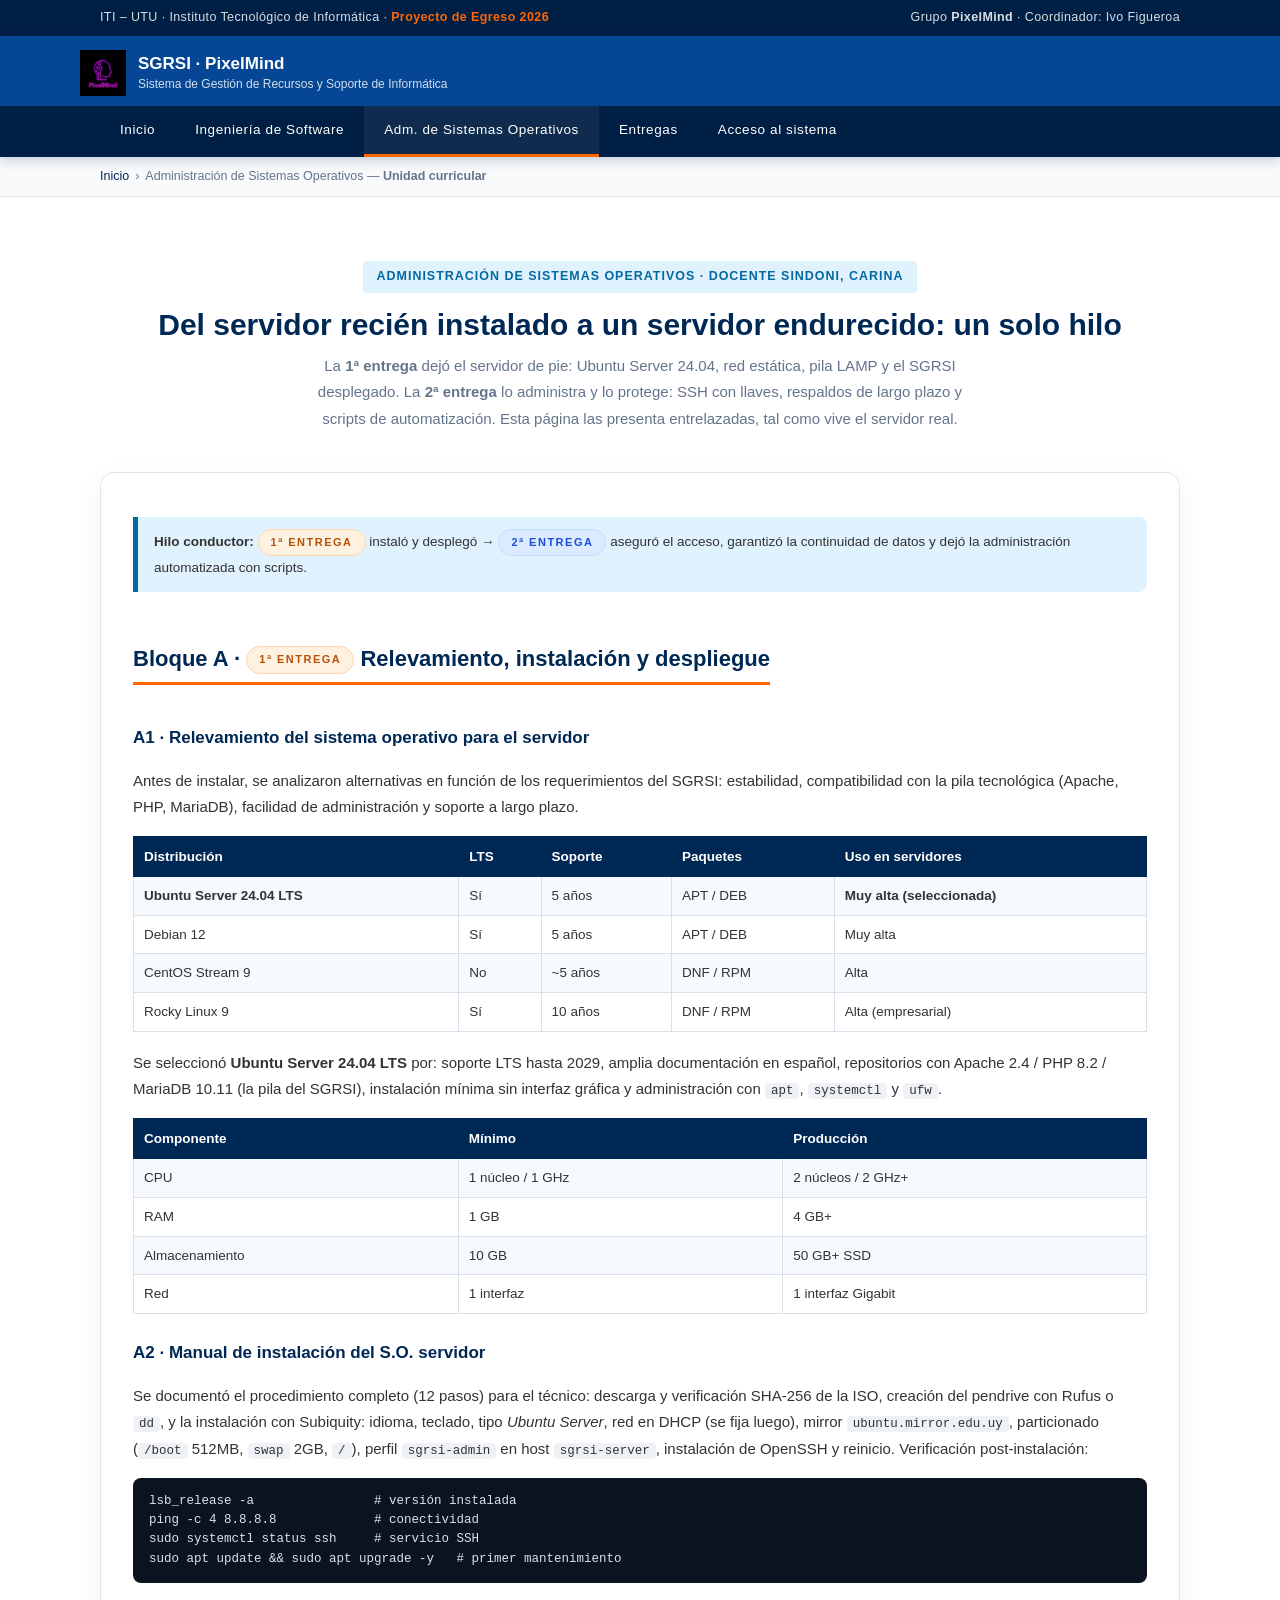
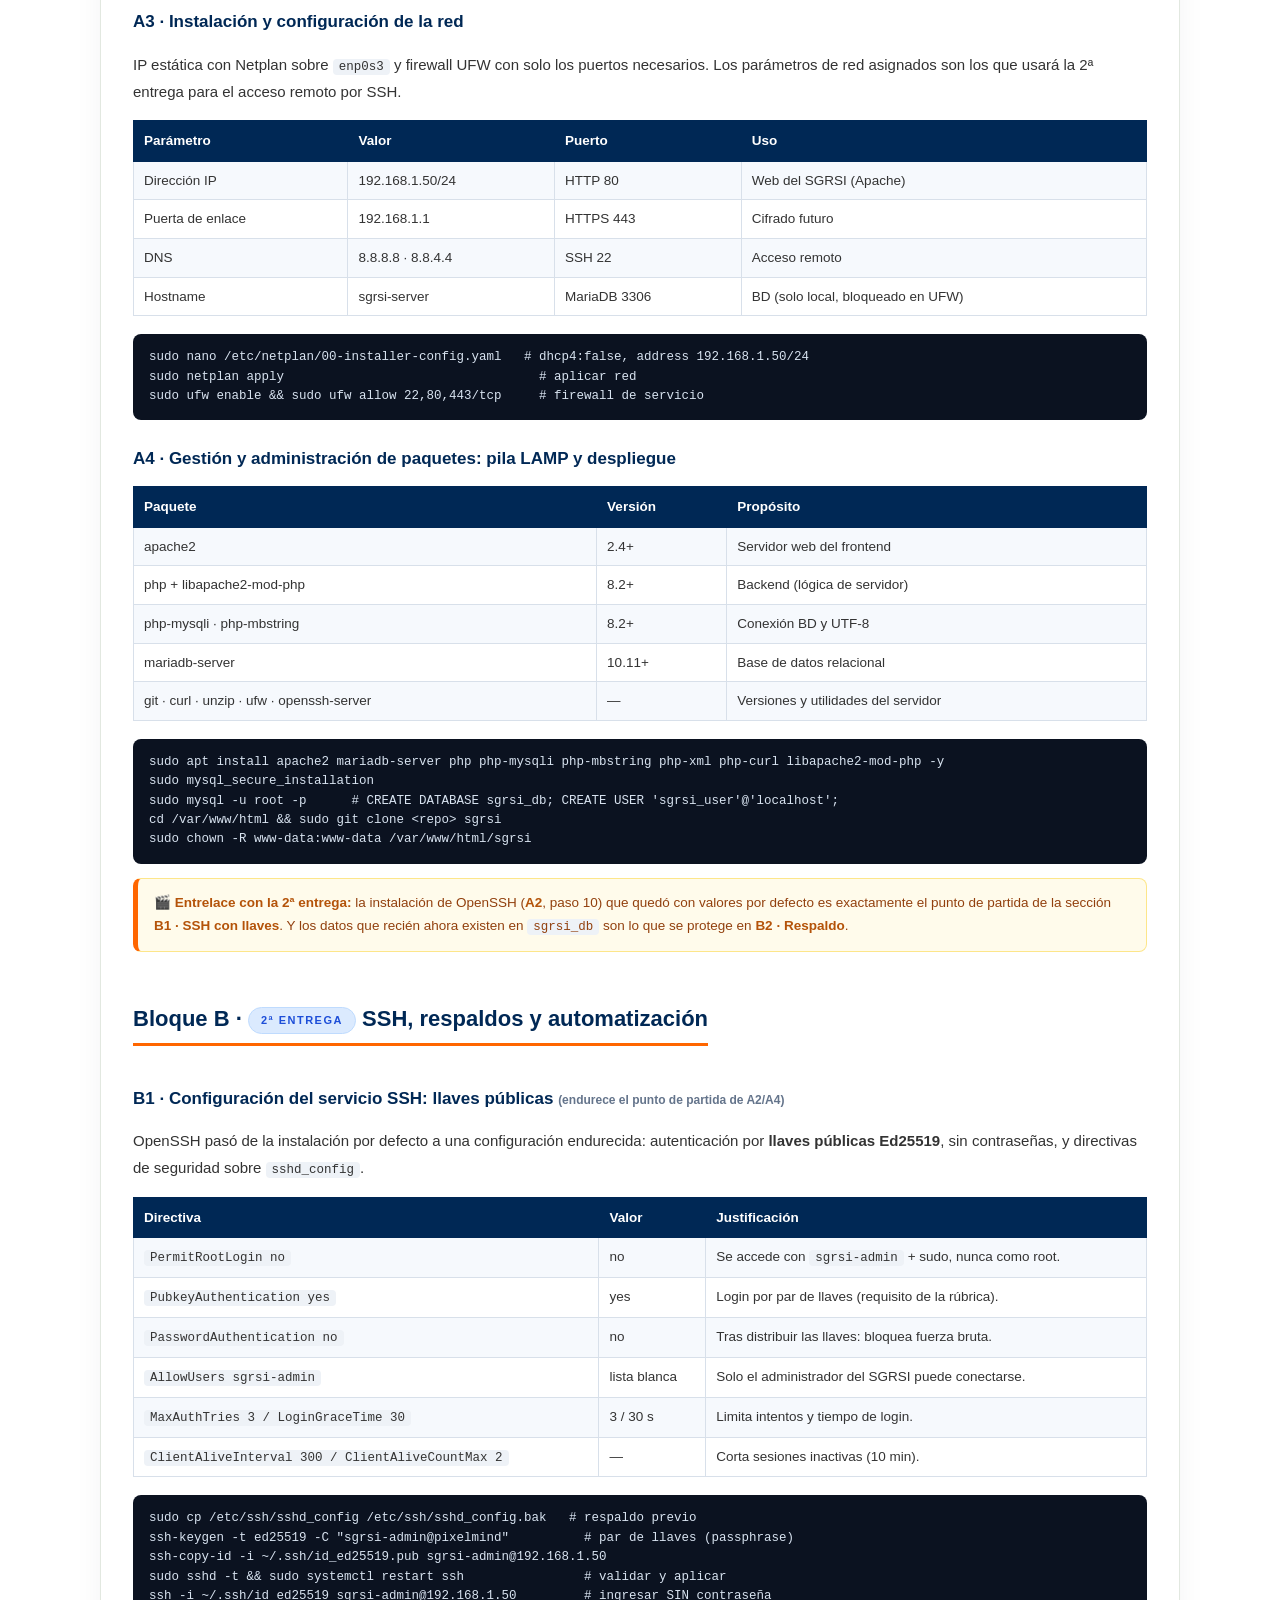
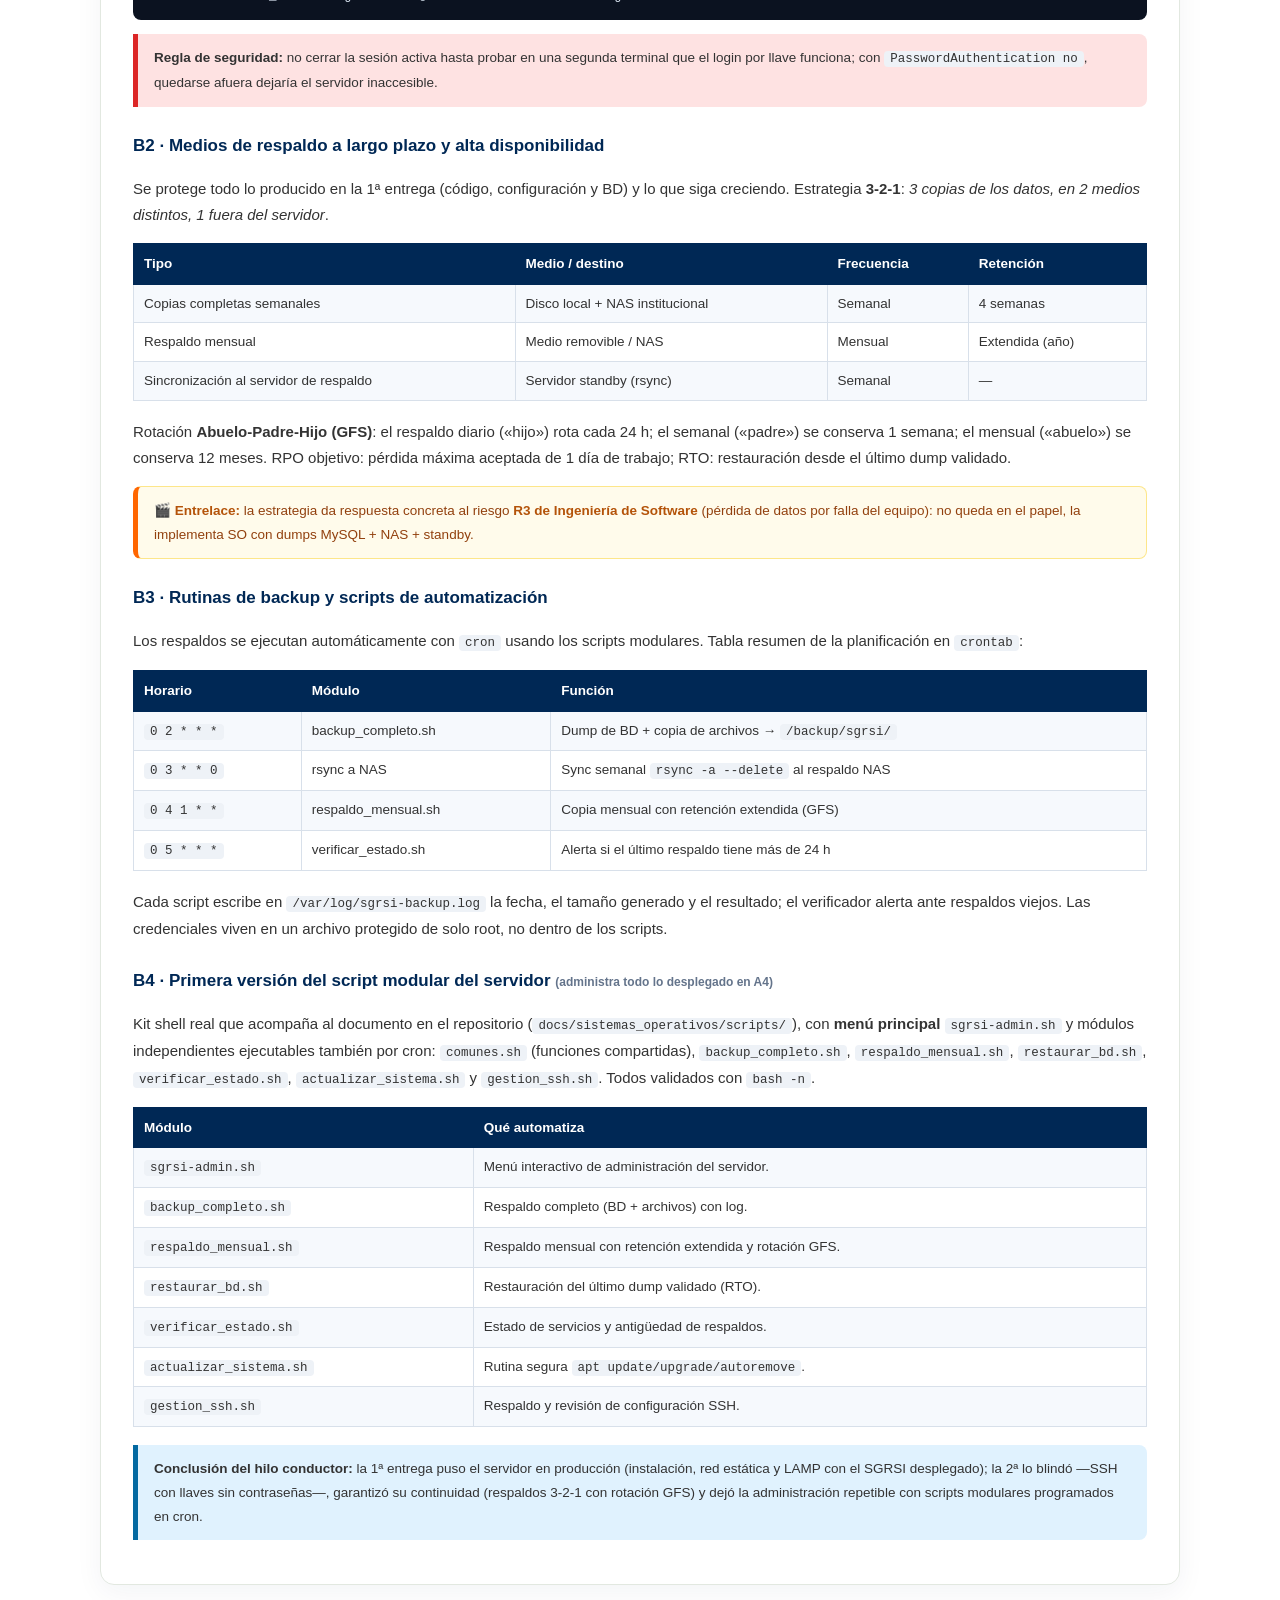
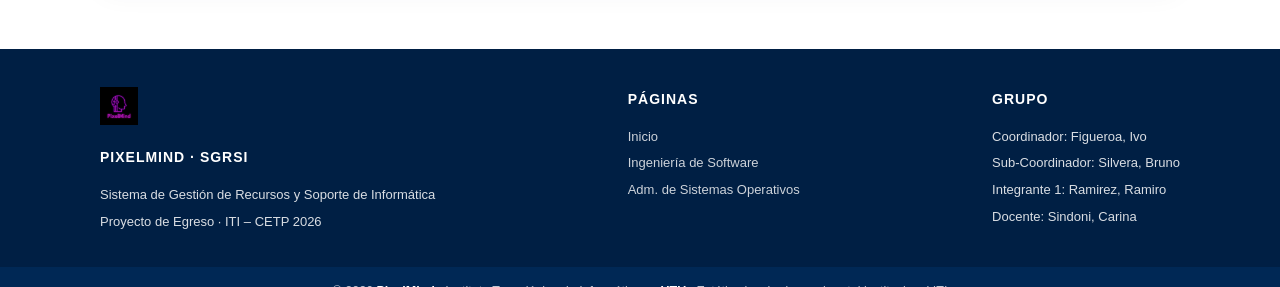
<file: docs/sitio/sistemas.html>
<!DOCTYPE html>
<html lang="es">
<head>
<meta charset="UTF-8">
<meta name="viewport" content="width=device-width, initial-scale=1.0">
<title>Administración de Sistemas Operativos - SGRSI · PixelMind</title>
<link rel="stylesheet" href="assets/estilo_sitio.css">
<style>
    .gantt td { padding:5px 6px; font-size:12px; }
    .celda-s { min-width:26px; text-align:center; }
    .barra { height:14px; border-radius:6px; }
    .hecho { background:#0e9f6e; }
    .curso { background:#f59e0b; }
</style>
</head>
<body>

<div id="top-barra">
    <div class="cont">
        <span>ITI – UTU · Instituto Tecnológico de Informática · <b class="azienda">Proyecto de Egreso 2026</b></span>
        <span>Grupo <b>PixelMind</b> · Coordinador: Ivo Figueroa</span>
    </div>
</div>

<header id="site-header">
    <div class="cont top-header">
        <div class="logo-wrap">
            <div class="brand">
                <img src="assets/pixelmind_logo.png" alt="Logo PixelMind">
                <div class="titles"><b>SGRSI · PixelMind</b><span>Sistema de Gestión de Recursos y Soporte de Informática</span></div>
            </div>
        </div>
    </div>
    <div id="nav-wrap">
        <div class="cont">
            <ul>
                <li><a href="index.html">Inicio</a></li>
                <li><a href="ingenieria.html">Ingeniería de Software</a></li>
                <li><a href="sistemas.html" class="activo">Adm. de Sistemas Operativos</a></li>
                <li><a href="index.html#entregas">Entregas</a></li>
                <li><a href="acceso.html">Acceso al sistema</a></li>
            </ul>
        </div>
    </div>
</header>

<div class="miga"><div class="cont"><a href="index.html">Inicio</a><span class="sep">›</span>Administración de Sistemas Operativos — <b>Unidad curricular</b></div></div>

<section class="seccion">
  <div class="cont">
    <div class="encabezado-seccion">
      <div class="etiqueta">ADMINISTRACIÓN DE SISTEMAS OPERATIVOS · DOCENTE SINDONI, CARINA</div>
      <h2>Del servidor recién instalado a un servidor endurecido: un solo hilo</h2>
      <p>La <b>1ª entrega</b> dejó el servidor de pie: Ubuntu Server 24.04, red estática, pila LAMP y el SGRSI desplegado. La <b>2ª entrega</b> lo administra y lo protege: SSH con llaves, respaldos de largo plazo y scripts de automatización. Esta página las presenta entrelazadas, tal como vive el servidor real.</p>
    </div>

    <div class="doc">
      <div class="nota"><b>Hilo conductor:</b> <span class="badge-e badge-e1">1ª ENTREGA</span> instaló y desplegó → <span class="badge-e badge-e2">2ª ENTREGA</span> aseguró el acceso, garantizó la continuidad de datos y dejó la administración automatizada con scripts.</div>

      <h2>Bloque A · <span class="badge-e badge-e1">1ª ENTREGA</span> Relevamiento, instalación y despliegue</h2>

      <h3>A1 · Relevamiento del sistema operativo para el servidor</h3>
      <p>Antes de instalar, se analizaron alternativas en función de los requerimientos del SGRSI: estabilidad, compatibilidad con la pila tecnológica (Apache, PHP, MariaDB), facilidad de administración y soporte a largo plazo.</p>
      <table>
        <tr><th>Distribución</th><th>LTS</th><th>Soporte</th><th>Paquetes</th><th>Uso en servidores</th></tr>
        <tr><td><b>Ubuntu Server 24.04 LTS</b></td><td>Sí</td><td>5 años</td><td>APT / DEB</td><td><b>Muy alta (seleccionada)</b></td></tr>
        <tr><td>Debian 12</td><td>Sí</td><td>5 años</td><td>APT / DEB</td><td>Muy alta</td></tr>
        <tr><td>CentOS Stream 9</td><td>No</td><td>~5 años</td><td>DNF / RPM</td><td>Alta</td></tr>
        <tr><td>Rocky Linux 9</td><td>Sí</td><td>10 años</td><td>DNF / RPM</td><td>Alta (empresarial)</td></tr>
      </table>
      <p>Se seleccionó <b>Ubuntu Server 24.04 LTS</b> por: soporte LTS hasta 2029, amplia documentación en español, repositorios con Apache 2.4 / PHP 8.2 / MariaDB 10.11 (la pila del SGRSI), instalación mínima sin interfaz gráfica y administración con <code>apt</code>, <code>systemctl</code> y <code>ufw</code>.</p>
      <table>
        <tr><th>Componente</th><th>Mínimo</th><th>Producción</th></tr>
        <tr><td>CPU</td><td>1 núcleo / 1 GHz</td><td>2 núcleos / 2 GHz+</td></tr>
        <tr><td>RAM</td><td>1 GB</td><td>4 GB+</td></tr>
        <tr><td>Almacenamiento</td><td>10 GB</td><td>50 GB+ SSD</td></tr>
        <tr><td>Red</td><td>1 interfaz</td><td>1 interfaz Gigabit</td></tr>
      </table>

      <h3>A2 · Manual de instalación del S.O. servidor</h3>
      <p>Se documentó el procedimiento completo (12 pasos) para el técnico: descarga y verificación SHA-256 de la ISO, creación del pendrive con Rufus o <code>dd</code>, y la instalación con Subiquity: idioma, teclado, tipo <i>Ubuntu Server</i>, red en DHCP (se fija luego), mirror <code>ubuntu.mirror.edu.uy</code>, particionado (<code>/boot</code> 512MB, <code>swap</code> 2GB, <code>/</code>), perfil <code>sgrsi-admin</code> en host <code>sgrsi-server</code>, instalación de OpenSSH y reinicio. Verificación post-instalación:</p>
      <pre>lsb_release -a                # versión instalada
ping -c 4 8.8.8.8             # conectividad
sudo systemctl status ssh     # servicio SSH
sudo apt update && sudo apt upgrade -y   # primer mantenimiento</pre>

      <h3>A3 · Instalación y configuración de la red</h3>
      <p>IP estática con Netplan sobre <code>enp0s3</code> y firewall UFW con solo los puertos necesarios. Los parámetros de red asignados son los que usará la 2ª entrega para el acceso remoto por SSH.</p>
      <table>
        <tr><th>Parámetro</th><th>Valor</th><th>Puerto</th><th>Uso</th></tr>
        <tr><td>Dirección IP</td><td>192.168.1.50/24</td><td>HTTP 80</td><td>Web del SGRSI (Apache)</td></tr>
        <tr><td>Puerta de enlace</td><td>192.168.1.1</td><td>HTTPS 443</td><td>Cifrado futuro</td></tr>
        <tr><td>DNS</td><td>8.8.8.8 · 8.8.4.4</td><td>SSH 22</td><td>Acceso remoto</td></tr>
        <tr><td>Hostname</td><td>sgrsi-server</td><td>MariaDB 3306</td><td>BD (solo local, bloqueado en UFW)</td></tr>
      </table>
      <pre>sudo nano /etc/netplan/00-installer-config.yaml   # dhcp4:false, address 192.168.1.50/24
sudo netplan apply                                  # aplicar red
sudo ufw enable && sudo ufw allow 22,80,443/tcp     # firewall de servicio</pre>

      <h3>A4 · Gestión y administración de paquetes: pila LAMP y despliegue</h3>
      <table>
        <tr><th>Paquete</th><th>Versión</th><th>Propósito</th></tr>
        <tr><td>apache2</td><td>2.4+</td><td>Servidor web del frontend</td></tr>
        <tr><td>php + libapache2-mod-php</td><td>8.2+</td><td>Backend (lógica de servidor)</td></tr>
        <tr><td>php-mysqli · php-mbstring</td><td>8.2+</td><td>Conexión BD y UTF-8</td></tr>
        <tr><td>mariadb-server</td><td>10.11+</td><td>Base de datos relacional</td></tr>
        <tr><td>git · curl · unzip · ufw · openssh-server</td><td>—</td><td>Versiones y utilidades del servidor</td></tr>
      </table>
      <pre>sudo apt install apache2 mariadb-server php php-mysqli php-mbstring php-xml php-curl libapache2-mod-php -y
sudo mysql_secure_installation
sudo mysql -u root -p      # CREATE DATABASE sgrsi_db; CREATE USER 'sgrsi_user'@'localhost';
cd /var/www/html && sudo git clone &lt;repo&gt; sgrsi
sudo chown -R www-data:www-data /var/www/html/sgrsi</pre>
      <div class="enlace-cruzado">🎬 <b>Entrelace con la 2ª entrega:</b> la instalación de OpenSSH (<b>A2</b>, paso 10) que quedó con valores por defecto es exactamente el punto de partida de la sección <b>B1 · SSH con llaves</b>. Y los datos que recién ahora existen en <code>sgrsi_db</code> son lo que se protege en <b>B2 · Respaldo</b>.</div>

      <h2>Bloque B · <span class="badge-e badge-e2">2ª ENTREGA</span> SSH, respaldos y automatización</h2>

      <h3>B1 · Configuración del servicio SSH: llaves públicas <span class="hilo">(endurece el punto de partida de A2/A4)</span></h3>
      <p>OpenSSH pasó de la instalación por defecto a una configuración endurecida: autenticación por <b>llaves públicas Ed25519</b>, sin contraseñas, y directivas de seguridad sobre <code>sshd_config</code>.</p>
      <table>
        <tr><th>Directiva</th><th>Valor</th><th>Justificación</th></tr>
        <tr><td><code>PermitRootLogin no</code></td><td>no</td><td>Se accede con <code>sgrsi-admin</code> + sudo, nunca como root.</td></tr>
        <tr><td><code>PubkeyAuthentication yes</code></td><td>yes</td><td>Login por par de llaves (requisito de la rúbrica).</td></tr>
        <tr><td><code>PasswordAuthentication no</code></td><td>no</td><td>Tras distribuir las llaves: bloquea fuerza bruta.</td></tr>
        <tr><td><code>AllowUsers sgrsi-admin</code></td><td>lista blanca</td><td>Solo el administrador del SGRSI puede conectarse.</td></tr>
        <tr><td><code>MaxAuthTries 3 / LoginGraceTime 30</code></td><td>3 / 30 s</td><td>Limita intentos y tiempo de login.</td></tr>
        <tr><td><code>ClientAliveInterval 300 / ClientAliveCountMax 2</code></td><td>—</td><td>Corta sesiones inactivas (10 min).</td></tr>
      </table>
      <pre>sudo cp /etc/ssh/sshd_config /etc/ssh/sshd_config.bak   # respaldo previo
ssh-keygen -t ed25519 -C "sgrsi-admin@pixelmind"          # par de llaves (passphrase)
ssh-copy-id -i ~/.ssh/id_ed25519.pub sgrsi-admin@192.168.1.50
sudo sshd -t && sudo systemctl restart ssh                # validar y aplicar
ssh -i ~/.ssh/id_ed25519 sgrsi-admin@192.168.1.50         # ingresar SIN contraseña</pre>
      <div class="alerta-doc"><b>Regla de seguridad:</b> no cerrar la sesión activa hasta probar en una segunda terminal que el login por llave funciona; con <code>PasswordAuthentication no</code>, quedarse afuera dejaría el servidor inaccesible.</div>

      <h3>B2 · Medios de respaldo a largo plazo y alta disponibilidad</h3>
      <p>Se protege todo lo producido en la 1ª entrega (código, configuración y BD) y lo que siga creciendo. Estrategia <b>3-2-1</b>: <i>3 copias de los datos, en 2 medios distintos, 1 fuera del servidor</i>.</p>
      <table>
        <tr><th>Tipo</th><th>Medio / destino</th><th>Frecuencia</th><th>Retención</th></tr>
        <tr><td>Copias completas semanales</td><td>Disco local + NAS institucional</td><td>Semanal</td><td>4 semanas</td></tr>
        <tr><td>Respaldo mensual</td><td>Medio removible / NAS</td><td>Mensual</td><td>Extendida (año)</td></tr>
        <tr><td>Sincronización al servidor de respaldo</td><td>Servidor standby (rsync)</td><td>Semanal</td><td>—</td></tr>
      </table>
      <p>Rotación <b>Abuelo-Padre-Hijo (GFS)</b>: el respaldo diario («hijo») rota cada 24 h; el semanal («padre») se conserva 1 semana; el mensual («abuelo») se conserva 12 meses. RPO objetivo: pérdida máxima aceptada de 1 día de trabajo; RTO: restauración desde el último dump validado.</p>
      <div class="enlace-cruzado">🎬 <b>Entrelace:</b> la estrategia da respuesta concreta al riesgo <b>R3 de Ingeniería de Software</b> (pérdida de datos por falla del equipo): no queda en el papel, la implementa SO con dumps MySQL + NAS + standby.</div>

      <h3>B3 · Rutinas de backup y scripts de automatización</h3>
      <p>Los respaldos se ejecutan automáticamente con <code>cron</code> usando los scripts modulares. Tabla resumen de la planificación en <code>crontab</code>:</p>
      <table>
        <tr><th>Horario</th><th>Módulo</th><th>Función</th></tr>
        <tr><td><code>0 2 * * *</code></td><td>backup_completo.sh</td><td>Dump de BD + copia de archivos → <code>/backup/sgrsi/</code></td></tr>
        <tr><td><code>0 3 * * 0</code></td><td>rsync a NAS</td><td>Sync semanal <code>rsync -a --delete</code> al respaldo NAS</td></tr>
        <tr><td><code>0 4 1 * *</code></td><td>respaldo_mensual.sh</td><td>Copia mensual con retención extendida (GFS)</td></tr>
        <tr><td><code>0 5 * * *</code></td><td>verificar_estado.sh</td><td>Alerta si el último respaldo tiene más de 24 h</td></tr>
      </table>
      <p>Cada script escribe en <code>/var/log/sgrsi-backup.log</code> la fecha, el tamaño generado y el resultado; el verificador alerta ante respaldos viejos. Las credenciales viven en un archivo protegido de solo root, no dentro de los scripts.</p>

      <h3>B4 · Primera versión del script modular del servidor <span class="hilo">(administra todo lo desplegado en A4)</span></h3>
      <p>Kit shell real que acompaña al documento en el repositorio (<code>docs/sistemas_operativos/scripts/</code>), con <b>menú principal</b> <code>sgrsi-admin.sh</code> y módulos independientes ejecutables también por cron: <code>comunes.sh</code> (funciones compartidas), <code>backup_completo.sh</code>, <code>respaldo_mensual.sh</code>, <code>restaurar_bd.sh</code>, <code>verificar_estado.sh</code>, <code>actualizar_sistema.sh</code> y <code>gestion_ssh.sh</code>. Todos validados con <code>bash -n</code>.</p>
      <table>
        <tr><th>Módulo</th><th>Qué automatiza</th></tr>
        <tr><td><code>sgrsi-admin.sh</code></td><td>Menú interactivo de administración del servidor.</td></tr>
        <tr><td><code>backup_completo.sh</code></td><td>Respaldo completo (BD + archivos) con log.</td></tr>
        <tr><td><code>respaldo_mensual.sh</code></td><td>Respaldo mensual con retención extendida y rotación GFS.</td></tr>
        <tr><td><code>restaurar_bd.sh</code></td><td>Restauración del último dump validado (RTO).</td></tr>
        <tr><td><code>verificar_estado.sh</code></td><td>Estado de servicios y antigüedad de respaldos.</td></tr>
        <tr><td><code>actualizar_sistema.sh</code></td><td>Rutina segura <code>apt update/upgrade/autoremove</code>.</td></tr>
        <tr><td><code>gestion_ssh.sh</code></td><td>Respaldo y revisión de configuración SSH.</td></tr>
      </table>

      <div class="nota"><b>Conclusión del hilo conductor:</b> la 1ª entrega puso el servidor en producción (instalación, red estática y LAMP con el SGRSI desplegado); la 2ª lo blindó —SSH con llaves sin contraseñas—, garantizó su continuidad (respaldos 3-2-1 con rotación GFS) y dejó la administración repetible con scripts modulares programados en cron.</div>

    </div>
  </div>
</section>

<footer id="site-footer">
    <div id="footer-principal">
        <div class="cont" style="display:flex;flex-wrap:wrap;gap:30px;justify-content:space-between;">
            <div>
                <img src="assets/pixelmind_logo.png" alt="PixelMind" style="height:38px;">
                <h4 style="margin-top:12px;">PixelMind · SGRSI</h4>
                <p>Sistema de Gestión de Recursos y Soporte de Informática</p>
                <p>Proyecto de Egreso · ITI – CETP 2026</p>
            </div>
            <div>
                <h4>Páginas</h4>
                <p><a href="index.html">Inicio</a></p>
                <p><a href="ingenieria.html">Ingeniería de Software</a></p>
                <p><a href="sistemas.html">Adm. de Sistemas Operativos</a></p>
            </div>
            <div>
                <h4>Grupo</h4>
                <p>Coordinador: Figueroa, Ivo</p>
                <p>Sub-Coordinador: Silvera, Bruno</p>
                <p>Integrante 1: Ramirez, Ramiro</p>
                <p>Docente: Sindoni, Carina</p>
            </div>
        </div>
    </div>
    <div id="footer-copy"><div class="cont">© 2026 <b>PixelMind</b> · Instituto Tecnológico de Informática — <b>UTU</b> · Estética inspirada en el portal institucional ITI</div></div>
</footer>

</body>
</html>
</file>
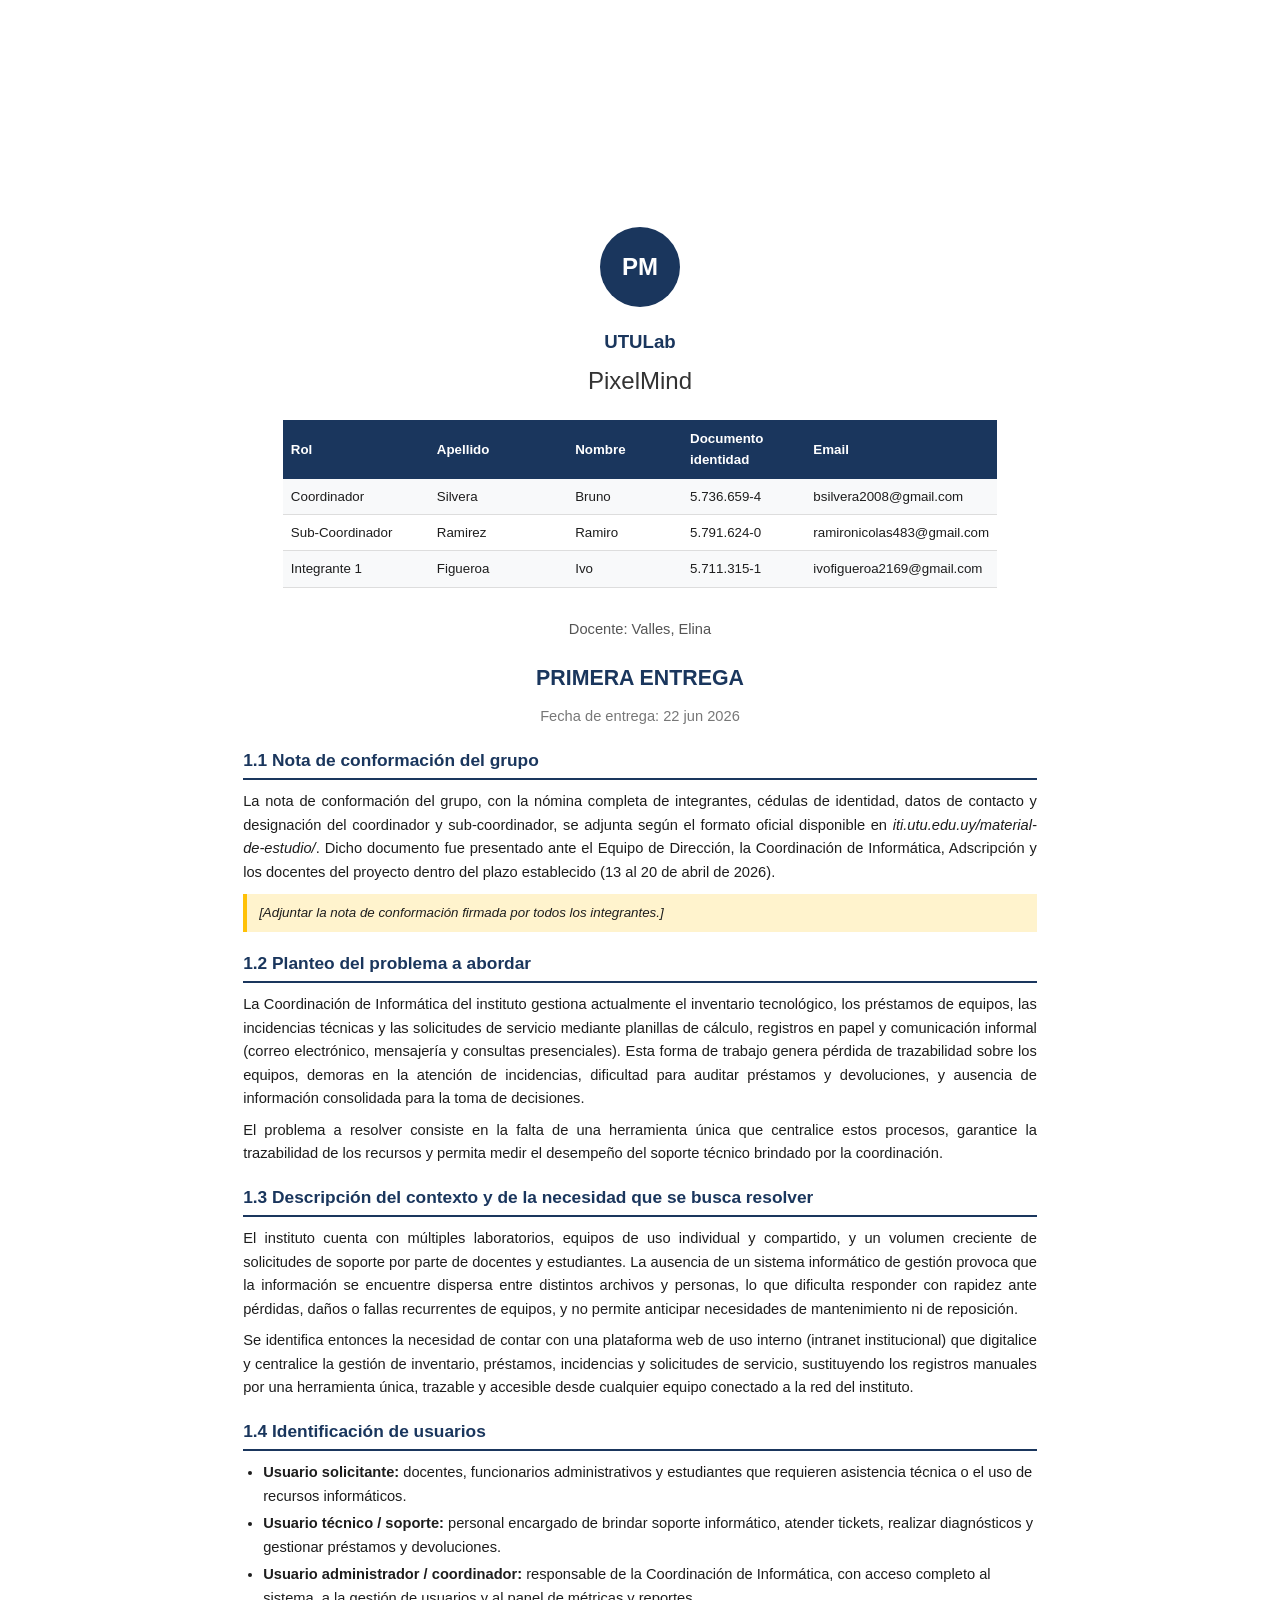
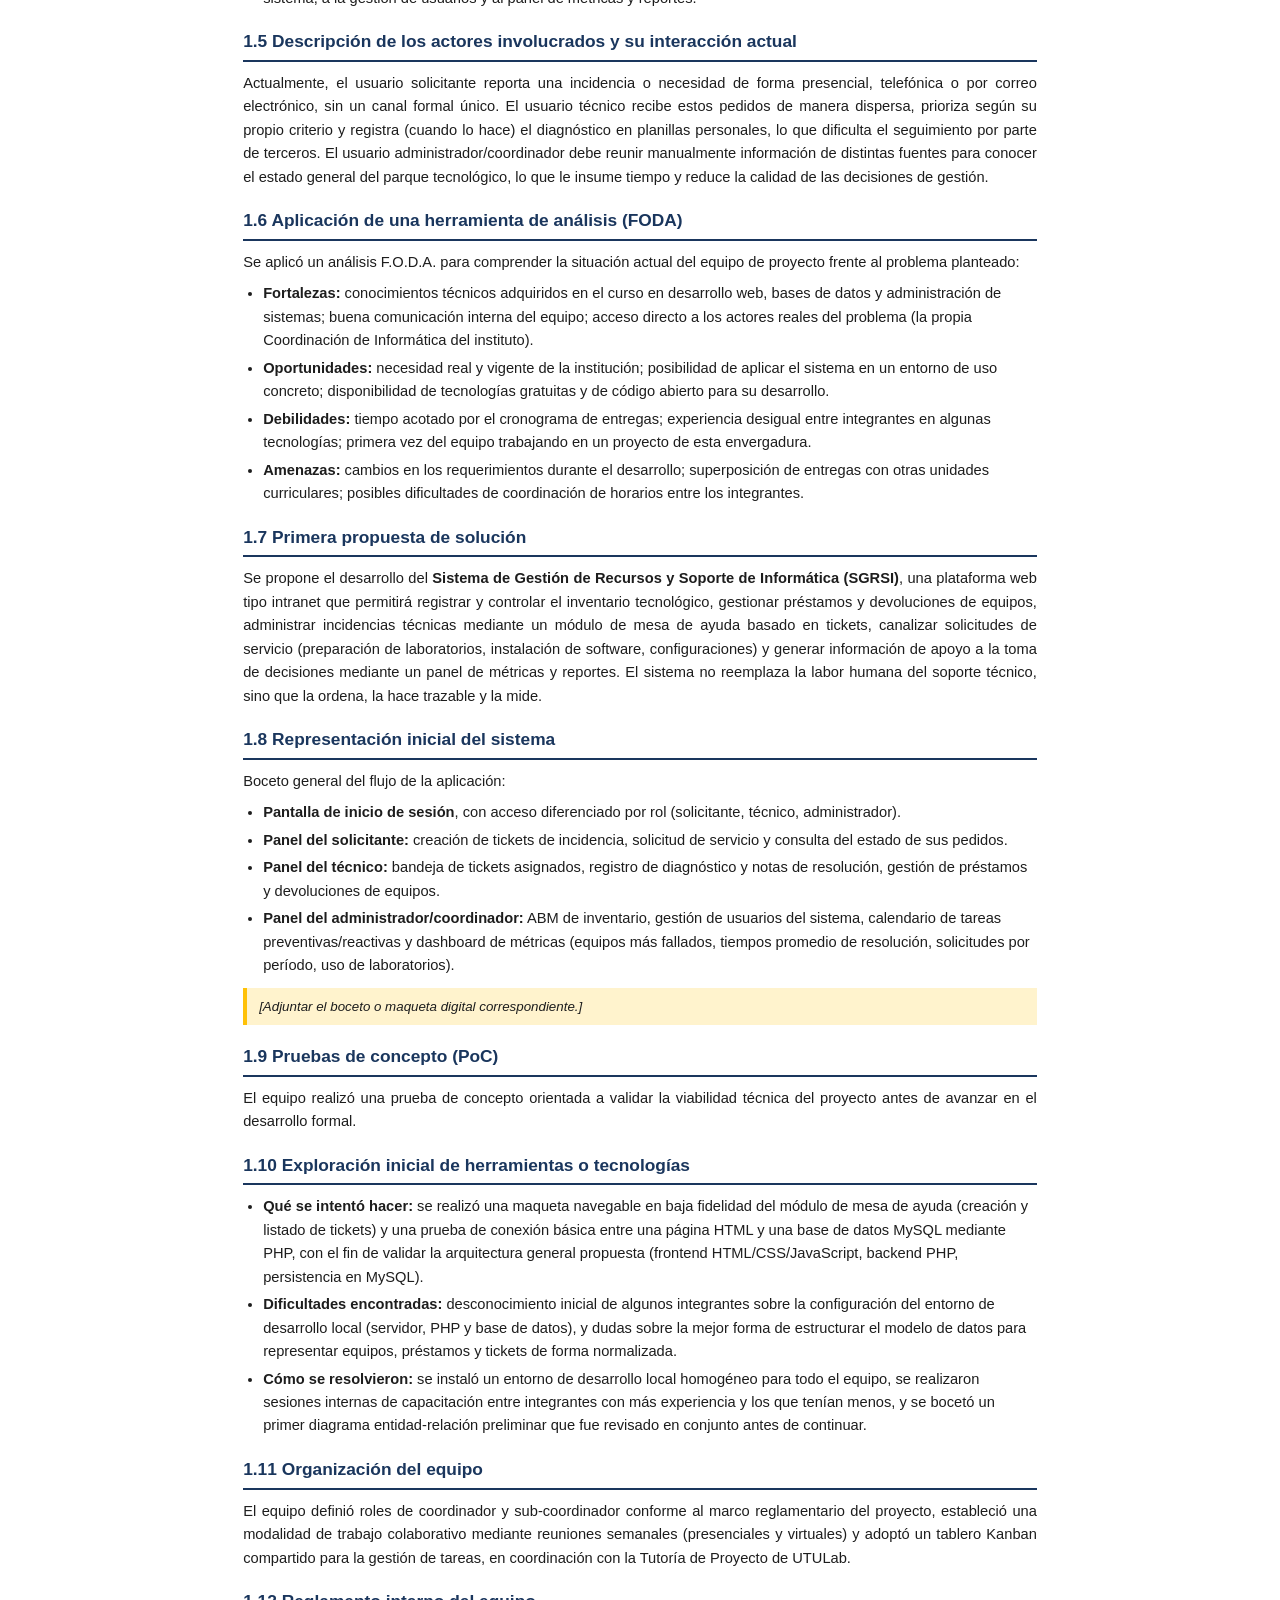
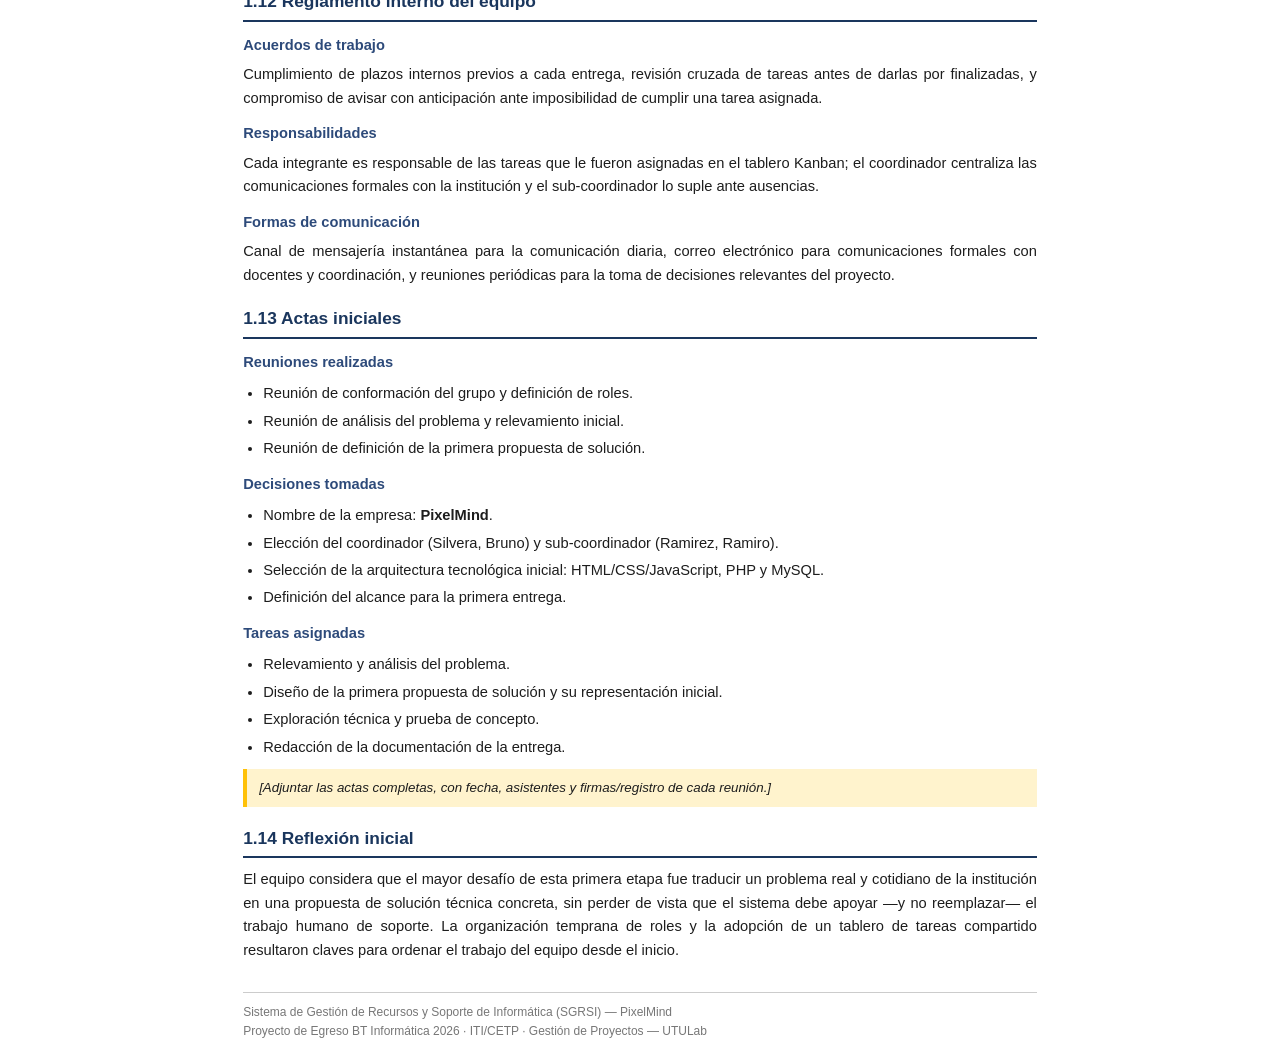
<file: docs/utulab/SGRSI_1raEntrega_UTULab.html>
<!DOCTYPE html>
<html lang="es">
<head>
    <meta charset="UTF-8">
    <title>UTULab - Primera Entrega | SGRSI - PixelMind</title>
    <style>
        @page { size: A4; margin: 20mm 18mm 20mm 18mm; }
        * { box-sizing: border-box; margin: 0; padding: 0; }
        body { font-family: 'Segoe UI', Arial, sans-serif; font-size: 11pt; line-height: 1.6; color: #1d1d1d; }
        .page { width: 100%; max-width: 210mm; margin: 0 auto; page-break-after: always; }
        .page:last-child { page-break-after: auto; }
        .cover { text-align: center; padding-top: 60mm; }
        .cover .logo { width: 80px; height: 80px; background: #1a365d; border-radius: 50%; margin: 0 auto 20px; display: flex; align-items: center; justify-content: center; color: white; font-weight: bold; font-size: 24px; }
        .cover h1 { font-size: 22pt; color: #1a365d; margin-bottom: 8px; }
        .cover h2 { font-size: 14pt; color: #555; font-weight: normal; margin-bottom: 30px; }
        .cover .meta { font-size: 10pt; color: #777; }
        .cover .meta div { margin-bottom: 4px; }
        table { width: 100%; border-collapse: collapse; margin: 12px 0; font-size: 10pt; }
        th { background: #1a365d; color: white; padding: 8px; text-align: left; }
        td { padding: 7px 8px; border-bottom: 1px solid #ddd; }
        tr:nth-child(even) td { background: #f8f9fa; }
        h2 { color: #1a365d; border-bottom: 2px solid #1a365d; padding-bottom: 4px; margin: 18px 0 10px; font-size: 13pt; }
        h3 { color: #2d4a7a; margin: 12px 0 6px; font-size: 11pt; }
        p { margin-bottom: 8px; text-align: justify; }
        ul, ol { margin: 8px 0 8px 20px; }
        li { margin-bottom: 4px; }
        .section { margin-bottom: 14px; }
        .placeholder { background: #fff3cd; padding: 8px 12px; border-left: 4px solid #ffc107; margin: 10px 0; font-style: italic; font-size: 10pt; }
    </style>
</head>
<body>

<!-- PORTADA - FORMATO UTULAB -->
<div class="page cover">
    <div style="text-align: center; margin-bottom: 20px;">
        <div class="logo">PM</div>
        <div style="font-size: 14pt; color: #1a365d; font-weight: bold; margin-top: 10px;">UTULab</div>
        <div style="font-size: 18pt; color: #333; margin-top: 5px;">PixelMind</div>
    </div>
    <table style="width: 90%; margin: 20px auto; text-align: left;">
        <tr>
            <th style="width: 25%;">Rol</th>
            <th style="width: 25%;">Apellido</th>
            <th style="width: 20%;">Nombre</th>
            <th style="width: 20%;">Documento identidad</th>
            <th style="width: 30%;">Email</th>
        </tr>
        <tr>
            <td>Coordinador</td>
            <td>Silvera</td>
            <td>Bruno</td>
            <td>5.736.659-4</td>
            <td>bsilvera2008@gmail.com</td>
        </tr>
        <tr>
            <td>Sub-Coordinador</td>
            <td>Ramirez</td>
            <td>Ramiro</td>
            <td>5.791.624-0</td>
            <td>ramironicolas483@gmail.com</td>
        </tr>
        <tr>
            <td>Integrante 1</td>
            <td>Figueroa</td>
            <td>Ivo</td>
            <td>5.711.315-1</td>
            <td>ivofigueroa2169@gmail.com</td>
        </tr>
    </table>
    <div style="text-align: center; margin-top: 30px;">
        <div style="font-size: 11pt; color: #555;">Docente: Valles, Elina</div>
        <div style="font-size: 16pt; color: #1a365d; font-weight: bold; margin-top: 20px;">PRIMERA ENTREGA</div>
        <div style="font-size: 11pt; color: #777; margin-top: 10px;">Fecha de entrega: 22 jun 2026</div>
    </div>
</div>

<!-- 1. NOTA DE CONFORMACIÓN DEL GRUPO -->
<div class="page">
    <h2>1.1 Nota de conformación del grupo</h2>
    <div class="section">
        <p>La nota de conformación del grupo, con la nómina completa de integrantes, cédulas de identidad, datos de contacto y designación del coordinador y sub-coordinador, se adjunta según el formato oficial disponible en <em>iti.utu.edu.uy/material-de-estudio/</em>. Dicho documento fue presentado ante el Equipo de Dirección, la Coordinación de Informática, Adscripción y los docentes del proyecto dentro del plazo establecido (13 al 20 de abril de 2026).</p>
        <div class="placeholder">[Adjuntar la nota de conformación firmada por todos los integrantes.]</div>
    </div>

    <!-- 1. PLANTEAMIENTO DEL PROBLEMA -->
    <h2>1.2 Planteo del problema a abordar</h2>
    <div class="section">
        <p>La Coordinación de Informática del instituto gestiona actualmente el inventario tecnológico, los préstamos de equipos, las incidencias técnicas y las solicitudes de servicio mediante planillas de cálculo, registros en papel y comunicación informal (correo electrónico, mensajería y consultas presenciales). Esta forma de trabajo genera pérdida de trazabilidad sobre los equipos, demoras en la atención de incidencias, dificultad para auditar préstamos y devoluciones, y ausencia de información consolidada para la toma de decisiones.</p>
        <p>El problema a resolver consiste en la falta de una herramienta única que centralice estos procesos, garantice la trazabilidad de los recursos y permita medir el desempeño del soporte técnico brindado por la coordinación.</p>
    </div>

    <!-- 2. CONTEXTO -->
    <h2>1.3 Descripción del contexto y de la necesidad que se busca resolver</h2>
    <div class="section">
        <p>El instituto cuenta con múltiples laboratorios, equipos de uso individual y compartido, y un volumen creciente de solicitudes de soporte por parte de docentes y estudiantes. La ausencia de un sistema informático de gestión provoca que la información se encuentre dispersa entre distintos archivos y personas, lo que dificulta responder con rapidez ante pérdidas, daños o fallas recurrentes de equipos, y no permite anticipar necesidades de mantenimiento ni de reposición.</p>
        <p>Se identifica entonces la necesidad de contar con una plataforma web de uso interno (intranet institucional) que digitalice y centralice la gestión de inventario, préstamos, incidencias y solicitudes de servicio, sustituyendo los registros manuales por una herramienta única, trazable y accesible desde cualquier equipo conectado a la red del instituto.</p>
    </div>

    <!-- 3. IDENTIFICACIÓN DE USUARIOS -->
    <h2>1.4 Identificación de usuarios</h2>
    <div class="section">
        <ul>
            <li><strong>Usuario solicitante:</strong> docentes, funcionarios administrativos y estudiantes que requieren asistencia técnica o el uso de recursos informáticos.</li>
            <li><strong>Usuario técnico / soporte:</strong> personal encargado de brindar soporte informático, atender tickets, realizar diagnósticos y gestionar préstamos y devoluciones.</li>
            <li><strong>Usuario administrador / coordinador:</strong> responsable de la Coordinación de Informática, con acceso completo al sistema, a la gestión de usuarios y al panel de métricas y reportes.</li>
        </ul>
    </div>

    <!-- 4. ACTORES -->
    <h2>1.5 Descripción de los actores involucrados y su interacción actual</h2>
    <div class="section">
        <p>Actualmente, el usuario solicitante reporta una incidencia o necesidad de forma presencial, telefónica o por correo electrónico, sin un canal formal único. El usuario técnico recibe estos pedidos de manera dispersa, prioriza según su propio criterio y registra (cuando lo hace) el diagnóstico en planillas personales, lo que dificulta el seguimiento por parte de terceros. El usuario administrador/coordinador debe reunir manualmente información de distintas fuentes para conocer el estado general del parque tecnológico, lo que le insume tiempo y reduce la calidad de las decisiones de gestión.</p>
    </div>

    <!-- 5. FODA -->
    <h2>1.6 Aplicación de una herramienta de análisis (FODA)</h2>
    <div class="section">
        <p>Se aplicó un análisis F.O.D.A. para comprender la situación actual del equipo de proyecto frente al problema planteado:</p>
        <ul>
            <li><strong>Fortalezas:</strong> conocimientos técnicos adquiridos en el curso en desarrollo web, bases de datos y administración de sistemas; buena comunicación interna del equipo; acceso directo a los actores reales del problema (la propia Coordinación de Informática del instituto).</li>
            <li><strong>Oportunidades:</strong> necesidad real y vigente de la institución; posibilidad de aplicar el sistema en un entorno de uso concreto; disponibilidad de tecnologías gratuitas y de código abierto para su desarrollo.</li>
            <li><strong>Debilidades:</strong> tiempo acotado por el cronograma de entregas; experiencia desigual entre integrantes en algunas tecnologías; primera vez del equipo trabajando en un proyecto de esta envergadura.</li>
            <li><strong>Amenazas:</strong> cambios en los requerimientos durante el desarrollo; superposición de entregas con otras unidades curriculares; posibles dificultades de coordinación de horarios entre los integrantes.</li>
        </ul>
    </div>
</div>

<div class="page">
    <!-- 6. PROPUESTA -->
    <h2>1.7 Primera propuesta de solución</h2>
    <div class="section">
        <p>Se propone el desarrollo del <strong>Sistema de Gestión de Recursos y Soporte de Informática (SGRSI)</strong>, una plataforma web tipo intranet que permitirá registrar y controlar el inventario tecnológico, gestionar préstamos y devoluciones de equipos, administrar incidencias técnicas mediante un módulo de mesa de ayuda basado en tickets, canalizar solicitudes de servicio (preparación de laboratorios, instalación de software, configuraciones) y generar información de apoyo a la toma de decisiones mediante un panel de métricas y reportes. El sistema no reemplaza la labor humana del soporte técnico, sino que la ordena, la hace trazable y la mide.</p>
    </div>

    <!-- 7. REPRESENTACIÓN INICIAL -->
    <h2>1.8 Representación inicial del sistema</h2>
    <div class="section">
        <p>Boceto general del flujo de la aplicación:</p>
        <ul>
            <li><strong>Pantalla de inicio de sesión</strong>, con acceso diferenciado por rol (solicitante, técnico, administrador).</li>
            <li><strong>Panel del solicitante:</strong> creación de tickets de incidencia, solicitud de servicio y consulta del estado de sus pedidos.</li>
            <li><strong>Panel del técnico:</strong> bandeja de tickets asignados, registro de diagnóstico y notas de resolución, gestión de préstamos y devoluciones de equipos.</li>
            <li><strong>Panel del administrador/coordinador:</strong> ABM de inventario, gestión de usuarios del sistema, calendario de tareas preventivas/reactivas y dashboard de métricas (equipos más fallados, tiempos promedio de resolución, solicitudes por período, uso de laboratorios).</li>
        </ul>
        <div class="placeholder">[Adjuntar el boceto o maqueta digital correspondiente.]</div>
    </div>

    <!-- 8. PoC -->
    <h2>1.9 Pruebas de concepto (PoC)</h2>
    <div class="section">
        <p>El equipo realizó una prueba de concepto orientada a validar la viabilidad técnica del proyecto antes de avanzar en el desarrollo formal.</p>
    </div>

    <!-- 9. HERRAMIENTAS -->
    <h2>1.10 Exploración inicial de herramientas o tecnologías</h2>
    <div class="section">
        <ul>
            <li><strong>Qué se intentó hacer:</strong> se realizó una maqueta navegable en baja fidelidad del módulo de mesa de ayuda (creación y listado de tickets) y una prueba de conexión básica entre una página HTML y una base de datos MySQL mediante PHP, con el fin de validar la arquitectura general propuesta (frontend HTML/CSS/JavaScript, backend PHP, persistencia en MySQL).</li>
            <li><strong>Dificultades encontradas:</strong> desconocimiento inicial de algunos integrantes sobre la configuración del entorno de desarrollo local (servidor, PHP y base de datos), y dudas sobre la mejor forma de estructurar el modelo de datos para representar equipos, préstamos y tickets de forma normalizada.</li>
            <li><strong>Cómo se resolvieron:</strong> se instaló un entorno de desarrollo local homogéneo para todo el equipo, se realizaron sesiones internas de capacitación entre integrantes con más experiencia y los que tenían menos, y se bocetó un primer diagrama entidad-relación preliminar que fue revisado en conjunto antes de continuar.</li>
        </ul>
    </div>

    <!-- 10. ORGANIZACIÓN DEL EQUIPO -->
    <h2>1.11 Organización del equipo</h2>
    <div class="section">
        <p>El equipo definió roles de coordinador y sub-coordinador conforme al marco reglamentario del proyecto, estableció una modalidad de trabajo colaborativo mediante reuniones semanales (presenciales y virtuales) y adoptó un tablero Kanban compartido para la gestión de tareas, en coordinación con la Tutoría de Proyecto de UTULab.</p>
    </div>

    <!-- 11. REGLAMENTO INTERNO -->
    <h2>1.12 Reglamento interno del equipo</h2>
    <div class="section">
        <h3>Acuerdos de trabajo</h3>
        <p>Cumplimiento de plazos internos previos a cada entrega, revisión cruzada de tareas antes de darlas por finalizadas, y compromiso de avisar con anticipación ante imposibilidad de cumplir una tarea asignada.</p>
        <h3>Responsabilidades</h3>
        <p>Cada integrante es responsable de las tareas que le fueron asignadas en el tablero Kanban; el coordinador centraliza las comunicaciones formales con la institución y el sub-coordinador lo suple ante ausencias.</p>
        <h3>Formas de comunicación</h3>
        <p>Canal de mensajería instantánea para la comunicación diaria, correo electrónico para comunicaciones formales con docentes y coordinación, y reuniones periódicas para la toma de decisiones relevantes del proyecto.</p>
    </div>
</div>

<div class="page">
    <!-- 12. ACTAS INICIALES -->
    <h2>1.13 Actas iniciales</h2>
    <div class="section">
        <h3>Reuniones realizadas</h3>
        <ul>
            <li>Reunión de conformación del grupo y definición de roles.</li>
            <li>Reunión de análisis del problema y relevamiento inicial.</li>
            <li>Reunión de definición de la primera propuesta de solución.</li>
        </ul>
        <h3>Decisiones tomadas</h3>
        <ul>
            <li>Nombre de la empresa: <strong>PixelMind</strong>.</li>
            <li>Elección del coordinador (Silvera, Bruno) y sub-coordinador (Ramirez, Ramiro).</li>
            <li>Selección de la arquitectura tecnológica inicial: HTML/CSS/JavaScript, PHP y MySQL.</li>
            <li>Definición del alcance para la primera entrega.</li>
        </ul>
        <h3>Tareas asignadas</h3>
        <ul>
            <li>Relevamiento y análisis del problema.</li>
            <li>Diseño de la primera propuesta de solución y su representación inicial.</li>
            <li>Exploración técnica y prueba de concepto.</li>
            <li>Redacción de la documentación de la entrega.</li>
        </ul>
        <div class="placeholder">[Adjuntar las actas completas, con fecha, asistentes y firmas/registro de cada reunión.]</div>
    </div>

    <!-- 13. REFLEXIÓN INICIAL -->
    <h2>1.14 Reflexión inicial</h2>
    <div class="section">
        <p>El equipo considera que el mayor desafío de esta primera etapa fue traducir un problema real y cotidiano de la institución en una propuesta de solución técnica concreta, sin perder de vista que el sistema debe apoyar —y no reemplazar— el trabajo humano de soporte. La organización temprana de roles y la adopción de un tablero de tareas compartido resultaron claves para ordenar el trabajo del equipo desde el inicio.</p>
    </div>

    <!-- PIE DE PÁGINA -->
    <div style="margin-top: 30px; border-top: 1px solid #ccc; padding-top: 10px; font-size: 9pt; color: #777; text-align: center;">
        <p>Sistema de Gestión de Recursos y Soporte de Informática (SGRSI) — PixelMind<br>
        Proyecto de Egreso BT Informática 2026 · ITI/CETP · Gestión de Proyectos — UTULab</p>
    </div>
</div>

</body>
</html>
</file>
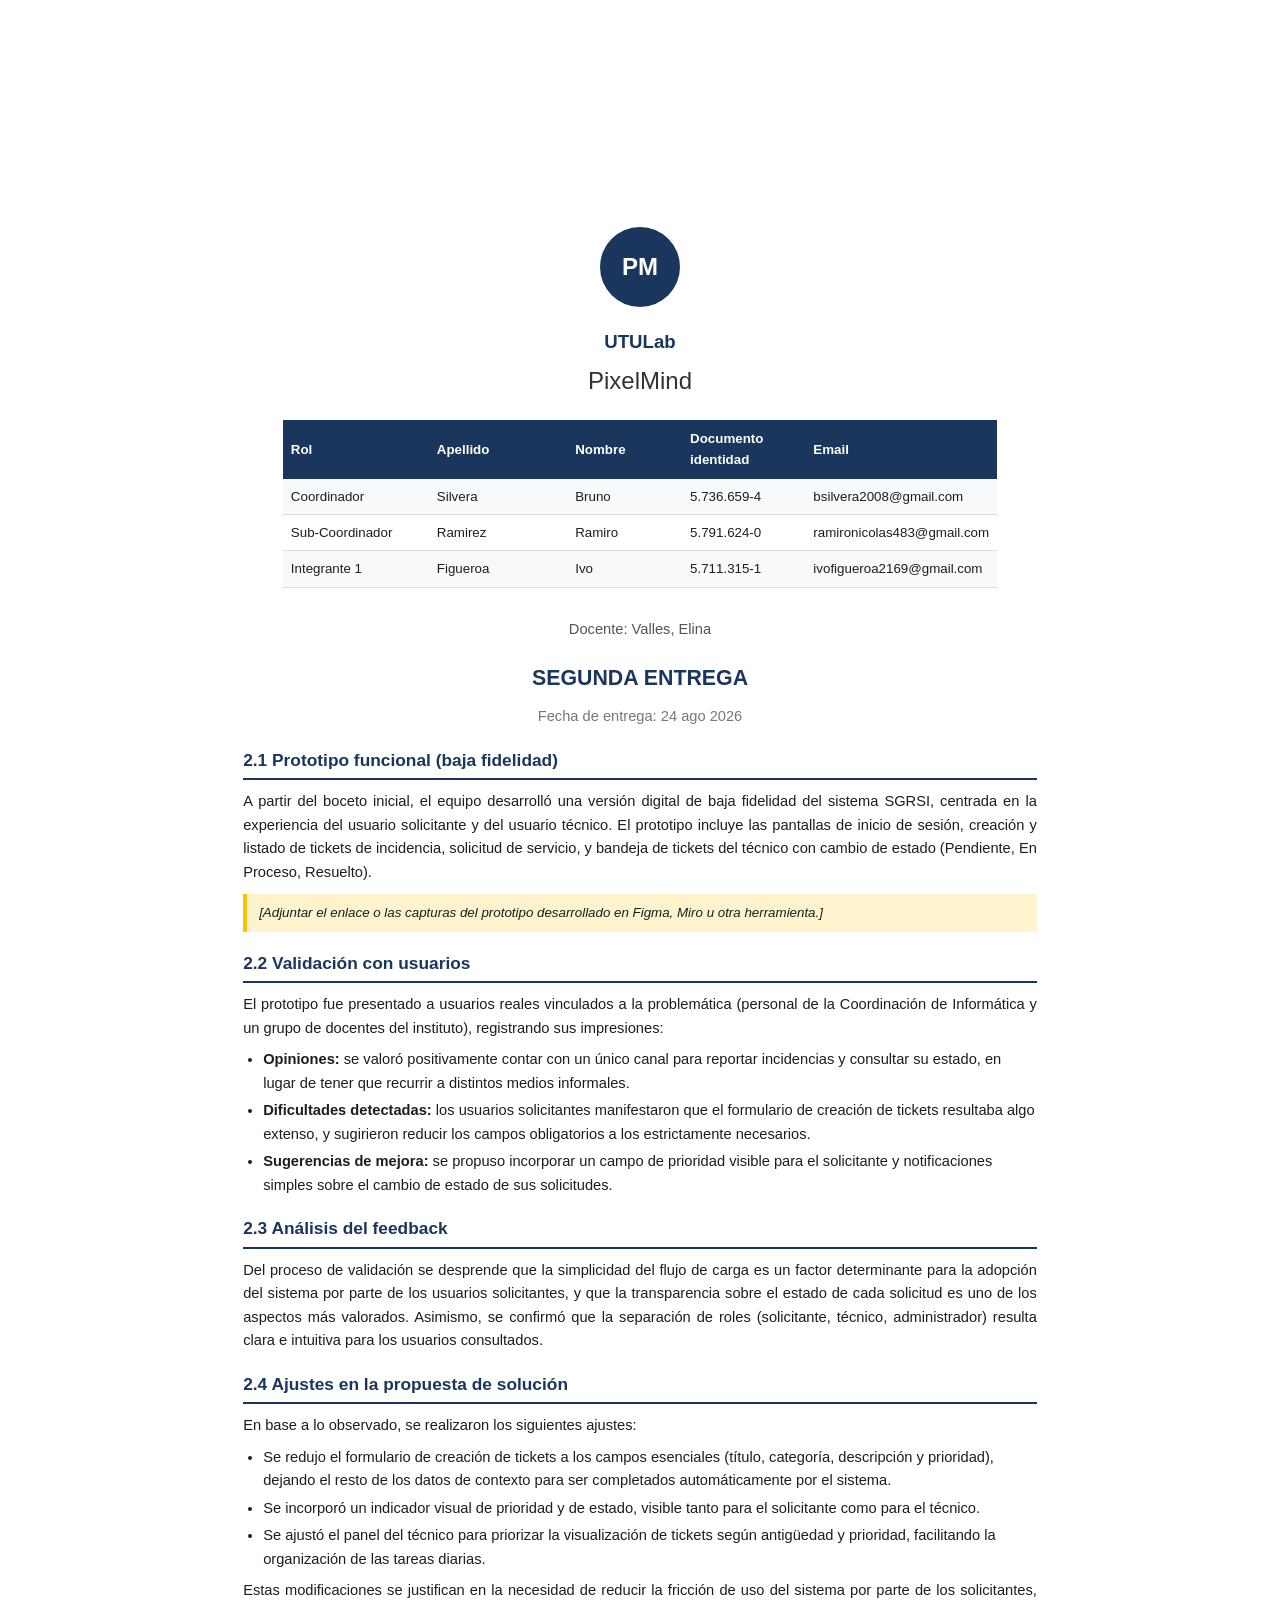
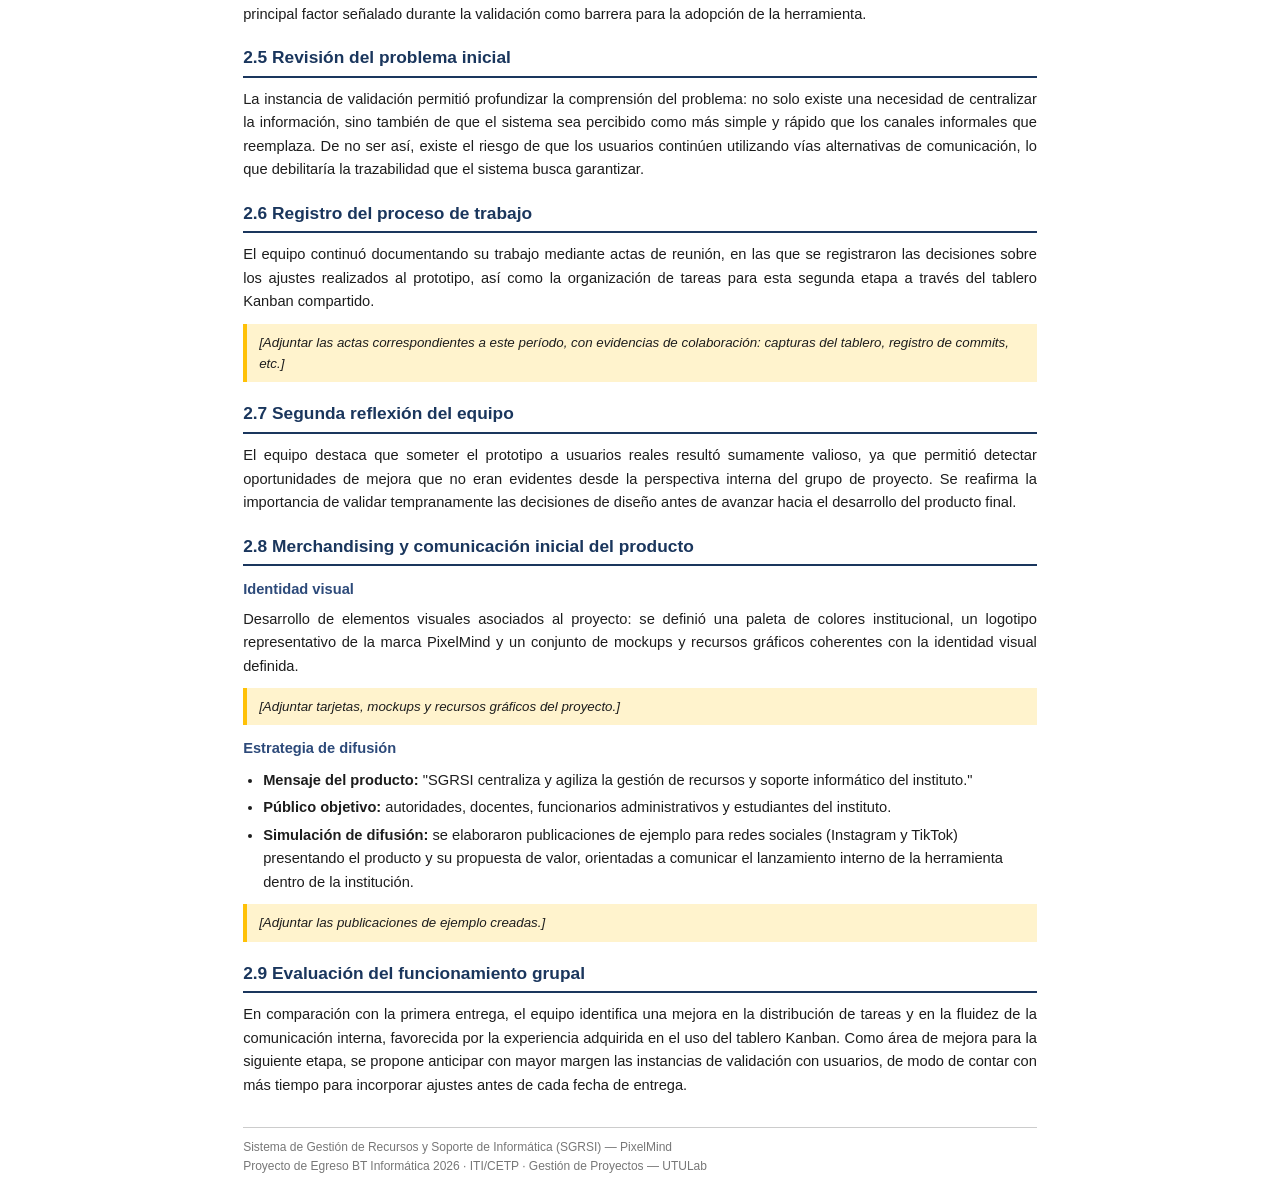
<file: docs/utulab/SGRSI_2daEntrega_UTULab.html>
<!DOCTYPE html>
<html lang="es">
<head>
    <meta charset="UTF-8">
    <title>UTULab - Segunda Entrega | SGRSI - PixelMind</title>
    <style>
        @page { size: A4; margin: 20mm 18mm 20mm 18mm; }
        * { box-sizing: border-box; margin: 0; padding: 0; }
        body { font-family: 'Segoe UI', Arial, sans-serif; font-size: 11pt; line-height: 1.6; color: #1d1d1d; }
        .page { width: 100%; max-width: 210mm; margin: 0 auto; page-break-after: always; }
        .page:last-child { page-break-after: auto; }
        .cover { text-align: center; padding-top: 60mm; }
        .cover .logo { width: 80px; height: 80px; background: #1a365d; border-radius: 50%; margin: 0 auto 20px; display: flex; align-items: center; justify-content: center; color: white; font-weight: bold; font-size: 24px; }
        table { width: 100%; border-collapse: collapse; margin: 12px 0; font-size: 10pt; }
        th { background: #1a365d; color: white; padding: 8px; text-align: left; }
        td { padding: 7px 8px; border-bottom: 1px solid #ddd; }
        tr:nth-child(even) td { background: #f8f9fa; }
        h2 { color: #1a365d; border-bottom: 2px solid #1a365d; padding-bottom: 4px; margin: 18px 0 10px; font-size: 13pt; }
        h3 { color: #2d4a7a; margin: 12px 0 6px; font-size: 11pt; }
        p { margin-bottom: 8px; text-align: justify; }
        ul, ol { margin: 8px 0 8px 20px; }
        li { margin-bottom: 4px; }
        .section { margin-bottom: 14px; }
        .placeholder { background: #fff3cd; padding: 8px 12px; border-left: 4px solid #ffc107; margin: 10px 0; font-style: italic; font-size: 10pt; }
    </style>
</head>
<body>

<!-- PORTADA - FORMATO UTULAB -->
<div class="page cover">
    <div style="text-align: center; margin-bottom: 20px;">
        <div class="logo">PM</div>
        <div style="font-size: 14pt; color: #1a365d; font-weight: bold; margin-top: 10px;">UTULab</div>
        <div style="font-size: 18pt; color: #333; margin-top: 5px;">PixelMind</div>
    </div>
    <table style="width: 90%; margin: 20px auto; text-align: left;">
        <tr>
            <th style="width: 25%;">Rol</th>
            <th style="width: 25%;">Apellido</th>
            <th style="width: 20%;">Nombre</th>
            <th style="width: 20%;">Documento identidad</th>
            <th style="width: 30%;">Email</th>
        </tr>
        <tr>
            <td>Coordinador</td>
            <td>Silvera</td>
            <td>Bruno</td>
            <td>5.736.659-4</td>
            <td>bsilvera2008@gmail.com</td>
        </tr>
        <tr>
            <td>Sub-Coordinador</td>
            <td>Ramirez</td>
            <td>Ramiro</td>
            <td>5.791.624-0</td>
            <td>ramironicolas483@gmail.com</td>
        </tr>
        <tr>
            <td>Integrante 1</td>
            <td>Figueroa</td>
            <td>Ivo</td>
            <td>5.711.315-1</td>
            <td>ivofigueroa2169@gmail.com</td>
        </tr>
    </table>
    <div style="text-align: center; margin-top: 30px;">
        <div style="font-size: 11pt; color: #555;">Docente: Valles, Elina</div>
        <div style="font-size: 16pt; color: #1a365d; font-weight: bold; margin-top: 20px;">SEGUNDA ENTREGA</div>
        <div style="font-size: 11pt; color: #777; margin-top: 10px;">Fecha de entrega: 24 ago 2026</div>
    </div>
</div>

<!-- CONTENIDO SEGUNDA ENTREGA -->
<div class="page">
    <h2>2.1 Prototipo funcional (baja fidelidad)</h2>
    <div class="section">
        <p>A partir del boceto inicial, el equipo desarrolló una versión digital de baja fidelidad del sistema SGRSI, centrada en la experiencia del usuario solicitante y del usuario técnico. El prototipo incluye las pantallas de inicio de sesión, creación y listado de tickets de incidencia, solicitud de servicio, y bandeja de tickets del técnico con cambio de estado (Pendiente, En Proceso, Resuelto).</p>
        <div class="placeholder">[Adjuntar el enlace o las capturas del prototipo desarrollado en Figma, Miro u otra herramienta.]</div>
    </div>

    <h2>2.2 Validación con usuarios</h2>
    <div class="section">
        <p>El prototipo fue presentado a usuarios reales vinculados a la problemática (personal de la Coordinación de Informática y un grupo de docentes del instituto), registrando sus impresiones:</p>
        <ul>
            <li><strong>Opiniones:</strong> se valoró positivamente contar con un único canal para reportar incidencias y consultar su estado, en lugar de tener que recurrir a distintos medios informales.</li>
            <li><strong>Dificultades detectadas:</strong> los usuarios solicitantes manifestaron que el formulario de creación de tickets resultaba algo extenso, y sugirieron reducir los campos obligatorios a los estrictamente necesarios.</li>
            <li><strong>Sugerencias de mejora:</strong> se propuso incorporar un campo de prioridad visible para el solicitante y notificaciones simples sobre el cambio de estado de sus solicitudes.</li>
        </ul>
    </div>

    <h2>2.3 Análisis del feedback</h2>
    <div class="section">
        <p>Del proceso de validación se desprende que la simplicidad del flujo de carga es un factor determinante para la adopción del sistema por parte de los usuarios solicitantes, y que la transparencia sobre el estado de cada solicitud es uno de los aspectos más valorados. Asimismo, se confirmó que la separación de roles (solicitante, técnico, administrador) resulta clara e intuitiva para los usuarios consultados.</p>
    </div>

    <h2>2.4 Ajustes en la propuesta de solución</h2>
    <div class="section">
        <p>En base a lo observado, se realizaron los siguientes ajustes:</p>
        <ul>
            <li>Se redujo el formulario de creación de tickets a los campos esenciales (título, categoría, descripción y prioridad), dejando el resto de los datos de contexto para ser completados automáticamente por el sistema.</li>
            <li>Se incorporó un indicador visual de prioridad y de estado, visible tanto para el solicitante como para el técnico.</li>
            <li>Se ajustó el panel del técnico para priorizar la visualización de tickets según antigüedad y prioridad, facilitando la organización de las tareas diarias.</li>
        </ul>
        <p>Estas modificaciones se justifican en la necesidad de reducir la fricción de uso del sistema por parte de los solicitantes, principal factor señalado durante la validación como barrera para la adopción de la herramienta.</p>
    </div>
</div>

<div class="page">
    <h2>2.5 Revisión del problema inicial</h2>
    <div class="section">
        <p>La instancia de validación permitió profundizar la comprensión del problema: no solo existe una necesidad de centralizar la información, sino también de que el sistema sea percibido como más simple y rápido que los canales informales que reemplaza. De no ser así, existe el riesgo de que los usuarios continúen utilizando vías alternativas de comunicación, lo que debilitaría la trazabilidad que el sistema busca garantizar.</p>
    </div>

    <h2>2.6 Registro del proceso de trabajo</h2>
    <div class="section">
        <p>El equipo continuó documentando su trabajo mediante actas de reunión, en las que se registraron las decisiones sobre los ajustes realizados al prototipo, así como la organización de tareas para esta segunda etapa a través del tablero Kanban compartido.</p>
        <div class="placeholder">[Adjuntar las actas correspondientes a este período, con evidencias de colaboración: capturas del tablero, registro de commits, etc.]</div>
    </div>

    <h2>2.7 Segunda reflexión del equipo</h2>
    <div class="section">
        <p>El equipo destaca que someter el prototipo a usuarios reales resultó sumamente valioso, ya que permitió detectar oportunidades de mejora que no eran evidentes desde la perspectiva interna del grupo de proyecto. Se reafirma la importancia de validar tempranamente las decisiones de diseño antes de avanzar hacia el desarrollo del producto final.</p>
    </div>

    <h2>2.8 Merchandising y comunicación inicial del producto</h2>
    <div class="section">
        <h3>Identidad visual</h3>
        <p>Desarrollo de elementos visuales asociados al proyecto: se definió una paleta de colores institucional, un logotipo representativo de la marca PixelMind y un conjunto de mockups y recursos gráficos coherentes con la identidad visual definida.</p>
        <div class="placeholder">[Adjuntar tarjetas, mockups y recursos gráficos del proyecto.]</div>
        
        <h3>Estrategia de difusión</h3>
        <ul>
            <li><strong>Mensaje del producto:</strong> "SGRSI centraliza y agiliza la gestión de recursos y soporte informático del instituto."</li>
            <li><strong>Público objetivo:</strong> autoridades, docentes, funcionarios administrativos y estudiantes del instituto.</li>
            <li><strong>Simulación de difusión:</strong> se elaboraron publicaciones de ejemplo para redes sociales (Instagram y TikTok) presentando el producto y su propuesta de valor, orientadas a comunicar el lanzamiento interno de la herramienta dentro de la institución.</li>
        </ul>
        <div class="placeholder">[Adjuntar las publicaciones de ejemplo creadas.]</div>
    </div>

    <h2>2.9 Evaluación del funcionamiento grupal</h2>
    <div class="section">
        <p>En comparación con la primera entrega, el equipo identifica una mejora en la distribución de tareas y en la fluidez de la comunicación interna, favorecida por la experiencia adquirida en el uso del tablero Kanban. Como área de mejora para la siguiente etapa, se propone anticipar con mayor margen las instancias de validación con usuarios, de modo de contar con más tiempo para incorporar ajustes antes de cada fecha de entrega.</p>
    </div>

    <!-- PIE DE PÁGINA -->
    <div style="margin-top: 30px; border-top: 1px solid #ccc; padding-top: 10px; font-size: 9pt; color: #777; text-align: center;">
        <p>Sistema de Gestión de Recursos y Soporte de Informática (SGRSI) — PixelMind<br>
        Proyecto de Egreso BT Informática 2026 · ITI/CETP · Gestión de Proyectos — UTULab</p>
    </div>
</div>

</body>
</html>
</file>
<file: docs/sitio/assets/estilo_sitio.css>
/* ============ SITIO PROYECTO SGRSI - Estética Instituto Tecnológico de Informática (ITI-UTU) ============ */
:root {
    --azul-institucional: #002855;
    --azul-header: #064795;
    --azul-nav: #001f44;
    --naranja-iti: #ff6600;
    --naranja-hover: #e65c00;
    --rojo-urgente: #dc2626;
    --rojo-hover: #b91c1c;
    --blanco: #ffffff;
    --gris-bg: #f8fafc;
    --gris-2: #edf2f7;
    --texto: #333333;
    --texto-mutado: #64748b;
}

* { box-sizing: border-box; }

body {
    font-family: 'Segoe UI', Roboto, Helvetica, Arial, sans-serif;
    color: var(--texto);
    background: var(--blanco);
    margin: 0;
    font-size: 15px;
    line-height: 1.75;
}

/* ---------- BARRA SUPERIOR (clon institucional) ---------- */
#top-barra {
    background: var(--azul-nav);
    color: rgba(255,255,255,0.85);
    font-size: 12.5px;
    padding: 7px 0;
    letter-spacing: .4px;
}
#top-barra .cont { display:flex; justify-content:space-between; align-items:center; gap:10px; flex-wrap:wrap; }
#top-barra a { color:#fff; text-decoration:none; }
#top-barra .azienda { color: var(--naranja-iti); font-weight:600; }

/* ---------- HEADER FIJO (medio) ---------- */
#site-header {
    position: sticky; top: 0; z-index: 9999;
    background-color: var(--azul-header);
    box-shadow: 0 2px 12px rgba(0,40,85,.25);
}
#site-header .top-header { padding: 14px 0 10px; }
#site-header .logo-wrap { display:flex; align-items:center; gap:14px; justify-content:space-between; flex-wrap:wrap; }
#site-header .brand { display:flex; align-items:center; gap:12px; }
#site-header .brand img { height:46px; width:auto; }
#site-header .brand .titles { line-height:1.15; }
#site-header .brand .titles b { color:#fff; font-size:17px; display:block; }
#site-header .brand .titles span { color:rgba(255,255,255,.82); font-size:12px; }
#site-header .buscar input {
    border:1px solid rgba(255,255,255,.35); background:rgba(255,255,255,.12);
    color:#fff; border-radius:30px; padding:7px 16px; width:230px; font-size:13px; outline:none;
}
#site-header .buscar input::placeholder { color:rgba(255,255,255,.65); }

/* ---------- NAV ---------- */
#nav-wrap { background: var(--azul-nav); }
#nav-wrap ul { list-style:none; margin:0; padding:0; display:flex; flex-wrap:wrap; }
#nav-wrap li { position:relative; }
#nav-wrap a { display:block; color:#fff; text-decoration:none; font-size:13.5px; letter-spacing:.6px;
    padding:12px 20px; border-bottom:3px solid transparent; transition:.2s; }
#nav-wrap a:hover, #nav-wrap a.activo { border-bottom-color: var(--naranja-iti); background:rgba(255,255,255,.06); }
#nav-wrap .caret { color: var(--naranja-iti); }

/* ---------- CONTENEDOR ---------- */
.cont { width:100%; max-width:1120px; margin:0 auto; padding:0 20px; }

/* ---------- HERO (clon institucional) ---------- */
.iti-hero {
    position: relative; padding: 78px 0;
    background: linear-gradient(105deg, rgba(0,40,85,.98) 0%, rgba(0,40,85,.88) 60%, rgba(0,40,85,.45) 100%),
        linear-gradient(160deg, #0a3d7c, #05254f);
    background-size: cover; color: #fff; overflow: hidden;
}
.iti-hero::after { content:""; position:absolute; right:-120px; top:-80px; width:340px; height:340px;
    border-radius:50%; background:radial-gradient(circle, rgba(255,102,0,.25), transparent 70%); }
.iti-hero-badge {
    display:inline-flex; align-items:center; background:rgba(255,255,255,.08);
    padding:6px 16px; border-radius:50px; font-size:.85rem; font-weight:600; margin-bottom:20px;
    border:1px solid rgba(255,255,255,.15);
}
.iti-dot { height:8px; width:8px; background-color:var(--naranja-iti); border-radius:50%;
    display:inline-block; margin-right:10px; box-shadow:0 0 8px var(--naranja-iti); }
.iti-hero h1 { font-size:3rem; margin:0 0 14px; font-weight:800; line-height:1.18; }
.text-naranja { color: var(--naranja-iti); }
.iti-hero p.lead { font-size:1.12rem; color:rgba(255,255,255,.9); margin-bottom:32px; max-width:640px; }
.iti-hero-btns { display:flex; gap:14px; align-items:center; flex-wrap:wrap; }
.btn-main { background:var(--naranja-iti); color:#fff; padding:14px 30px; border-radius:6px;
    text-decoration:none; font-weight:700; display:inline-block; transition:.3s;
    box-shadow:0 4px 12px rgba(255,102,0,.22); }
.btn-main:hover { background:var(--naranja-hover); transform:translateY(-3px); box-shadow:0 6px 20px rgba(255,102,0,.4); }
.btn-sec { padding:12px 30px; border-radius:6px; font-weight:700; text-decoration:none; display:inline-block;
    transition:.3s; background-color:transparent; color:#fff; border:2px solid rgba(255,255,255,.9); }
.btn-sec:hover { background-color:#fff; color:var(--azul-institucional); transform:translateY(-3px); }
.btn-blanco { background:#fff; color:var(--azul-institucional); }

/* ---------- SECCIÓN DE CARTELERAS (2 cajas) ---------- */
.iti-news-section { padding:70px 0; background:linear-gradient(180deg, var(--gris-bg) 0%, var(--gris-2) 100%); }
.iti-news-grid { display:grid; grid-template-columns:1fr 1fr; gap:32px; align-items:stretch; }
.iti-box-urgent, .iti-box-general { background:#fff; border-radius:16px; padding:42px; display:flex; flex-direction:column;
    box-shadow:0 10px 30px rgba(0,40,85,.03); transition:all .4s cubic-bezier(.16,1,.3,1); }
.iti-box-urgent { border:1px solid #fee2e2; border-top:6px solid var(--rojo-urgente); }
.iti-box-general { border:1px solid #e2e8e0; border-top:6px solid var(--azul-institucional); }
.iti-box-urgent:hover, .iti-box-general:hover { transform:translateY(-6px); box-shadow:0 25px 50px rgba(0,40,85,.09); }
.iti-badge-status { display:inline-flex; align-items:center; font-size:.8rem; font-weight:700; letter-spacing:1px;
    padding:6px 14px; border-radius:4px; margin-bottom:22px; }
.iti-badge-status.urgent { background:#fee2e2; color:var(--rojo-urgente); }
.iti-badge-status.info { background:#e0f2fe; color:#0369a1; }
.dot-urgent { height:8px; width:8px; background-color:var(--rojo-urgente); border-radius:50%; display:inline-block; margin-right:8px; }
.iti-box-urgent h2, .iti-box-general h2 { font-size:28px; color:var(--azul-institucional); font-weight:800; line-height:1.2; margin:0 0 12px; }
.iti-box-urgent p, .iti-box-general p { font-size:14.5px; color:var(--texto-mutado); line-height:1.65; margin-bottom:28px; flex-grow:1; }
.btn-action-urgent, .btn-action-general { padding:13px 26px; border-radius:8px; text-decoration:none; font-weight:700;
    display:inline-flex; align-items:center; justify-content:center; transition:.3s; }
.btn-action-urgent { background:var(--rojo-urgente); color:#fff; }
.btn-action-urgent:hover { background:var(--rojo-hover); }
.btn-action-general { background:var(--azul-institucional); color:#fff; }
.iti-box-general:hover .btn-action-general { background:var(--naranja-iti); }
.btn-action-urgent .arrow, .btn-action-general .arrow { margin-left:8px; transition:transform .3s; display:inline-block; }
.iti-box-urgent:hover .arrow, .iti-box-general:hover .arrow { transform:translateX(6px); }

/* ---------- TARJETAS / GRILLAS GENÉRICAS ---------- */
.seccion { padding:64px 0; }
.seccion-gris { background:var(--gris-bg); }
.encabezado-seccion { text-align:center; margin-bottom:40px; }
.encabezado-seccion .etiqueta { display:inline-block; background:#e0f2fe; color:#0369a1; font-size:.78rem; font-weight:700;
    letter-spacing:1px; padding:5px 14px; border-radius:4px; margin-bottom:14px; }
.encabezado-seccion h2 { font-size:30px; color:var(--azul-institucional); font-weight:800; margin:0 0 10px; line-height:1.2; }
.encabezado-seccion p { color:var(--texto-mutado); max-width:680px; margin:0 auto; }
.grid-3 { display:grid; grid-template-columns:repeat(3,1fr); gap:24px; }
.grid-4 { display:grid; grid-template-columns:repeat(4,1fr); gap:20px; }
.tarjeta { background:#fff; border:1px solid #e2e8e0; border-top:5px solid var(--azul-institucional); border-radius:12px;
    padding:26px; transition:.3s; }
.tarjeta:hover { transform:translateY(-5px); box-shadow:0 18px 40px rgba(0,40,85,.1); }
.tarjeta h3 { color:var(--azul-institucional); font-size:18px; margin:12px 0 8px; }
.tarjeta p { color:var(--texto-mutado); font-size:13.5px; margin:0 0 14px; }
.tarjeta .icono { font-size:30px; }
.boton-link { color:var(--naranja-iti); text-decoration:none; font-weight:700; font-size:13.5px; }
.boton-link:hover { text-decoration:underline; }

/* ---------- LÍNEA DE TIEMPO DE ENTREGAS ---------- */
.timeline { list-style:none; margin:24px 0 0; padding:0; position:relative; }
.timeline::before { content:""; position:absolute; left:19px; top:0; bottom:0; width:3px;
    background:linear-gradient(180deg, var(--naranja-iti), var(--azul-institucional)); border-radius:3px; }
.timeline li { position:relative; padding:0 0 30px 60px; }
.timeline li::before { content:""; position:absolute; left:10px; top:4px; width:22px; height:22px; border-radius:50%;
    background:#fff; border:6px solid var(--naranja-iti); box-shadow:0 0 0 4px rgba(255,102,0,.15); }
.timeline li.e2::before { border-color:var(--azul-institucional); box-shadow:0 0 0 4px rgba(0,40,85,.15); }
.timeline .fecha { font-size:12px; color:var(--naranja-iti); font-weight:700; letter-spacing:1px; }
.timeline li.e2 .fecha { color:var(--azul-institucional); }
.timeline h3 { margin:2px 0 6px; color:var(--azul-institucional); font-size:19px; }
.timeline p { margin:0; color:var(--texto-mutado); font-size:14px; }

/* ---------- BADGES DE ENTREGA E1/E2 (hilo conductor) ---------- */
.badge-e { display:inline-block; font-size:11px; font-weight:800; letter-spacing:1.5px; padding:3px 12px;
    border-radius:30px; vertical-align:middle; }
.badge-e1 { background:#fff1e0; color:#b45309; border:1px solid #fed7aa; }
.badge-e2 { background:#dbeafe; color:#1d4ed8; border:1px solid #bfdbfe; }
.enlace-cruzado { background:#fffbeb; border:1px solid #fde68a; border-left:5px solid var(--naranja-iti);
    border-radius:8px; padding:12px 16px; margin:14px 0; font-size:13.5px; color:#92400e; }
.enlace-cruzado b { color:#b45309; }

/* ---------- DOCUMENTO (tablas, figuras, notas, pre) ---------- */
.doc { background:#fff; border:1px solid #e2e8e0; border-radius:14px; padding:30px 32px; box-shadow:0 8px 28px rgba(0,40,85,.05); }
.doc h2 { color:var(--azul-institucional); font-size:22px; border-bottom:3px solid var(--naranja-iti); display:inline-block; padding-bottom:4px; margin:34px 0 14px; }
.doc h3 { color:var(--azul-institucional); font-size:17px; margin:24px 0 8px; }
.doc h3 .hilo { font-size:12px; font-weight:700; color:var(--texto-mutado); }
.doc table { border-collapse:collapse; width:100%; margin:12px 0 18px; font-size:13.5px; }
.doc th { background:var(--azul-institucional); color:#fff; text-align:left; padding:8px 10px; border:1px solid var(--azul-institucional); }
.doc td { border:1px solid #d8e0ea; padding:7px 10px; vertical-align:top; background:#fff; }
.doc tr:nth-child(even) td { background:#f6f9fd; }
.doc figure { margin:16px 0; text-align:center; page-break-inside:avoid; }
.doc figure img { max-width:100%; max-height:440px; border:1px solid #d8e0ea; border-radius:8px; padding:10px; background:#fff; }
.doc figcaption { font-size:12.5px; color:var(--texto-mutado); margin-top:6px; }
.nota { background:#e0f2fe; border-left:5px solid #0369a1; border-radius:0 8px 8px 0; padding:12px 16px; margin:14px 0; font-size:13.5px; }
.alerta-doc { background:#fee2e2; border-left:5px solid var(--rojo-urgente); border-radius:0 8px 8px 0; padding:12px 16px; margin:14px 0; font-size:13.5px; }
pre { background:#0b1220; color:#d8e3f0; border-radius:8px; padding:14px 16px; overflow-x:auto; font-family:Consolas,monospace; font-size:12.5px; line-height:1.55; }
code { background:#eef2f7; padding:1px 6px; border-radius:4px; font-family:Consolas,monospace; font-size:12.5px; }
.miga { font-size:12.5px; color:var(--texto-mutado); background:var(--gris-bg); padding:9px 0; border-bottom:1px solid #e2e8e0; }
.miga a { color:var(--azul-institucional); text-decoration:none; }
.miga .sep { margin:0 6px; }

/* ---------- FOOTER (clon institucional) ---------- */
#site-footer { margin-top:0; }
#footer-principal { background: var(--azul-nav); color:rgba(255,255,255,.85); padding:38px 0 30px; }
#footer-principal h4 { color:#fff; font-size:14px; letter-spacing:1px; margin:0 0 14px; text-transform:uppercase; }
#footer-principal a { color:rgba(255,255,255,.8); text-decoration:none; }
#footer-principal a:hover { color:var(--naranja-iti); }
#footer-principal p { font-size:13px; margin:4px 0; }
#footer-copy { background:var(--azul-institucional); color:rgba(255,255,255,.75); font-size:12.5px; padding:14px 0; text-align:center; }
#footer-copy b { color:#fff; }

/* ---------- BOTÓN FLOTANTE CONTACTO (clon institucional) ---------- */
#btn-flotante { position:fixed; bottom:28px; right:20px; background:#005baa; color:#fff; font-size:14.5px;
    padding:12px 18px; border-radius:30px; text-decoration:none; box-shadow:0 4px 10px rgba(0,0,0,.3);
    z-index:9999; font-family:Arial,sans-serif; transition:.3s; }
#btn-flotante:hover { transform:scale(1.08); background:var(--azul-institucional); }

/* ---------- RESPONSIVE ---------- */
@media (max-width: 860px) {
    .grid-3, .grid-4 { grid-template-columns:1fr 1fr; }
    .iti-news-grid { grid-template-columns:1fr; }
    .iti-hero h1 { font-size:2.1rem; }
    .doc { padding:20px 18px; }
    #site-header .buscar { display:none; }
}
@media (max-width: 560px) {
    .grid-3, .grid-4 { grid-template-columns:1fr; }
    .iti-hero-btns { flex-direction:column; align-items:stretch; }
}

/* ---------- IMPRESIÓN ---------- */
@media print {
    #top-barra, #nav-wrap, #btn-flotante, .buscar { display:none !important; }
    #site-header { position:static; }
    body { font-size:11.5px; }
    .doc { border:none; box-shadow:none; padding:0; }
    .seccion { padding:0; }
    a { color:inherit; }
    pre, table, figure { page-break-inside:avoid; }
}
</file>
